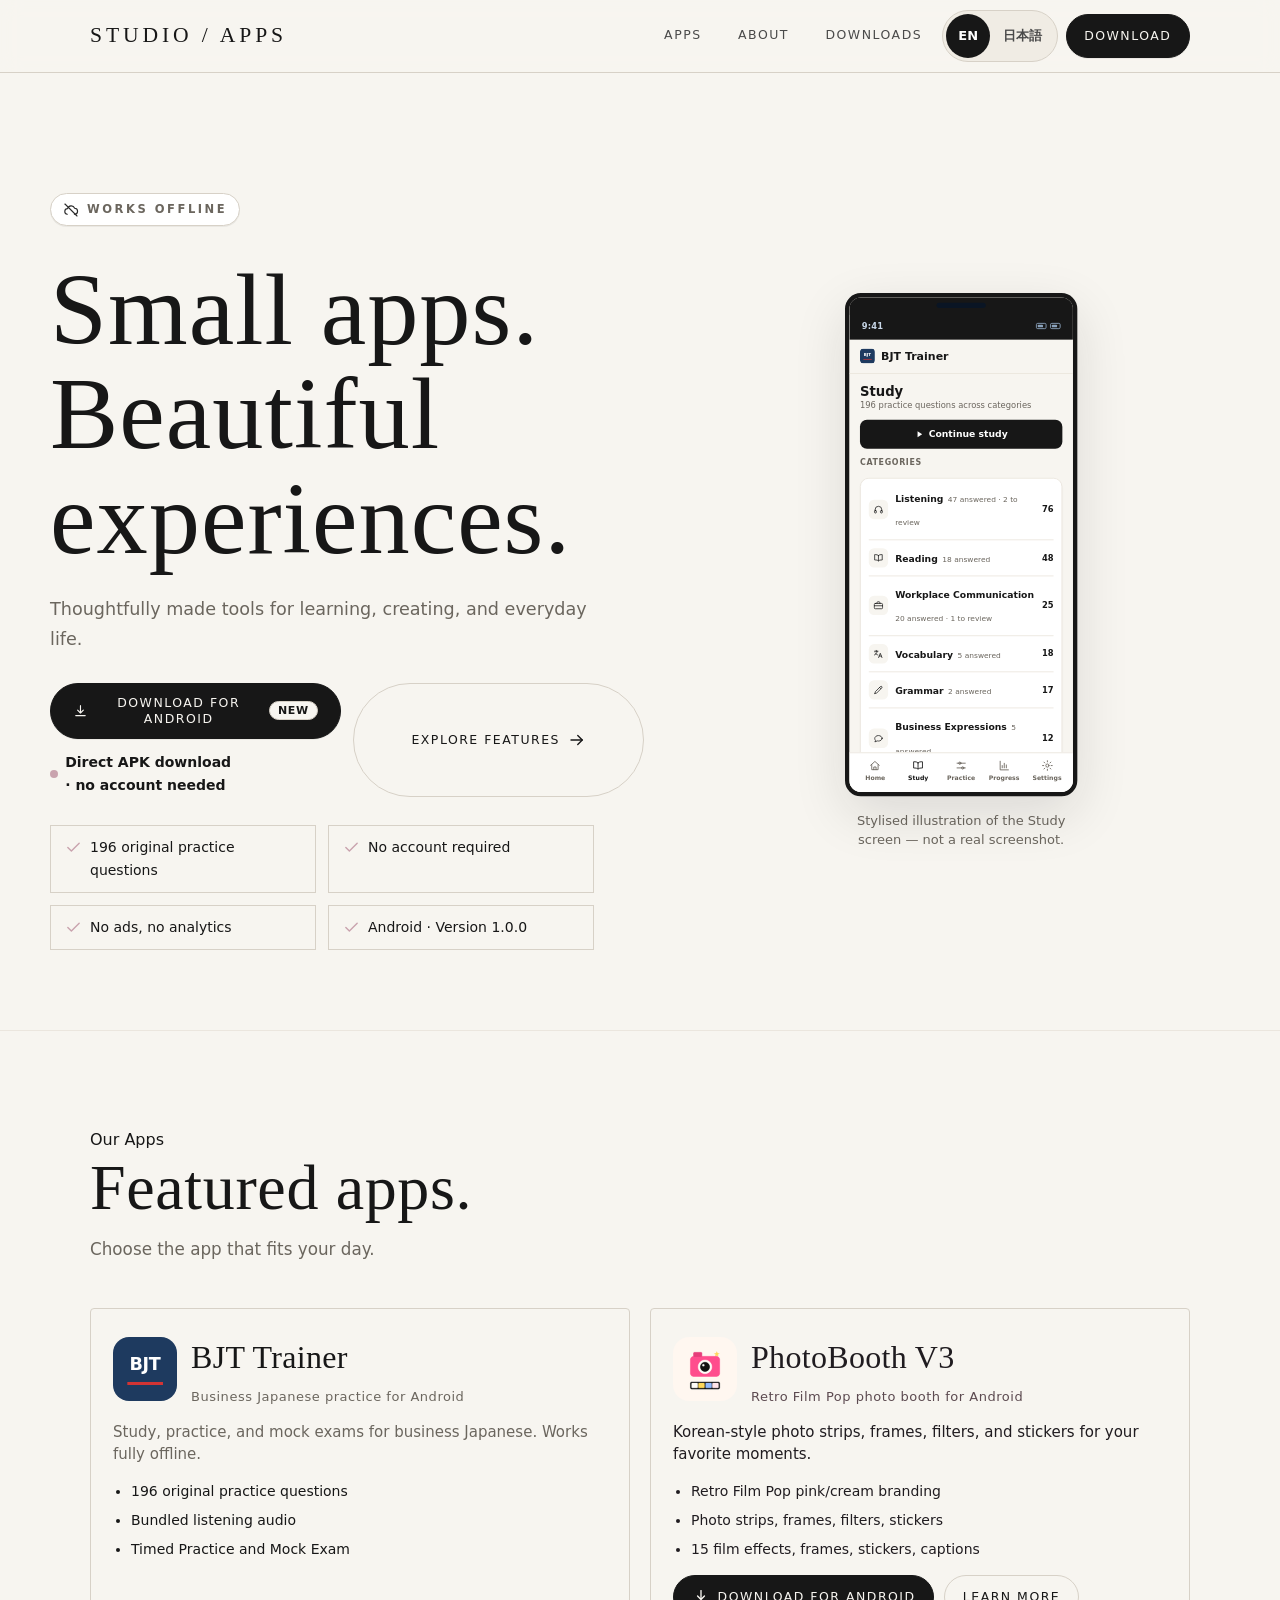
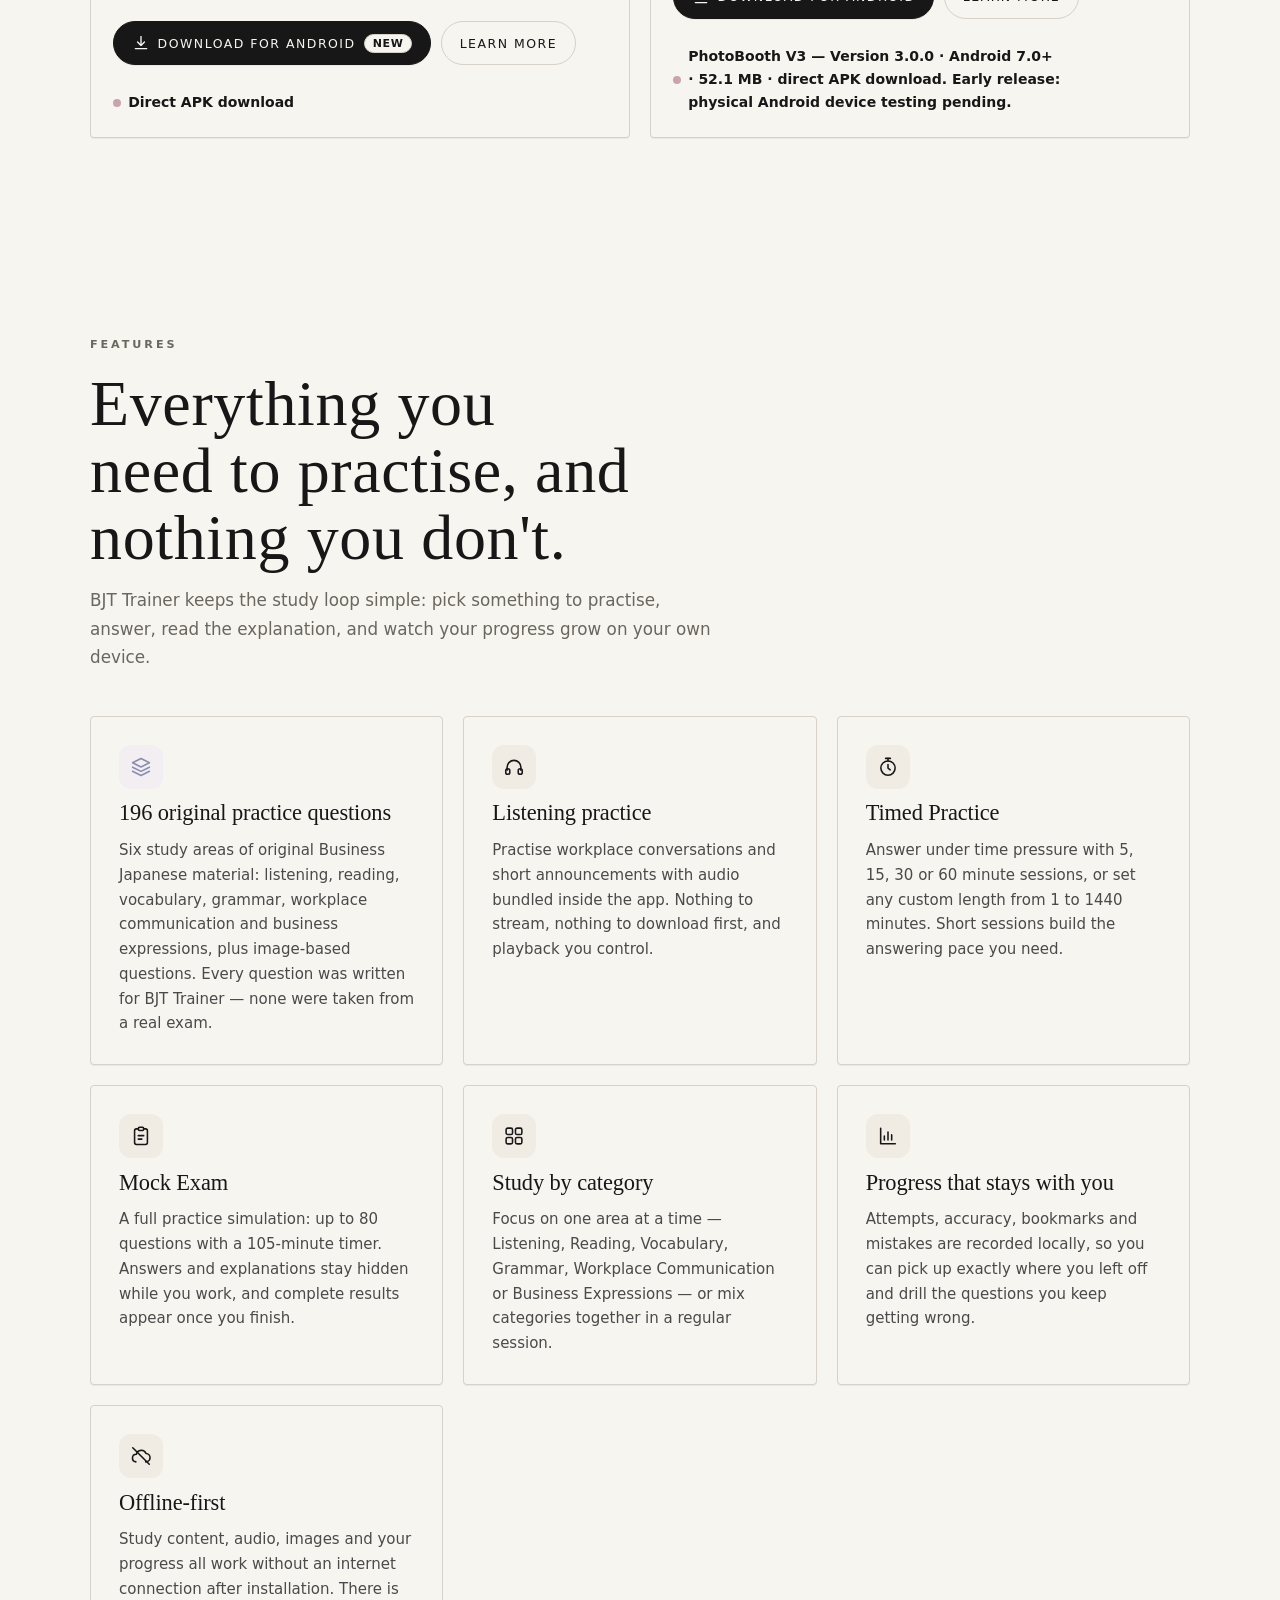
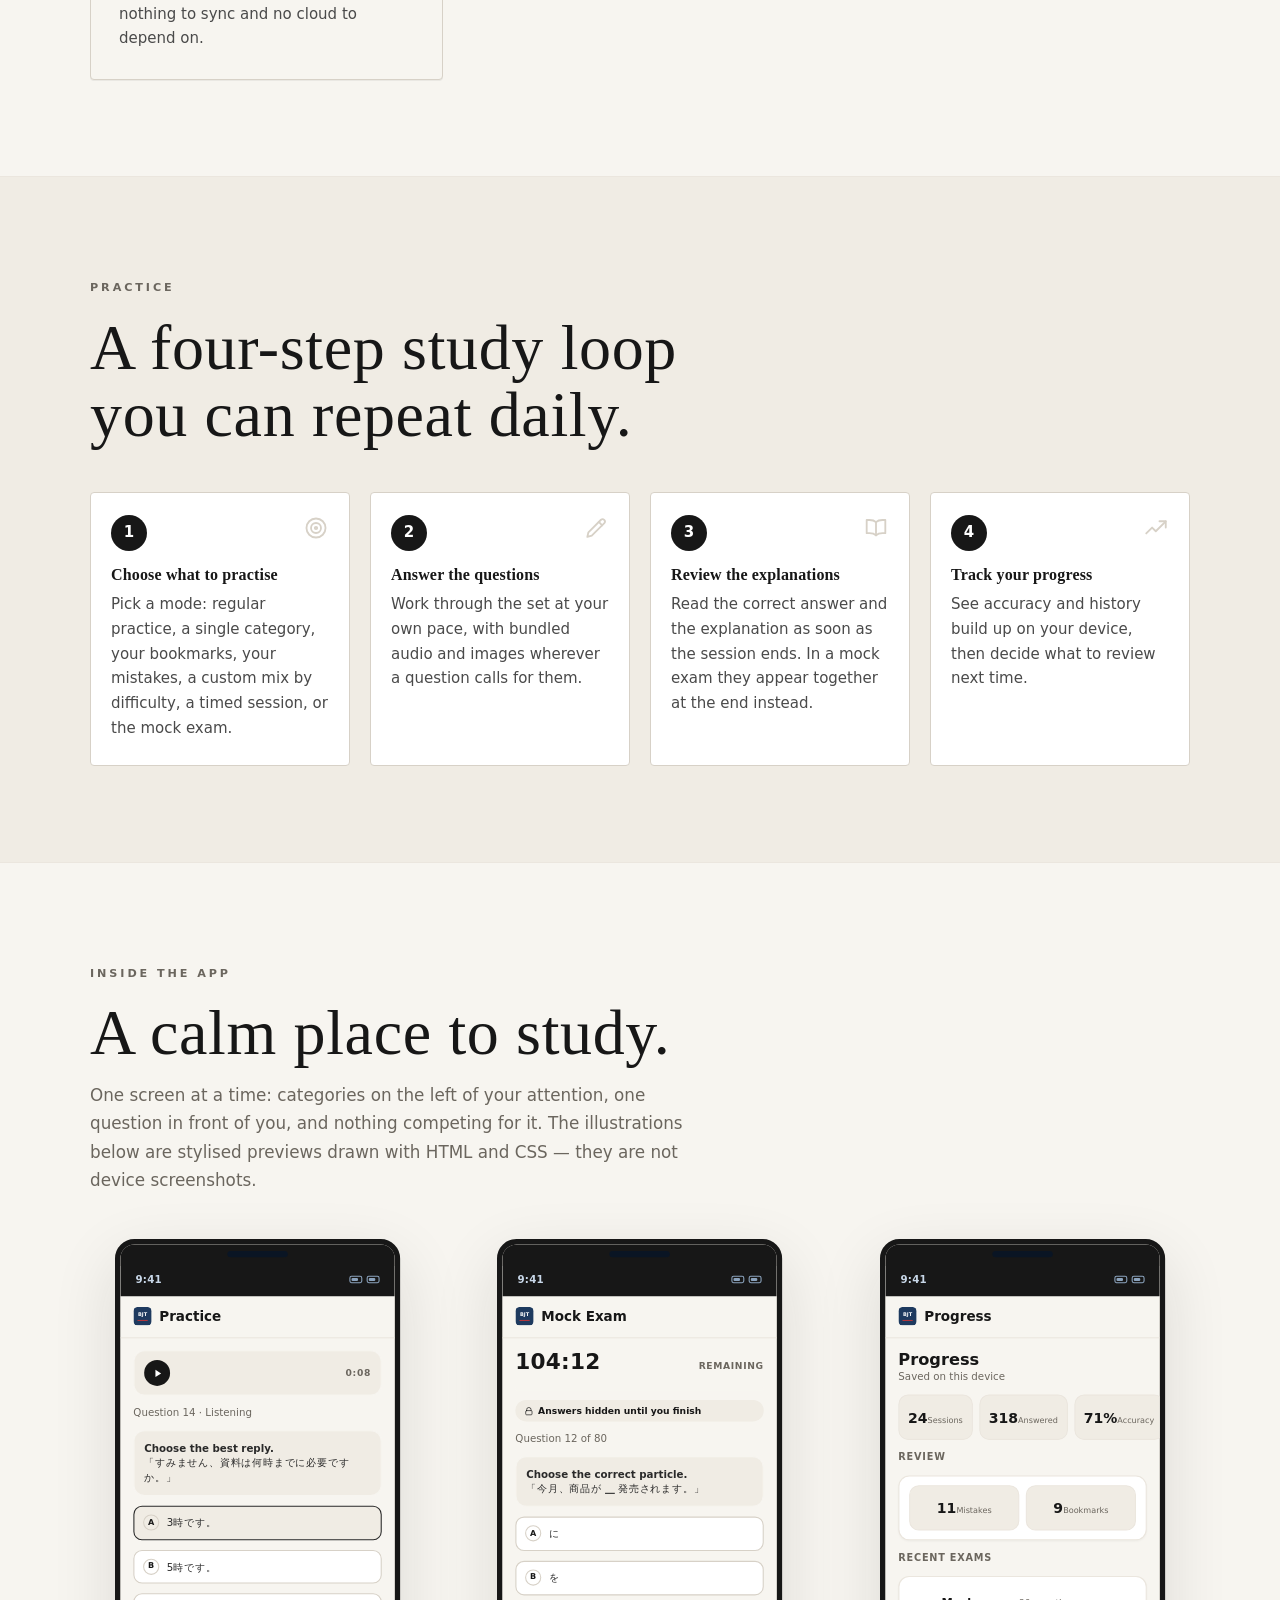
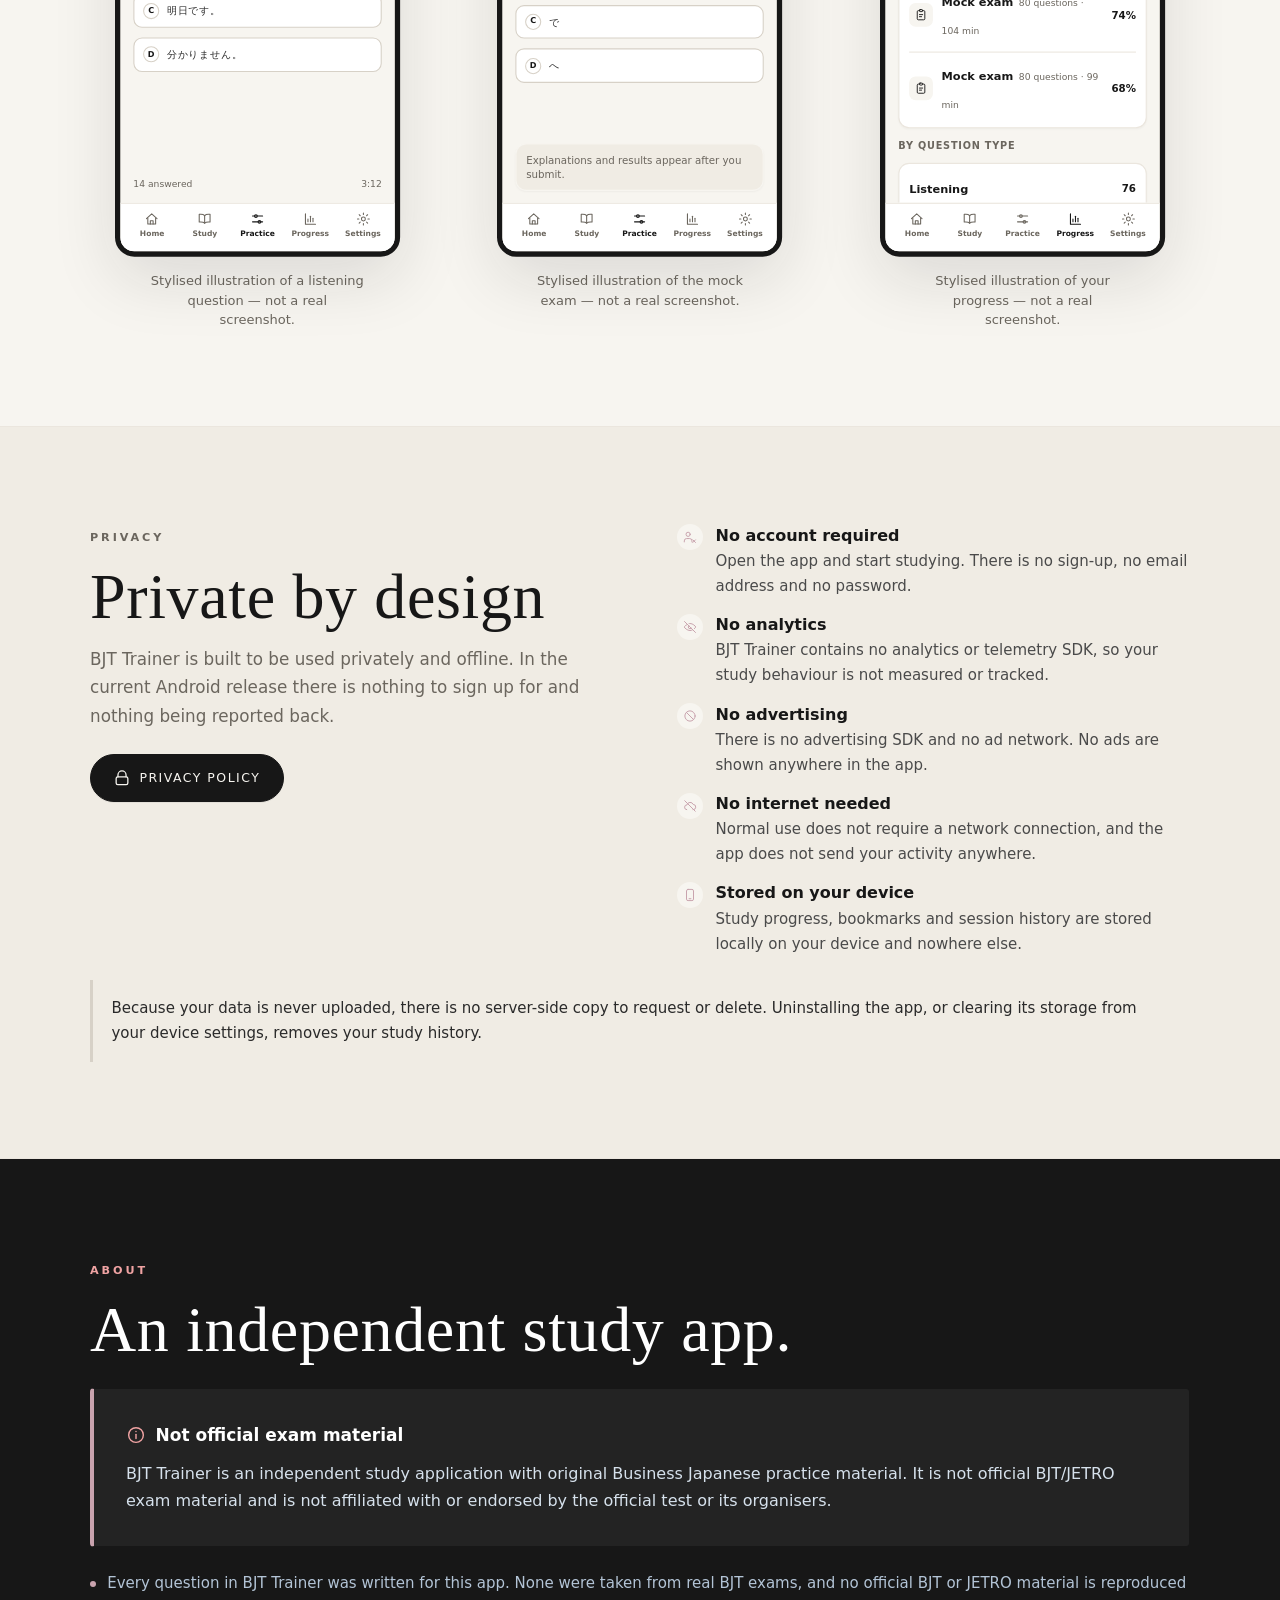
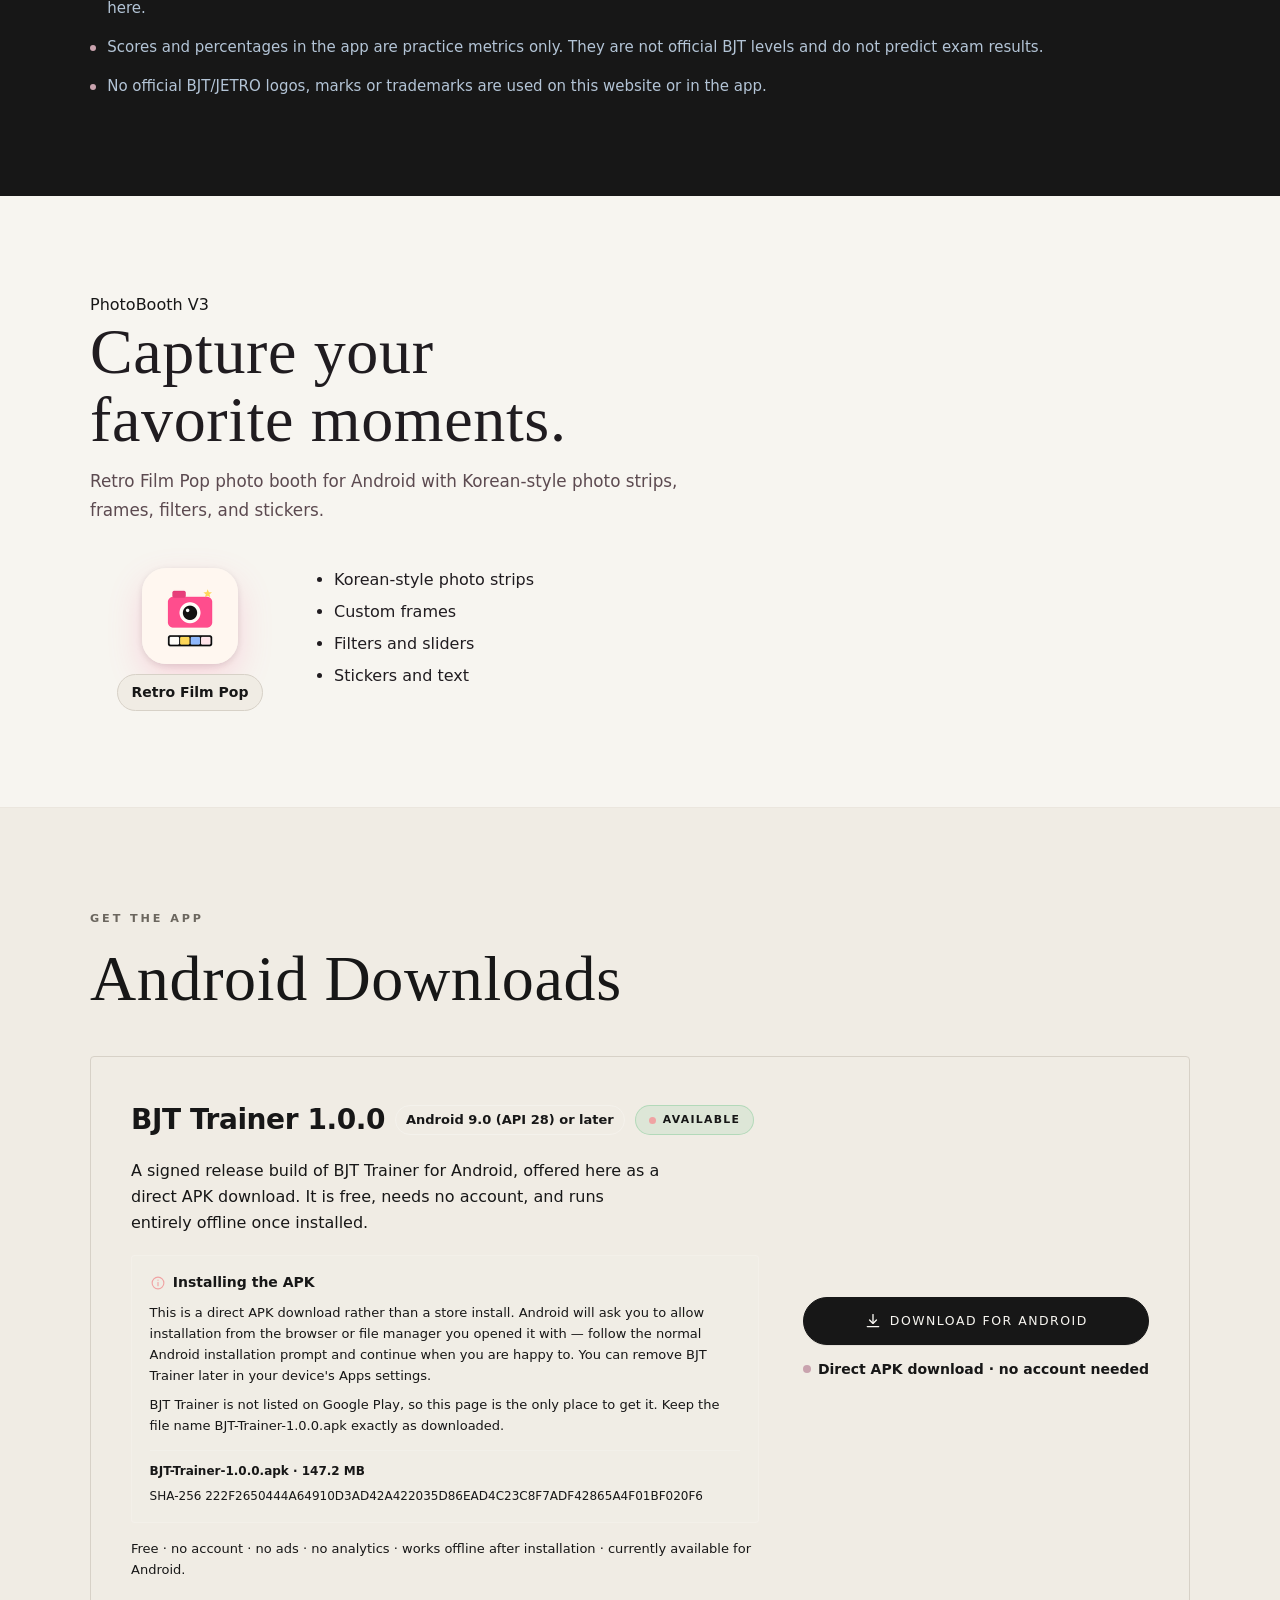
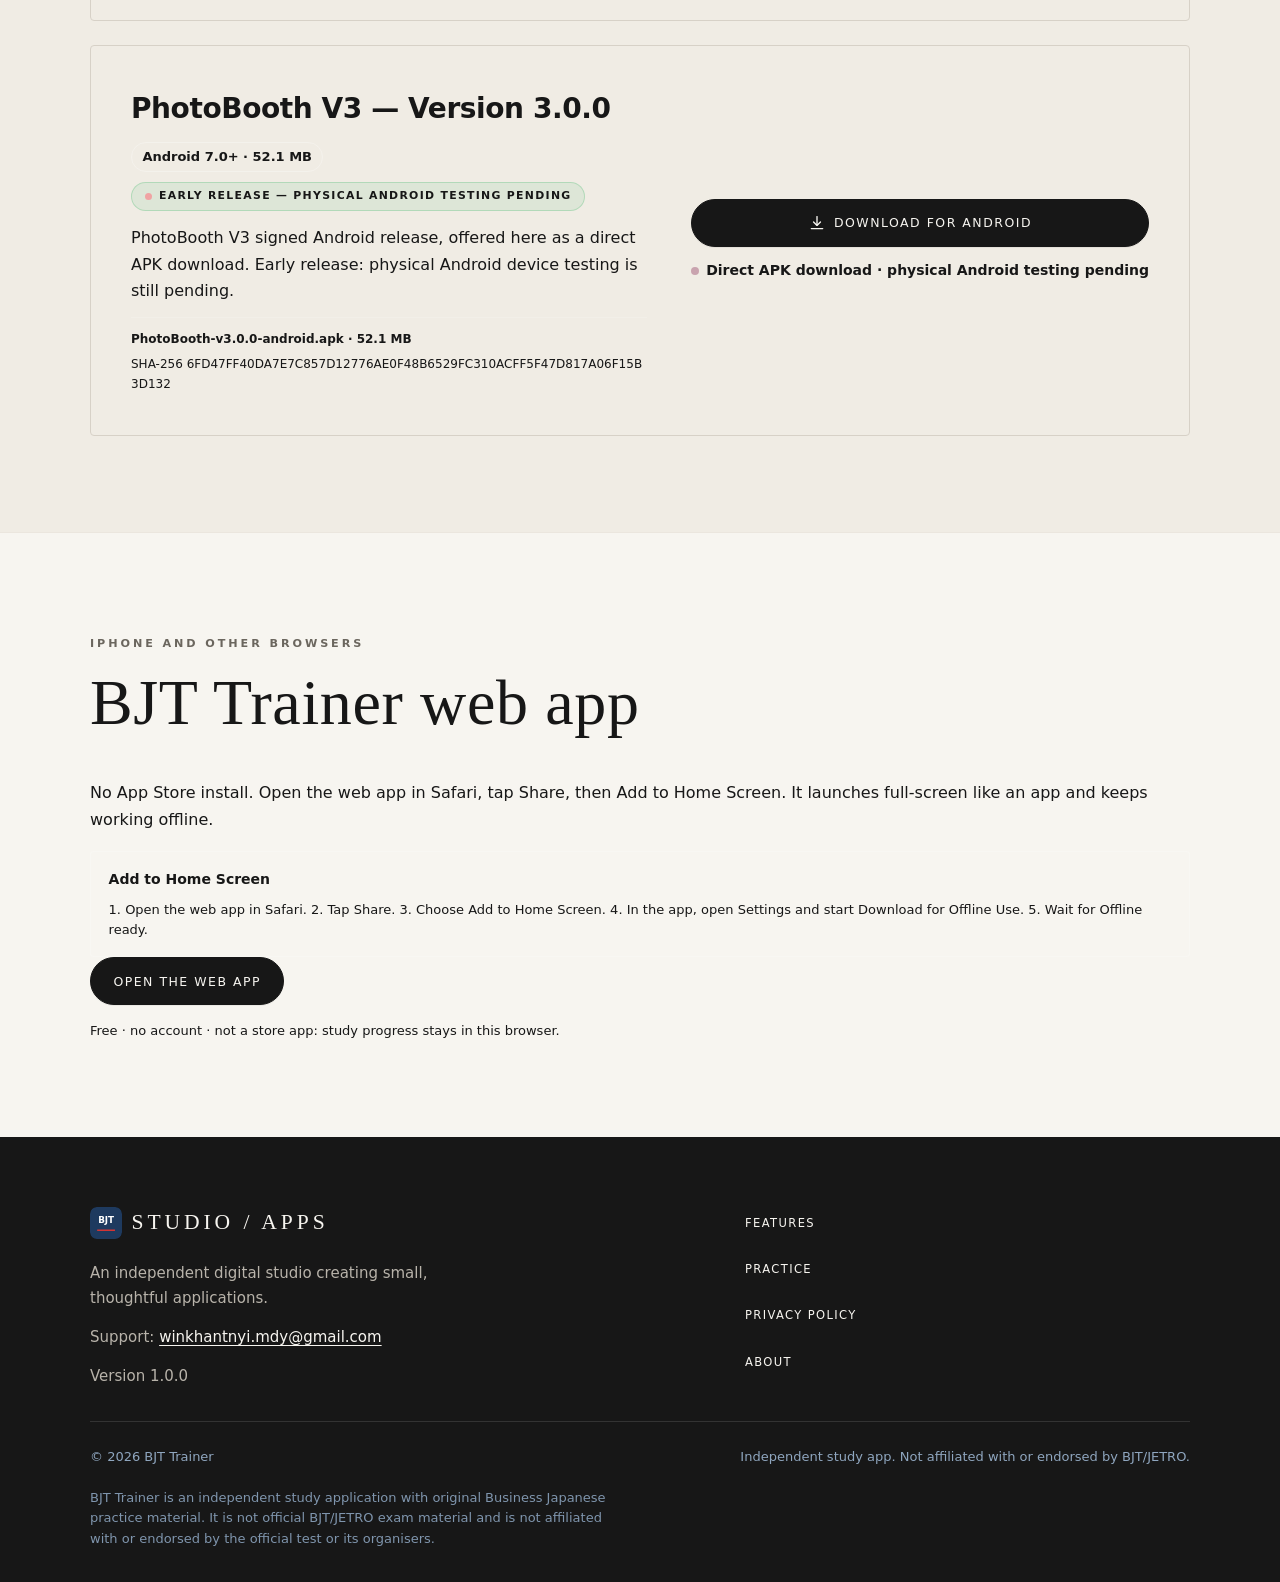
<file: index.html>
<!DOCTYPE html>
<html lang="en">
<head>
<meta charset="utf-8">
<meta name="viewport" content="width=device-width, initial-scale=1, viewport-fit=cover">
<title>STUDIO / APPS — BJT Trainer</title>
<meta name="description" content="STUDIO / APPS. An independent digital studio creating small, thoughtful apps: BJT Trainer and PhotoBooth.">
<meta name="theme-color" content="#F7F5F0">
<meta name="color-scheme" content="light">
<meta name="format-detection" content="telephone=no">
<!-- Absolute production origin. Update this one value (and the matching
     og:url / og:image below, plus privacy.html) if the site moves domains. -->
<link rel="canonical" href="https://bjt-trainer.netlify.app/">
<link rel="icon" href="assets/icons/icon.svg" type="image/svg+xml">
<link rel="alternate icon" href="assets/icons/favicon-32.png" sizes="32x32" type="image/png">
<link rel="apple-touch-icon" href="assets/icons/apple-touch-icon.png">
<link rel="manifest" href="assets/site.webmanifest">
<meta name="apple-mobile-web-app-title" content="BJT Trainer">
<meta name="application-name" content="BJT Trainer">

<meta property="og:type" content="website">
<meta property="og:site_name" content="BJT Trainer">
<meta property="og:title" content="STUDIO / APPS  ESmall apps. Beautiful experiences.">
<meta property="og:description" content="An independent digital studio creating small, thoughtful apps: BJT Trainer and PhotoBooth.">
<meta property="og:locale" content="en_US">
<meta property="og:locale:alternate" content="ja_JP">
<meta name="twitter:card" content="summary">
<meta property="og:image" content="https://bjt-trainer.netlify.app/assets/icons/og-image.png">
<meta property="og:image:alt" content="BJT Trainer — Business Japanese practice app">
<meta property="og:url" content="https://bjt-trainer.netlify.app/">

<link rel="stylesheet" href="css/styles.css">
</head>

<body
  data-title-en="STUDIO / APPS — BJT Trainer"
  data-title-ja="STUDIO / APPS — BJT Trainer"
  data-og-title-ja="BJT Trainer — ビジネス日本語を、いつでもどこでも"
  data-og-desc-ja="オリジナルのビジネス日本語練習問題196問、音声教材、制限時間練習、モック試験。オフラインで動作し、アカウントも広告も解析もありません。">

<a class="skip-link" href="#main">
  <span class="i18n__en">Skip to main content</span><span class="i18n__ja">本文へスキップ</span>
</a>

<!-- ===================================================== icon sprite -->
<svg class="sprite" width="0" height="0" aria-hidden="true" focusable="false" style="position:absolute">
<defs>
  <g id="ico-base" fill="none" stroke="currentColor" stroke-width="1.7" stroke-linecap="round" stroke-linejoin="round"></g>
</defs>
<symbol id="i-check" viewBox="0 0 24 24" fill="none" stroke="currentColor" stroke-width="2" stroke-linecap="round" stroke-linejoin="round"><path d="M20 6 9 17l-5-5"/></symbol>
<symbol id="i-check-circle" viewBox="0 0 24 24" fill="none" stroke="currentColor" stroke-width="1.7" stroke-linecap="round" stroke-linejoin="round"><circle cx="12" cy="12" r="9"/><path d="m8.5 12.2 2.4 2.4 4.6-4.9"/></symbol>
<symbol id="i-offline" viewBox="0 0 24 24" fill="none" stroke="currentColor" stroke-width="1.7" stroke-linecap="round" stroke-linejoin="round"><path d="M6.4 18.4a4.2 4.2 0 0 1 .5-8.37A5.6 5.6 0 0 1 17.5 9.3a4 4 0 0 1-.4 9.1"/><path d="M3 3 21 21"/></symbol>
<symbol id="i-layers" viewBox="0 0 24 24" fill="none" stroke="currentColor" stroke-width="1.7" stroke-linecap="round" stroke-linejoin="round"><path d="M12 2.8 2.8 7.4 12 12l9.2-4.6L12 2.8Z"/><path d="m2.8 12.2 9.2 4.6 9.2-4.6"/><path d="m2.8 16.6 9.2 4.6 9.2-4.6"/></symbol>
<symbol id="i-headphones" viewBox="0 0 24 24" fill="none" stroke="currentColor" stroke-width="1.7" stroke-linecap="round" stroke-linejoin="round"><path d="M4.5 15.5v-3.2a7.5 7.5 0 0 1 15 0v3.2"/><rect x="3" y="14" width="4.4" height="6" rx="2.1"/><rect x="16.6" y="14" width="4.4" height="6" rx="2.1"/></symbol>
<symbol id="i-timer" viewBox="0 0 24 24" fill="none" stroke="currentColor" stroke-width="1.7" stroke-linecap="round" stroke-linejoin="round"><circle cx="12" cy="13.2" r="7.8"/><path d="M12 9.4v3.8l2.4 1.9"/><path d="M9.4 2.6h5.2"/><path d="M12 2.6v2.8"/></symbol>
<symbol id="i-clipboard" viewBox="0 0 24 24" fill="none" stroke="currentColor" stroke-width="1.7" stroke-linecap="round" stroke-linejoin="round"><path d="M9.2 4.2H7a2 2 0 0 0-2 2v13a2 2 0 0 0 2 2h10a2 2 0 0 0 2-2v-13a2 2 0 0 0-2-2h-2.2"/><rect x="9.2" y="2.4" width="5.6" height="3.6" rx="1"/><path d="M9 11.6h6"/><path d="M9 15.4h4"/></symbol>
<symbol id="i-grid" viewBox="0 0 24 24" fill="none" stroke="currentColor" stroke-width="1.7" stroke-linecap="round" stroke-linejoin="round"><rect x="3.4" y="3.4" width="7" height="7" rx="1.8"/><rect x="13.6" y="3.4" width="7" height="7" rx="1.8"/><rect x="3.4" y="13.6" width="7" height="7" rx="1.8"/><rect x="13.6" y="13.6" width="7" height="7" rx="1.8"/></symbol>
<symbol id="i-chart" viewBox="0 0 24 24" fill="none" stroke="currentColor" stroke-width="1.7" stroke-linecap="round" stroke-linejoin="round"><path d="M4 3.6v16.8h16"/><path d="M8 16.4V12"/><path d="M12 16.4V7.6"/><path d="M16 16.4v-5.6"/></symbol>
<symbol id="i-shield" viewBox="0 0 24 24" fill="none" stroke="currentColor" stroke-width="1.7" stroke-linecap="round" stroke-linejoin="round"><path d="M12 2.8 5 5.8v5.4c0 4.2 2.8 7.9 7 9.3 4.2-1.4 7-5.1 7-9.3V5.8l-7-3Z"/><path d="m9.2 11.8 2 2 3.6-3.9"/></symbol>
<symbol id="i-user-x" viewBox="0 0 24 24" fill="none" stroke="currentColor" stroke-width="1.7" stroke-linecap="round" stroke-linejoin="round"><path d="M15.4 20.4v-1.7a4 4 0 0 0-4-4H6.2a4 4 0 0 0-4 4v1.7"/><circle cx="8.8" cy="7.4" r="3.6"/><path d="m16.8 16.8 4.6 4.6"/><path d="m21.4 16.8-4.6 4.6"/></symbol>
<symbol id="i-ban" viewBox="0 0 24 24" fill="none" stroke="currentColor" stroke-width="1.7" stroke-linecap="round" stroke-linejoin="round"><circle cx="12" cy="12" r="8.8"/><path d="m5.8 5.8 12.4 12.4"/></symbol>
<symbol id="i-eye-off" viewBox="0 0 24 24" fill="none" stroke="currentColor" stroke-width="1.7" stroke-linecap="round" stroke-linejoin="round"><path d="M2.6 2.6 21.4 21.4"/><path d="M10.4 6.1A9.6 9.6 0 0 1 12 6c5 0 9 4.4 10 6-.4.6-1.2 1.7-2.5 2.8"/><path d="M6.4 8.2C3.7 9.7 2.3 11.3 2 12c1 1.6 5 6 10 6 1.5 0 2.9-.4 4.1-1"/><path d="M9.8 9.9a3 3 0 0 0 4.3 4.2"/></symbol>
<symbol id="i-phone" viewBox="0 0 24 24" fill="none" stroke="currentColor" stroke-width="1.7" stroke-linecap="round" stroke-linejoin="round"><rect x="6" y="2.4" width="12" height="19.2" rx="2.6"/><path d="M10.4 18.4h3.2"/></symbol>
<symbol id="i-target" viewBox="0 0 24 24" fill="none" stroke="currentColor" stroke-width="1.7" stroke-linecap="round" stroke-linejoin="round"><circle cx="12" cy="12" r="8.8"/><circle cx="12" cy="12" r="4.6"/><circle cx="12" cy="12" r="1.1"/></symbol>
<symbol id="i-pen" viewBox="0 0 24 24" fill="none" stroke="currentColor" stroke-width="1.7" stroke-linecap="round" stroke-linejoin="round"><path d="M4 20.2 5 16 16.6 4.4a2.2 2.2 0 0 1 3.1 3.1L8.1 19 4 20.2Z"/><path d="m14.6 6.4 3.1 3.1"/></symbol>
<symbol id="i-book" viewBox="0 0 24 24" fill="none" stroke="currentColor" stroke-width="1.7" stroke-linecap="round" stroke-linejoin="round"><path d="M12 6.6S10 4.6 6 4.6H3.4v12.2H6c4 0 6 2 6 2s2-2 6-2h2.6V4.6H18c-4 0-6 2-6 2Z"/><path d="M12 6.6v12.2"/></symbol>
<symbol id="i-trend" viewBox="0 0 24 24" fill="none" stroke="currentColor" stroke-width="1.7" stroke-linecap="round" stroke-linejoin="round"><path d="m3 17 5.4-5.4 3.4 3.4L21 5.8"/><path d="M15.2 5.8H21v5.8"/></symbol>
<symbol id="i-info" viewBox="0 0 24 24" fill="none" stroke="currentColor" stroke-width="1.7" stroke-linecap="round" stroke-linejoin="round"><circle cx="12" cy="12" r="8.8"/><path d="M12 11.2v5"/><path d="M12 7.7h.01"/></symbol>
<symbol id="i-alert" viewBox="0 0 24 24" fill="none" stroke="currentColor" stroke-width="1.7" stroke-linecap="round" stroke-linejoin="round"><path d="M12 3.6 2.6 20.4h18.8L12 3.6Z"/><path d="M12 9.6v4.4"/><path d="M12 17.4h.01"/></symbol>
<symbol id="i-arrow-right" viewBox="0 0 24 24" fill="none" stroke="currentColor" stroke-width="1.8" stroke-linecap="round" stroke-linejoin="round"><path d="M4 12h15"/><path d="m13 6 6 6-6 6"/></symbol>
<symbol id="i-arrow-left" viewBox="0 0 24 24" fill="none" stroke="currentColor" stroke-width="1.8" stroke-linecap="round" stroke-linejoin="round"><path d="M20 12H5"/><path d="m11 18-6-6 6-6"/></symbol>
<symbol id="i-play" viewBox="0 0 24 24" fill="currentColor"><path d="M7.5 4.6 19 12 7.5 19.4V4.6Z"/></symbol>
<symbol id="i-download" viewBox="0 0 24 24" fill="none" stroke="currentColor" stroke-width="1.8" stroke-linecap="round" stroke-linejoin="round"><path d="M12 3.4v11.2"/><path d="m7.4 10.6 4.6 4.6 4.6-4.6"/><path d="M4.4 19.4h15.2"/></symbol>
<symbol id="i-lock" viewBox="0 0 24 24" fill="none" stroke="currentColor" stroke-width="1.7" stroke-linecap="round" stroke-linejoin="round"><path d="M6.6 10.4V8a5.4 5.4 0 0 1 10.8 0v2.4"/><rect x="4.2" y="10.4" width="15.6" height="10.4" rx="2.2"/></symbol>
<symbol id="i-mail" viewBox="0 0 24 24" fill="none" stroke="currentColor" stroke-width="1.7" stroke-linecap="round" stroke-linejoin="round"><rect x="2.6" y="4.8" width="18.8" height="14.4" rx="2.2"/><path d="m3.6 7 8.4 5.6L20.4 7"/></symbol>
<symbol id="i-chat" viewBox="0 0 24 24" fill="none" stroke="currentColor" stroke-width="1.7" stroke-linecap="round" stroke-linejoin="round"><path d="M20.4 11.8c0 3.6-3.8 6.5-8.4 6.5-.9 0-1.8-.1-2.6-.3L4 20.2l1.3-3.5a6.6 6.6 0 0 1-1.7-4.4c0-3.6 3.8-6.5 8.4-6.5s8.4 2.9 8.4 6.5Z"/></symbol>
<symbol id="i-briefcase" viewBox="0 0 24 24" fill="none" stroke="currentColor" stroke-width="1.7" stroke-linecap="round" stroke-linejoin="round"><rect x="2.6" y="7.6" width="18.8" height="12" rx="2.2"/><path d="M8.6 7.6V5.8a2 2 0 0 1 2-2h2.8a2 2 0 0 1 2 2v1.8"/><path d="M2.6 12.8h18.8"/></symbol>
<symbol id="i-translate" viewBox="0 0 24 24" fill="none" stroke="currentColor" stroke-width="1.7" stroke-linecap="round" stroke-linejoin="round"><path d="M3 6.2h8"/><path d="M7 4.2v2"/><path d="M9 6.2c0 4-2.9 7.4-6 8.4"/><path d="M4.8 10.2c1.4 2.4 3.4 3.9 5.8 4.4"/><path d="m12.4 20.6 3.8-9.8 3.8 9.8"/><path d="M13.9 17.2h4.6"/></symbol>
<symbol id="i-home" viewBox="0 0 24 24" fill="none" stroke="currentColor" stroke-width="1.7" stroke-linecap="round" stroke-linejoin="round"><path d="m3.6 11.4 8.4-7.4 8.4 7.4"/><path d="M5.8 10.4V20h12.4v-9.6"/><path d="M9.8 20v-5.2h4.4V20"/></symbol>
<symbol id="i-sliders" viewBox="0 0 24 24" fill="none" stroke="currentColor" stroke-width="1.7" stroke-linecap="round" stroke-linejoin="round"><path d="M4 7.4h16"/><path d="M4 16.6h16"/><circle cx="9.4" cy="7.4" r="2.2"/><circle cx="15" cy="16.6" r="2.2"/></symbol>
<symbol id="i-gear" viewBox="0 0 24 24" fill="none" stroke="currentColor" stroke-width="1.7" stroke-linecap="round" stroke-linejoin="round"><circle cx="12" cy="12" r="3.1"/><path d="M12 2.6v2.2M12 19.2v2.2M2.6 12h2.2M19.2 12h2.2M5.3 5.3l1.6 1.6M17.1 17.1l1.6 1.6M18.7 5.3l-1.6 1.6M6.9 17.1l-1.6 1.6"/></symbol>
<symbol id="i-logo" viewBox="0 0 100 100">
  <rect width="100" height="100" rx="20" fill="#1E3A5F"/>
  <text x="50" y="50.8" text-anchor="middle" fill="#FFFFFF" font-family="Roboto, system-ui, -apple-system, 'Segoe UI', 'Helvetica Neue', Arial, sans-serif" font-size="27.5" font-weight="700" letter-spacing="-0.4">BJT</text>
  <rect x="22.4" y="70.3" width="55.7" height="4.7" fill="#D23434"/>
</symbol>
</svg>

<noscript>
  <p class="noscript-note"><span class="i18n__en">JavaScript is disabled, so this page is shown in English.</span><span class="i18n__ja">JavaScript が無効になっているため、このページは英語で表示されています。</span></p>
</noscript>

<!-- ===================================================== site header -->
<header class="site-header">
  <div class="shell header__bar">
      <a class="brand" href="index.html" aria-label="STUDIO / APPS">
        <span class="brand__name" aria-hidden="true">STUDIO / APPS</span>
    </a>

    <nav class="site-nav" id="site-nav" data-nav aria-label="Primary">
      <ul class="nav__list">
        <li><a class="nav__link" href="#apps" data-nav-link><span class="i18n__en">Apps</span><span class="i18n__ja">アプリ</span></a></li>
        <li><a class="nav__link" href="#about" data-nav-link><span class="i18n__en">About</span><span class="i18n__ja">概要</span></a></li>
        <li><a class="nav__link" href="#downloads" data-nav-link><span class="i18n__en">Downloads</span><span class="i18n__ja">ダウンロード</span></a></li>
      </ul>
      <div class="nav__panel-actions">
        <a class="btn btn--primary btn--sm" href="#downloads" data-nav-link>
          <span class="i18n__en">Download</span><span class="i18n__ja">ダウンロード</span>
        </a>
      </div>
    </nav>

    <div class="header__actions">
      <div class="lang" role="group" aria-label="Language / 言語">
        <button type="button" class="lang__btn" data-lang-btn="en" aria-pressed="true" lang="en" aria-label="Switch to English">EN</button>
        <button type="button" class="lang__btn" data-lang-btn="ja" aria-pressed="false" lang="ja" aria-label="日本語で表示する">日本語</button>
      </div>
      <a class="btn btn--primary btn--sm header__download" href="#downloads" data-nav-link>
        <span class="i18n__en">Download</span><span class="i18n__ja">ダウンロード</span>
      </a>
      <button type="button" class="nav-toggle" data-nav-toggle aria-expanded="false" aria-controls="site-nav">
        <span class="nav-toggle__bars" aria-hidden="true"><span></span></span>
        <span class="nav-toggle__label i18n__en">Menu</span><span class="nav-toggle__label i18n__ja">メニュー</span>
      </button>
    </div>
  </div>
</header>

<p id="lang-status" class="sr-only" aria-live="polite" role="status"></p>

<main id="main">

<!-- ===================================================== hero -->
<section class="hero" id="home" aria-labelledby="hero-title">
  <div class="shell hero__inner">
    <div>
      <p class="hero__badge">
        <svg aria-hidden="true" focusable="false"><use href="#i-offline"></use></svg>
        <span class="i18n__en">Works offline</span><span class="i18n__ja">オフラインで動作</span>
      </p>

      <h1 class="hero__title" id="hero-title">
        <span class="i18n__en">Small apps.<br>Beautiful experiences.</span>
        <span class="i18n__ja">小さなアプリ。<br>美しい体験。</span>
      </h1>

      <p class="hero__lead">
        <span class="i18n__en">Thoughtfully made tools for learning, creating, and everyday life.</span>
        <span class="i18n__ja">学び、創造、そして日々のために、丁寧に作られたツール。</span>
      </p>

      <div class="hero__actions">
        <div class="hero__cta">
          <button type="button" class="btn btn--primary" data-download-btn aria-disabled="true" aria-describedby="hero-download-note">
            <svg aria-hidden="true" focusable="false" width="18" height="18"><use href="#i-download"></use></svg>
            <span class="i18n__en">Download for Android</span><span class="i18n__ja">Android 版をダウンロード</span>
            <span class="btn__tag" data-dl="ready"><span class="i18n__en">New</span><span class="i18n__ja">新着</span></span>
          </button>
  <p class="download__note" id="hero-download-note" data-dl="pending">
    <span class="i18n__en">Android download coming soon</span><span class="i18n__ja">Android 版は準備中です</span>
  </p>
      <p class="download__note" data-dl="ready">
        <span class="i18n__en">Direct APK download · no account needed</span><span class="i18n__ja">APK の直接ダウンロード · アカウント不要</span>
      </p>
        </div>

        <a class="btn btn--ghost hero__cta" href="#bjt">
          <span class="i18n__en">Explore features</span><span class="i18n__ja">機能を見る</span>
          <svg aria-hidden="true" focusable="false" width="18" height="18"><use href="#i-arrow-right"></use></svg>
        </a>
      </div>

      <ul class="hero__facts">
        <li class="hero__fact">
          <svg aria-hidden="true" focusable="false"><use href="#i-check"></use></svg>
          <span class="i18n__en">196 original practice questions</span><span class="i18n__ja">オリジナルの練習問題196問</span>
        </li>
        <li class="hero__fact">
          <svg aria-hidden="true" focusable="false"><use href="#i-check"></use></svg>
          <span class="i18n__en">No account required</span><span class="i18n__ja">アカウントは不要</span>
        </li>
        <li class="hero__fact">
          <svg aria-hidden="true" focusable="false"><use href="#i-check"></use></svg>
          <span class="i18n__en">No ads, no analytics</span><span class="i18n__ja">広告・アクセス解析なし</span>
        </li>
        <li class="hero__fact">
          <svg aria-hidden="true" focusable="false"><use href="#i-check"></use></svg>
          <span class="i18n__en">Android · Version <span data-config="version">1.0.0</span></span>
          <span class="i18n__ja">Android · バージョン <span data-config="version">1.0.0</span></span>
        </li>
      </ul>
    </div>

    <!-- Stylised HTML/CSS illustration of the app. Not a real screenshot.
         To swap in real device screenshots, see README.md. -->
    <div class="preview__item">
      <div class="phone-slot">
        <div class="phone" role="img"
             aria-label="Illustration of the BJT Trainer Study screen showing six study categories with per-category progress.">
          <div class="phone__notch" aria-hidden="true"></div>
          <div class="phone__screen">
            <div class="mock-statusbar" aria-hidden="true">
              <span>9:41</span>
              <span class="mock-statusbar__icons"><span></span><span></span></span>
            </div>
            <div class="mock-appbar">
              <svg aria-hidden="true" focusable="false"><use href="#i-logo"></use></svg>
              <span>BJT Trainer</span>
            </div>
            <div class="mock-body">
              <div>
                <p class="mock-h">Study</p>
                <p class="mock-sub">196 practice questions across categories</p>
              </div>
              <div class="mock-btn">
                <svg aria-hidden="true" focusable="false"><use href="#i-play"></use></svg>
                <span>Continue study</span>
              </div>
              <p class="mock-section-label">Categories</p>
              <div class="mock-card" style="padding:2px 9px">
                <div class="mock-row">
                  <span class="mock-row__icon"><svg aria-hidden="true" focusable="false"><use href="#i-headphones"></use></svg></span>
                  <span class="mock-row__text">
                    <span class="mock-row__title">Listening</span>
                    <span class="mock-row__meta">47 answered · 2 to review</span>
                    <span class="mock-bar"><span class="mock-bar__fill" style="width:62%"></span></span>
                  </span>
                  <span class="mock-row__count">76</span>
                </div>
                <div class="mock-row">
                  <span class="mock-row__icon"><svg aria-hidden="true" focusable="false"><use href="#i-book"></use></svg></span>
                  <span class="mock-row__text">
                    <span class="mock-row__title">Reading</span>
                    <span class="mock-row__meta">18 answered</span>
                    <span class="mock-bar"><span class="mock-bar__fill" style="width:38%"></span></span>
                  </span>
                  <span class="mock-row__count">48</span>
                </div>
                <div class="mock-row">
                  <span class="mock-row__icon"><svg aria-hidden="true" focusable="false"><use href="#i-briefcase"></use></svg></span>
                  <span class="mock-row__text">
                    <span class="mock-row__title">Workplace Communication</span>
                    <span class="mock-row__meta">20 answered · 1 to review</span>
                    <span class="mock-bar"><span class="mock-bar__fill" style="width:80%"></span></span>
                  </span>
                  <span class="mock-row__count">25</span>
                </div>
                <div class="mock-row">
                  <span class="mock-row__icon"><svg aria-hidden="true" focusable="false"><use href="#i-translate"></use></svg></span>
                  <span class="mock-row__text">
                    <span class="mock-row__title">Vocabulary</span>
                    <span class="mock-row__meta">5 answered</span>
                    <span class="mock-bar"><span class="mock-bar__fill" style="width:28%"></span></span>
                  </span>
                  <span class="mock-row__count">18</span>
                </div>
                <div class="mock-row">
                  <span class="mock-row__icon"><svg aria-hidden="true" focusable="false"><use href="#i-pen"></use></svg></span>
                  <span class="mock-row__text">
                    <span class="mock-row__title">Grammar</span>
                    <span class="mock-row__meta">2 answered</span>
                    <span class="mock-bar"><span class="mock-bar__fill" style="width:12%"></span></span>
                  </span>
                  <span class="mock-row__count">17</span>
                </div>
                <div class="mock-row">
                  <span class="mock-row__icon"><svg aria-hidden="true" focusable="false"><use href="#i-chat"></use></svg></span>
                  <span class="mock-row__text">
                    <span class="mock-row__title">Business Expressions</span>
                    <span class="mock-row__meta">5 answered</span>
                    <span class="mock-bar"><span class="mock-bar__fill" style="width:42%"></span></span>
                  </span>
                  <span class="mock-row__count">12</span>
                </div>
              </div>
            </div>
            <div class="mock-tabbar" aria-hidden="true">
              <span class="mock-tab"><svg><use href="#i-home"></use></svg>Home</span>
              <span class="mock-tab is-active"><svg><use href="#i-book"></use></svg>Study</span>
              <span class="mock-tab"><svg><use href="#i-sliders"></use></svg>Practice</span>
              <span class="mock-tab"><svg><use href="#i-chart"></use></svg>Progress</span>
              <span class="mock-tab"><svg><use href="#i-gear"></use></svg>Settings</span>
            </div>
          </div>
        </div>
      </div>
      <figcaption class="preview__caption">
        <span class="i18n__en">Stylised illustration of the Study screen — not a real screenshot.</span>
        <span class="i18n__ja">Study 画面のイメージ図です。実際のスクリーンショットではありません。</span>
      </figcaption>
    </div>
  </div>
</section>

<!-- ===================================================== features -->
<section class="section" id="apps" aria-labelledby="apps-title">
  <div class="shell">
    <header class="section__head">
      <p class="section__kicker"><span class="i18n__en">Our Apps</span><span class="i18n__ja">アプリ一覧</span></p>
      <h2 class="section__title" id="apps-title"><span class="i18n__en">Featured apps.</span><span class="i18n__ja">二つのアプリ、ひとつのホーム。</span></h2>
      <p class="section__lead"><span class="i18n__en">Choose the app that fits your day.</span><span class="i18n__ja">あなたに合うアプリを選んでください。</span></p>
    </header>

    <div class="apps-grid">
      <article class="app-card app-card--bjt">
        <div class="app-card__head">
          <img class="app-card__icon" src="assets/icons/icon.svg" alt="BJT Trainer" width="72" height="72">
          <div>
            <h3 class="app-card__name"><span class="i18n__en">BJT Trainer</span><span class="i18n__ja">BJT Trainer</span></h3>
            <p class="app-card__tagline"><span class="i18n__en">Business Japanese practice for Android</span><span class="i18n__ja">Android向けビジネス日本語練習</span></p>
          </div>
        </div>
        <p class="app-card__desc"><span class="i18n__en">Study, practice, and mock exams for business Japanese. Works fully offline.</span><span class="i18n__ja">ビジネス日本語の学習、練習、模擬試験ができます。オフラインでも利用できます。</span></p>
        <ul class="app-card__features">
          <li><span class="i18n__en">196 original practice questions</span><span class="i18n__ja">オリジナル練習問題196問</span></li>
          <li><span class="i18n__en">Bundled listening audio</span><span class="i18n__ja">音声教材を収録</span></li>
          <li><span class="i18n__en">Timed Practice and Mock Exam</span><span class="i18n__ja">制限時間練習と模擬試験</span></li>
        </ul>
        <div class="app-card__actions">
          <button type="button" class="btn btn--primary btn--sm" data-download-btn aria-disabled="true" aria-describedby="apps-bjt-download-note">
            <svg aria-hidden="true" focusable="false" width="18" height="18"><use href="#i-download"></use></svg>
            <span class="i18n__en">Download for Android</span><span class="i18n__ja">Android版をダウンロード</span>
            <span class="btn__tag" data-dl="ready"><span class="i18n__en">New</span><span class="i18n__ja">新着</span></span>
          </button>
          <a class="btn btn--ghost btn--sm" href="#bjt"><span class="i18n__en">Learn more</span><span class="i18n__ja">詳しく見る</span></a>
        </div>
        <p class="download__note" id="apps-bjt-download-note" data-dl="pending"><span class="i18n__en">Android download coming soon</span><span class="i18n__ja">Android版は準備中です</span></p>
        <p class="download__note" data-dl="ready"><span class="i18n__en">Direct APK download</span><span class="i18n__ja">APKを直接ダウンロード</span></p>
      </article>

      <article class="app-card app-card--photobooth">
        <div class="app-card__head">
          <img class="app-card__icon" src="assets/icons/photobooth-icon.png" alt="PhotoBooth V3" width="72" height="72">
          <div>
            <h3 class="app-card__name"><span class="i18n__en">PhotoBooth V3</span><span class="i18n__ja">PhotoBooth V3</span></h3>
            <p class="app-card__tagline"><span class="i18n__en">Retro Film Pop photo booth for Android</span><span class="i18n__ja">Retro Film PopのAndroid向け写真ブース</span></p>
          </div>
        </div>
        <p class="app-card__desc"><span class="i18n__en">Korean-style photo strips, frames, filters, and stickers for your favorite moments.</span><span class="i18n__ja">お気に入りの瞬間のための韓国風フォトストリップ、フレーム、フィルター、ステッカー。</span></p>
        <ul class="app-card__features">
          <li><span class="i18n__en">Retro Film Pop pink/cream branding</span><span class="i18n__ja">Retro Film Popのピンク／クリーム</span></li>
          <li><span class="i18n__en">Photo strips, frames, filters, stickers</span><span class="i18n__ja">フォトストリップ、フレーム、フィルター、ステッカー</span></li>
          <li><span class="i18n__en">15 film effects, frames, stickers, captions</span><span class="i18n__ja">15種のフィルムエフェクト、フレーム、ステッカー、キャプション</span></li>
        </ul>
        <div class="app-card__actions">
          <a class="btn btn--primary btn--sm" href="https://github.com/winkhantnyimdy-art/PhotoBooth/releases/download/v3.0.0/PhotoBooth-v3.0.0-android.apk" download="PhotoBooth-v3.0.0-android.apk" rel="noopener">
            <svg aria-hidden="true" focusable="false" width="18" height="18"><use href="#i-download"></use></svg>
            <span class="i18n__en">Download for Android</span><span class="i18n__ja">Android版をダウンロード</span>
          </a>
          <a class="btn btn--ghost btn--sm" href="#photobooth"><span class="i18n__en">Learn more</span><span class="i18n__ja">詳しく見る</span></a>
        </div>
        <p class="download__note"><span class="i18n__en">PhotoBooth V3 — Version 3.0.0 · Android 7.0+ · 52.1 MB · direct APK download. Early release: physical Android device testing pending.</span><span class="i18n__ja">PhotoBooth V3 — Version 3.0.0 · Android 7.0+ · 52.1 MB · APK直接ダウンロード。早期リリースのため、Android実機でのテストは未完了です。</span></p>
      </article>
    </div>
  </div>
</section>

<section class="section" id="bjt" aria-labelledby="features-title">
  <div class="shell">
    <div class="section__head">
      <p class="section__eyebrow">
        <span class="i18n__en">Features</span><span class="i18n__ja">機能</span>
      </p>
      <h2 class="section__title" id="features-title">
        <span class="i18n__en">Everything you need to practise, and nothing you don't.</span>
        <span class="i18n__ja">必要な機能だけ。余計なものはありません。</span>
      </h2>
      <p class="section__lead">
        <span class="i18n__en">BJT Trainer keeps the study loop simple: pick something to practise, answer, read the explanation, and watch your progress grow on your own device.</span>
        <span class="i18n__ja">BJT Trainer は、練習の流れを単純に保ちます。練習する内容を選び、回答し、解説を読み、端末の中で進捗を伸ばしていくだけです。</span>
      </p>
    </div>

    <div class="cards">
      <article class="card card--lead">
        <span class="card__icon card__icon--accent"><svg aria-hidden="true" focusable="false"><use href="#i-layers"></use></svg></span>
        <h3 class="card__title">
          <span class="i18n__en">196 original practice questions</span>
          <span class="i18n__ja">オリジナルの練習問題 196 問</span>
        </h3>
        <p class="card__text">
          <span class="i18n__en">Six study areas of original Business Japanese material: listening, reading, vocabulary, grammar, workplace communication and business expressions, plus image-based questions. Every question was written for BJT Trainer — none were taken from a real exam.</span>
          <span class="i18n__ja">リスニング、読解、語彙、文法、仕事上のコミュニケーション、ビジネス表現の6領域に加え、画像問題も収録しています。すべての問題は BJT Trainer のために書かれたものであり、実際の試験から抜粋したものではありません。</span>
        </p>
      </article>

      <article class="card">
        <span class="card__icon"><svg aria-hidden="true" focusable="false"><use href="#i-headphones"></use></svg></span>
        <h3 class="card__title">
          <span class="i18n__en">Listening practice</span>
          <span class="i18n__ja">リスニング練習</span>
        </h3>
        <p class="card__text">
          <span class="i18n__en">Practise workplace conversations and short announcements with audio bundled inside the app. Nothing to stream, nothing to download first, and playback you control.</span>
          <span class="i18n__ja">仕事の会話や短いアナウンスを、アプリに収録された音声で練習します。ストリーミングも事前のダウンロードも不要で、再生は自分のペースで操作できます。</span>
        </p>
      </article>

      <article class="card">
        <span class="card__icon"><svg aria-hidden="true" focusable="false"><use href="#i-timer"></use></svg></span>
        <h3 class="card__title">
          <span class="i18n__en">Timed Practice</span>
          <span class="i18n__ja">タイマープラクティス</span>
        </h3>
        <p class="card__text">
          <span class="i18n__en">Answer under time pressure with 5, 15, 30 or 60 minute sessions, or set any custom length from 1 to 1440 minutes. Short sessions build the answering pace you need.</span>
          <span class="i18n__ja">5分・15分・30分・60分のプリセットに加え、1分〜1440分の任意の時間を設定できます。短い時間を重ねることで、回答にかかる時間に慣れていきます。</span>
        </p>
      </article>

      <article class="card">
        <span class="card__icon"><svg aria-hidden="true" focusable="false"><use href="#i-clipboard"></use></svg></span>
        <h3 class="card__title">
          <span class="i18n__en">Mock Exam</span>
          <span class="i18n__ja">モック試験</span>
        </h3>
        <p class="card__text">
          <span class="i18n__en">A full practice simulation: up to 80 questions with a 105-minute timer. Answers and explanations stay hidden while you work, and complete results appear once you finish.</span>
          <span class="i18n__ja">最大80問・105分の模擬試験です。作答中は解答も解説も表示せず、終了後に結果と解説がまとめて表示されます。</span>
        </p>
      </article>

      <article class="card">
        <span class="card__icon"><svg aria-hidden="true" focusable="false"><use href="#i-grid"></use></svg></span>
        <h3 class="card__title">
          <span class="i18n__en">Study by category</span>
          <span class="i18n__ja">カテゴリー別に学習</span>
        </h3>
        <p class="card__text">
          <span class="i18n__en">Focus on one area at a time — Listening, Reading, Vocabulary, Grammar, Workplace Communication or Business Expressions — or mix categories together in a regular session.</span>
          <span class="i18n__ja">リスニング、読解、語彙、文法、仕事上のコミュニケーション、ビジネス表現。1つの分野に集中して練習することも、通常のセッションでいくつかの分野を混ぜて練習することもできます。</span>
        </p>
      </article>

      <article class="card">
        <span class="card__icon"><svg aria-hidden="true" focusable="false"><use href="#i-chart"></use></svg></span>
        <h3 class="card__title">
          <span class="i18n__en">Progress that stays with you</span>
          <span class="i18n__ja">手元に残る学習の履歴</span>
        </h3>
        <p class="card__text">
          <span class="i18n__en">Attempts, accuracy, bookmarks and mistakes are recorded locally, so you can pick up exactly where you left off and drill the questions you keep getting wrong.</span>
          <span class="i18n__ja">学習回数・正答率・ブックマーク・間違えた問題は端末に記録されます。前回の続きから再開でき、苦手な問題を続けて復習できます。</span>
        </p>
      </article>

      <article class="card">
        <span class="card__icon"><svg aria-hidden="true" focusable="false"><use href="#i-offline"></use></svg></span>
        <h3 class="card__title">
          <span class="i18n__en">Offline-first</span>
          <span class="i18n__ja">オフライン優先</span>
        </h3>
        <p class="card__text">
          <span class="i18n__en">Study content, audio, images and your progress all work without an internet connection after installation. There is nothing to sync and no cloud to depend on.</span>
          <span class="i18n__ja">インストール後は、問題・音声・画像・学習履歴のすべてを通信なしで利用できます。同期処理もクラウド接続も行いません。</span>
        </p>
      </article>
    </div>
  </div>
</section>

<!-- ===================================================== practice -->
<section class="section section--alt" id="practice" aria-labelledby="practice-title">
  <div class="shell">
    <div class="section__head">
      <p class="section__eyebrow">
        <span class="i18n__en">Practice</span><span class="i18n__ja">練習</span>
      </p>
      <h2 class="section__title" id="practice-title">
        <span class="i18n__en">A four-step study loop you can repeat daily.</span>
        <span class="i18n__ja">毎日繰り返せる、4つのステップ。</span>
      </h2>
    </div>

    <ol class="steps">
      <li class="step">
        <span class="step__icon" aria-hidden="true"><svg focusable="false"><use href="#i-target"></use></svg></span>
        <span class="step__n" aria-hidden="true"></span>
        <h3 class="step__title">
          <span class="i18n__en">Choose what to practise</span>
          <span class="i18n__ja">何を練習するか選ぶ</span>
        </h3>
        <p class="step__text">
          <span class="i18n__en">Pick a mode: regular practice, a single category, your bookmarks, your mistakes, a custom mix by difficulty, a timed session, or the mock exam.</span>
          <span class="i18n__ja">通常の練習、単一カテゴリー、ブックマーク、間違えた問題、難易度でのカスタム、制限時間、モック試験から選びます。</span>
        </p>
      </li>
      <li class="step">
        <span class="step__icon" aria-hidden="true"><svg focusable="false"><use href="#i-pen"></use></svg></span>
        <span class="step__n" aria-hidden="true"></span>
        <h3 class="step__title">
          <span class="i18n__en">Answer the questions</span>
          <span class="i18n__ja">質問に答える</span>
        </h3>
        <p class="step__text">
          <span class="i18n__en">Work through the set at your own pace, with bundled audio and images wherever a question calls for them.</span>
          <span class="i18n__ja">自分のペースで問題を解きます。問題によっては音声や画像も一緒に確認します。</span>
        </p>
      </li>
      <li class="step">
        <span class="step__icon" aria-hidden="true"><svg focusable="false"><use href="#i-book"></use></svg></span>
        <span class="step__n" aria-hidden="true"></span>
        <h3 class="step__title">
          <span class="i18n__en">Review the explanations</span>
          <span class="i18n__ja">解説を確認する</span>
        </h3>
        <p class="step__text">
          <span class="i18n__en">Read the correct answer and the explanation as soon as the session ends. In a mock exam they appear together at the end instead.</span>
          <span class="i18n__ja">セッションが終わったら、正解と解説を確認できます。モック試験では、終了後にまとめて表示されます。</span>
        </p>
      </li>
      <li class="step">
        <span class="step__icon" aria-hidden="true"><svg focusable="false"><use href="#i-trend"></use></svg></span>
        <span class="step__n" aria-hidden="true"></span>
        <h3 class="step__title">
          <span class="i18n__en">Track your progress</span>
          <span class="i18n__ja">進捗を記録する</span>
        </h3>
        <p class="step__text">
          <span class="i18n__en">See accuracy and history build up on your device, then decide what to review next time.</span>
          <span class="i18n__ja">端末に積み上がる正答率と履歴を確認し、次に何を復習するかを決められます。</span>
        </p>
      </li>
    </ol>
  </div>
</section>

<!-- ===================================================== product preview -->
<section class="section" aria-labelledby="preview-title">
  <div class="shell">
    <div class="section__head">
      <p class="section__eyebrow">
        <span class="i18n__en">Inside the app</span><span class="i18n__ja">アプリの中</span>
      </p>
      <h2 class="section__title" id="preview-title">
        <span class="i18n__en">A calm place to study.</span>
        <span class="i18n__ja">静かに学習できる場所。</span>
      </h2>
      <p class="section__lead">
        <span class="i18n__en">One screen at a time: categories on the left of your attention, one question in front of you, and nothing competing for it. The illustrations below are stylised previews drawn with HTML and CSS — they are not device screenshots.</span>
        <span class="i18n__ja">一度に一つの画面だけ。カテゴリー、ひとつの問題、そして邪魔するものはありません。以下は HTML と CSS で描いたイメージ図であり、実際の端末スクリーンショットではありません。</span>
      </p>
    </div>

    <div class="preview__grid">
      <figure class="preview__item">
        <div class="phone-slot">
          <div class="phone" role="img"
               aria-label="Illustration of a BJT Trainer listening question with an audio player, four answer options and a session progress bar.">
            <div class="phone__notch" aria-hidden="true"></div>
            <div class="phone__screen">
              <div class="mock-statusbar" aria-hidden="true">
                <span>9:41</span>
                <span class="mock-statusbar__icons"><span></span><span></span></span>
              </div>
              <div class="mock-appbar">
                <svg aria-hidden="true" focusable="false"><use href="#i-logo"></use></svg>
                <span>Practice</span>
              </div>
              <div class="mock-body">
                <div class="mock-audio">
                  <span class="mock-audio__play"><svg aria-hidden="true" focusable="false"><use href="#i-play"></use></svg></span>
                  <span class="mock-wave" aria-hidden="true">
                    <i style="--h:6px"></i><i style="--h:11px"></i><i style="--h:8px"></i><i style="--h:15px"></i><i style="--h:9px"></i><i style="--h:13px"></i><i style="--h:5px"></i><i style="--h:10px"></i><i style="--h:16px"></i><i style="--h:7px"></i><i style="--h:12px"></i><i style="--h:6px"></i><i style="--h:14px"></i><i style="--h:9px"></i><i style="--h:5px"></i><i style="--h:11px"></i><i style="--h:7px"></i>
                  </span>
                  <span class="mock-timer__l">0:08</span>
                </div>

                <p class="mock-sub">Question 14 · Listening</p>
                <p class="mock-q">
                  <span style="font-weight:700">Choose the best reply.</span><br>
                  「すみません、資料は何時までに必要ですか。」
                </p>

                <div class="mock-opt is-picked"><span class="mock-opt__k">A</span>3時です。</div>
                <div class="mock-opt"><span class="mock-opt__k">B</span>5時です。</div>
                <div class="mock-opt"><span class="mock-opt__k">C</span>明日です。</div>
                <div class="mock-opt"><span class="mock-opt__k">D</span>分かりません。</div>

                <div style="margin-top:auto">
                  <div style="display:flex;justify-content:space-between;font-size:8.5px;color:var(--ink-500)">
                    <span>14 answered</span><span>3:12</span>
                  </div>
                  <span class="mock-bar"><span class="mock-bar__fill" style="width:35%"></span></span>
                </div>
              </div>
              <div class="mock-tabbar" aria-hidden="true">
                <span class="mock-tab"><svg><use href="#i-home"></use></svg>Home</span>
                <span class="mock-tab"><svg><use href="#i-book"></use></svg>Study</span>
                <span class="mock-tab is-active"><svg><use href="#i-sliders"></use></svg>Practice</span>
                <span class="mock-tab"><svg><use href="#i-chart"></use></svg>Progress</span>
                <span class="mock-tab"><svg><use href="#i-gear"></use></svg>Settings</span>
              </div>
            </div>
          </div>
        </div>
        <figcaption class="preview__caption">
          <span class="i18n__en">Stylised illustration of a listening question — not a real screenshot.</span>
          <span class="i18n__ja">リスニング問題のイメージ図です。実際のスクリーンショットではありません。</span>
        </figcaption>
      </figure>

      <figure class="preview__item">
        <div class="phone-slot">
          <div class="phone" role="img"
               aria-label="Illustration of the BJT Trainer mock exam screen showing a countdown timer, question 12 of 80, a progress bar and a notice that answers are hidden.">
            <div class="phone__notch" aria-hidden="true"></div>
            <div class="phone__screen">
              <div class="mock-statusbar" aria-hidden="true">
                <span>9:41</span>
                <span class="mock-statusbar__icons"><span></span><span></span></span>
              </div>
              <div class="mock-appbar">
                <svg aria-hidden="true" focusable="false"><use href="#i-logo"></use></svg>
                <span>Mock Exam</span>
              </div>
              <div class="mock-body">
                <div class="mock-timer">
                  <span class="mock-timer__n">104:12</span>
                  <span class="mock-timer__l">remaining</span>
                </div>
                <span class="mock-bar"><span class="mock-bar__fill" style="width:15%"></span></span>

                <span class="mock-chip">
                  <svg aria-hidden="true" focusable="false"><use href="#i-lock"></use></svg>
                  Answers hidden until you finish
                </span>

                <p class="mock-sub">Question 12 of 80</p>
                <p class="mock-q">
                  <span style="font-weight:700">Choose the correct particle.</span><br>
                  「今月、商品が&nbsp;<u>&nbsp;&nbsp;&nbsp;</u>&nbsp;発売されます。」
                </p>

                <div class="mock-opt"><span class="mock-opt__k">A</span>に</div>
                <div class="mock-opt"><span class="mock-opt__k">B</span>を</div>
                <div class="mock-opt"><span class="mock-opt__k">C</span>で</div>
                <div class="mock-opt"><span class="mock-opt__k">D</span>へ</div>

                <div class="mock-card" style="margin-top:auto;background:var(--navy-050);border-color:var(--navy-100)">
                  <p class="mock-sub">Explanations and results appear after you submit.</p>
                </div>
              </div>
              <div class="mock-tabbar" aria-hidden="true">
                <span class="mock-tab"><svg><use href="#i-home"></use></svg>Home</span>
                <span class="mock-tab"><svg><use href="#i-book"></use></svg>Study</span>
                <span class="mock-tab is-active"><svg><use href="#i-sliders"></use></svg>Practice</span>
                <span class="mock-tab"><svg><use href="#i-chart"></use></svg>Progress</span>
                <span class="mock-tab"><svg><use href="#i-gear"></use></svg>Settings</span>
              </div>
            </div>
          </div>
        </div>
        <figcaption class="preview__caption">
          <span class="i18n__en">Stylised illustration of the mock exam — not a real screenshot.</span>
          <span class="i18n__ja">モック試験のイメージ図です。実際のスクリーンショットではありません。</span>
        </figcaption>
      </figure>

      <figure class="preview__item">
        <div class="phone-slot">
          <div class="phone" role="img"
               aria-label="Illustration of the BJT Trainer progress screen showing overall accuracy, review counts and recent exam results.">
            <div class="phone__notch" aria-hidden="true"></div>
            <div class="phone__screen">
              <div class="mock-statusbar" aria-hidden="true">
                <span>9:41</span>
                <span class="mock-statusbar__icons"><span></span><span></span></span>
              </div>
              <div class="mock-appbar">
                <svg aria-hidden="true" focusable="false"><use href="#i-logo"></use></svg>
                <span>Progress</span>
              </div>
              <div class="mock-body">
                <div>
                  <p class="mock-h">Progress</p>
                  <p class="mock-sub">Saved on this device</p>
                </div>

                <div style="display:flex;gap:6px">
                  <span class="mock-stat"><span class="mock-stat__n">24</span><span class="mock-stat__l">Sessions</span></span>
                  <span class="mock-stat"><span class="mock-stat__n">318</span><span class="mock-stat__l">Answered</span></span>
                  <span class="mock-stat"><span class="mock-stat__n">71%</span><span class="mock-stat__l">Accuracy</span></span>
                </div>

                <p class="mock-section-label">Review</p>
                <div class="mock-card" style="display:flex;gap:6px">
                  <span class="mock-stat"><span class="mock-stat__n">11</span><span class="mock-stat__l">Mistakes</span></span>
                  <span class="mock-stat"><span class="mock-stat__n">9</span><span class="mock-stat__l">Bookmarks</span></span>
                </div>

                <p class="mock-section-label">Recent exams</p>
                <div class="mock-card" style="padding:2px 9px">
                  <div class="mock-row">
                    <span class="mock-row__icon"><svg aria-hidden="true" focusable="false"><use href="#i-clipboard"></use></svg></span>
                    <span class="mock-row__text">
                      <span class="mock-row__title">Mock exam</span>
                      <span class="mock-row__meta">80 questions · 104 min</span>
                    </span>
                    <span class="mock-row__count">74%</span>
                  </div>
                  <div class="mock-row">
                    <span class="mock-row__icon"><svg aria-hidden="true" focusable="false"><use href="#i-clipboard"></use></svg></span>
                    <span class="mock-row__text">
                      <span class="mock-row__title">Mock exam</span>
                      <span class="mock-row__meta">80 questions · 99 min</span>
                    </span>
                    <span class="mock-row__count">68%</span>
                  </div>
                </div>

                <p class="mock-section-label">By question type</p>
                <div class="mock-card" style="padding:2px 9px">
                  <div class="mock-row">
                    <span class="mock-row__text"><span class="mock-row__title">Listening</span></span>
                    <span class="mock-row__count">76</span>
                  </div>
                  <div class="mock-row">
                    <span class="mock-row__text"><span class="mock-row__title">Reading</span></span>
                    <span class="mock-row__count">45</span>
                  </div>
                </div>
              </div>
              <div class="mock-tabbar" aria-hidden="true">
                <span class="mock-tab"><svg><use href="#i-home"></use></svg>Home</span>
                <span class="mock-tab"><svg><use href="#i-book"></use></svg>Study</span>
                <span class="mock-tab"><svg><use href="#i-sliders"></use></svg>Practice</span>
                <span class="mock-tab is-active"><svg><use href="#i-chart"></use></svg>Progress</span>
                <span class="mock-tab"><svg><use href="#i-gear"></use></svg>Settings</span>
              </div>
            </div>
          </div>
        </div>
        <figcaption class="preview__caption">
          <span class="i18n__en">Stylised illustration of your progress — not a real screenshot.</span>
          <span class="i18n__ja">学習の進捗のイメージ図です。実際のスクリーンショットではありません。</span>
        </figcaption>
      </figure>
    </div>
  </div>
</section>

<!-- ===================================================== privacy -->
<section class="section section--alt" id="privacy" aria-labelledby="privacy-title">
  <div class="shell privacy">
    <div>
      <p class="section__eyebrow">
        <span class="i18n__en">Privacy</span><span class="i18n__ja">プライバシー</span>
      </p>
      <h2 class="section__title" id="privacy-title">
        <span class="i18n__en">Private by design</span>
        <span class="i18n__ja">プライバシーを最重要視した設計</span>
      </h2>
      <p class="section__lead">
        <span class="i18n__en">BJT Trainer is built to be used privately and offline. In the current Android release there is nothing to sign up for and nothing being reported back.</span>
        <span class="i18n__ja">BJT Trainer は、プライベートかつオフラインで使うことを前提に設計されています。現在の Android 版には、登録するものも、送信されるデータもありません。</span>
      </p>

      <div class="privacy__actions">
        <a class="btn btn--primary" href="privacy.html">
          <svg aria-hidden="true" focusable="false" width="18" height="18"><use href="#i-lock"></use></svg>
          <span class="i18n__en">Privacy Policy</span><span class="i18n__ja">プライバシーポリシー</span>
        </a>
      </div>
    </div>

    <ul class="checklist">
      <li>
        <span class="checklist__mark"><svg aria-hidden="true" focusable="false"><use href="#i-user-x"></use></svg></span>
        <span>
          <span class="checklist__title">
            <span class="i18n__en">No account required</span>
            <span class="i18n__ja">アカウント不要</span>
          </span>
          <span class="checklist__text i18n--block">
            <span class="i18n__en">Open the app and start studying. There is no sign-up, no email address and no password.</span>
            <span class="i18n__ja">アプリを起動すれば、すぐに学習を始められます。登録もメールアドレスもパスワードも不要です。</span>
          </span>
        </span>
      </li>
      <li>
        <span class="checklist__mark"><svg aria-hidden="true" focusable="false"><use href="#i-eye-off"></use></svg></span>
        <span>
          <span class="checklist__title">
            <span class="i18n__en">No analytics</span>
            <span class="i18n__ja">アクセス解析なし</span>
          </span>
          <span class="checklist__text i18n--block">
            <span class="i18n__en">BJT Trainer contains no analytics or telemetry SDK, so your study behaviour is not measured or tracked.</span>
            <span class="i18n__ja">BJT Trainer にはアクセス解析や計測 SDK が含まれていません。学習の行動が計測・追跡されることはありません。</span>
          </span>
        </span>
      </li>
      <li>
        <span class="checklist__mark"><svg aria-hidden="true" focusable="false"><use href="#i-ban"></use></svg></span>
        <span>
          <span class="checklist__title">
            <span class="i18n__en">No advertising</span>
            <span class="i18n__ja">広告なし</span>
          </span>
          <span class="checklist__text i18n--block">
            <span class="i18n__en">There is no advertising SDK and no ad network. No ads are shown anywhere in the app.</span>
            <span class="i18n__ja">広告 SDK や広告ネットワークは使用しておらず、アプリ内のどこにも広告は表示されません。</span>
          </span>
        </span>
      </li>
      <li>
        <span class="checklist__mark"><svg aria-hidden="true" focusable="false"><use href="#i-offline"></use></svg></span>
        <span>
          <span class="checklist__title">
            <span class="i18n__en">No internet needed</span>
            <span class="i18n__ja">通信は不要</span>
          </span>
          <span class="checklist__text i18n--block">
            <span class="i18n__en">Normal use does not require a network connection, and the app does not send your activity anywhere.</span>
            <span class="i18n__ja">通常の利用にネットワーク接続は必要なく、アプリの動作内容がどこかへ送信されることもありません。</span>
          </span>
        </span>
      </li>
      <li>
        <span class="checklist__mark"><svg aria-hidden="true" focusable="false"><use href="#i-phone"></use></svg></span>
        <span>
          <span class="checklist__title">
            <span class="i18n__en">Stored on your device</span>
            <span class="i18n__ja">端末の中に保存</span>
          </span>
          <span class="checklist__text i18n--block">
            <span class="i18n__en">Study progress, bookmarks and session history are stored locally on your device and nowhere else.</span>
            <span class="i18n__ja">学習の進捗、ブックマーク、セッション履歴は端末の中にのみ保存され、他のどこにも保存されません。</span>
          </span>
        </span>
      </li>
    </ul>
  </div>

  <div class="shell">
    <p class="privacy__note">
      <span class="i18n__en">Because your data is never uploaded, there is no server-side copy to request or delete. Uninstalling the app, or clearing its storage from your device settings, removes your study history.</span>
      <span class="i18n__ja">データをどこにも送信しないため、サーバー上に削除を依頼するデータも存在しません。アプリをアンインストールするか、端末の設定からアプリのストレージを消去すると、学習履歴は削除されます。</span>
    </p>
  </div>
</section>

<!-- ===================================================== about / disclaimer -->
<section class="section section--dark" id="about" aria-labelledby="about-title">
  <div class="shell about">
    <div>
      <p class="section__eyebrow">
        <span class="i18n__en">About</span><span class="i18n__ja">概要</span>
      </p>
      <h2 class="section__title" id="about-title">
        <span class="i18n__en">An independent study app.</span>
        <span class="i18n__ja">独立した学習アプリです。</span>
      </h2>
    </div>

    <div class="notice">
      <p class="notice__title">
        <svg aria-hidden="true" focusable="false"><use href="#i-info"></use></svg>
        <span class="i18n__en">Not official exam material</span>
        <span class="i18n__ja">公式の試験教材ではありません</span>
      </p>
      <p class="notice__text">
        <span class="i18n__en">BJT Trainer is an independent study application with original Business Japanese practice material. It is not official BJT/JETRO exam material and is not affiliated with or endorsed by the official test or its organisers.</span>
        <span class="i18n__ja">BJT Trainer は、オリジナルのビジネス日本語練習教材を使った独立した学習アプリです。公式の BJT／JETRO の試験教材ではなく、公式試験およびその主催者とはいかなる関係もなく、推奨や後援も行っていません。</span>
      </p>
    </div>

    <ul class="about__list">
      <li>
        <span class="i18n__en">Every question in BJT Trainer was written for this app. None were taken from real BJT exams, and no official BJT or JETRO material is reproduced here.</span>
        <span class="i18n__ja">BJT Trainer の問題はすべてこのアプリのために書かれたものです。実際の BJT 試験問題から抜粋したものではなく、公式の BJT／JETRO の教材を転載したものでもありません。</span>
      </li>
      <li>
        <span class="i18n__en">Scores and percentages in the app are practice metrics only. They are not official BJT levels and do not predict exam results.</span>
        <span class="i18n__ja">アプリに表示されるスコアや割合は練習上の指標です。公式の BJT レベルを示すものではなく、試験結果を予測するものでもありません。</span>
      </li>
      <li>
        <span class="i18n__en">No official BJT/JETRO logos, marks or trademarks are used on this website or in the app.</span>
        <span class="i18n__ja">本ウェブサイトおよびアプリでは、公式の BJT／JETRO のロゴ・マーク・商標を一切使用していません。</span>
      </li>
    </ul>
  </div>
</section>

<!-- ===================================================== download -->
<section class="section section--photobooth" id="photobooth" aria-labelledby="photobooth-title">
  <div class="shell">
    <header class="section__head">
      <p class="section__kicker"><span class="i18n__en">PhotoBooth V3</span><span class="i18n__ja">PhotoBooth V3</span></p>
      <h2 class="section__title" id="photobooth-title"><span class="i18n__en">Capture your favorite moments.</span><span class="i18n__ja">お気に入りの瞬間を残そう。</span></h2>
      <p class="section__lead"><span class="i18n__en">Retro Film Pop photo booth for Android with Korean-style photo strips, frames, filters, and stickers.</span><span class="i18n__ja">Retro Film PopのAndroid向けフォトブース。韓国風のフォトストリップ、フレーム、フィルター、ステッカーがそろっています。</span></p>
    </header>

    <div class="photobooth__layout">
      <div class="photobooth__brand">
        <img class="photobooth__icon" src="assets/icons/photobooth-icon.png" alt="PhotoBooth V3" width="96" height="96">
        <p class="photobooth__badge"><span class="i18n__en">Retro Film Pop</span><span class="i18n__ja">Retro Film Pop</span></p>
      </div>
      <ul class="photobooth__features">
        <li><span class="i18n__en">Korean-style photo strips</span><span class="i18n__ja">韓国風フォトストリップ</span></li>
        <li><span class="i18n__en">Custom frames</span><span class="i18n__ja">カスタムフレーム</span></li>
        <li><span class="i18n__en">Filters and sliders</span><span class="i18n__ja">フィルターとスライダー</span></li>
        <li><span class="i18n__en">Stickers and text</span><span class="i18n__ja">ステッカーとテキスト</span></li>
      </ul>
    </div>
  </div>
</section>

<section class="section section--alt" id="downloads" aria-labelledby="download-title">
  <div class="shell">
    <div class="section__head">
      <p class="section__eyebrow">
        <span class="i18n__en">Get the app</span><span class="i18n__ja">アプリを入手</span>
      </p>
      <h2 class="section__title" id="download-title">
        <span class="i18n__en">Android Downloads</span>
        <span class="i18n__ja">Android版ダウンロード</span>
      </h2>
    </div>

    <div class="download">
      <div>
        <div class="download__id">
          <span class="download__name">BJT Trainer <span data-config="version">1.0.0</span></span>
          <span class="download__version" data-config="androidMinVersion">Android 9.0 (API 28) or later</span>
          <span class="status-pill" data-dl="pending">
            <span class="i18n__en">Coming soon</span><span class="i18n__ja">準備中</span>
          </span>
          <span class="status-pill" data-dl="ready" style="background:rgba(126,201,150,.16);border-color:rgba(126,201,150,.45);color:#c7ecd6">
            <span class="i18n__en">Available</span><span class="i18n__ja">公開中</span>
          </span>
        </div>

        <p class="download__text" data-dl="pending">
          <span class="i18n__en">The Android release is currently being prepared for public distribution. This page will be updated with the download link as soon as it is ready.</span>
          <span class="i18n__ja">Android 版は現在、公開配布の準備を進めています。準備が整い次第、このページにダウンロードリンクを掲載します。</span>
        </p>

        <p class="download__text" data-dl="ready">
          <span class="i18n__en">A signed release build of BJT Trainer for Android, offered here as a direct APK download. It is free, needs no account, and runs entirely offline once installed.</span>
          <span class="i18n__ja">BJT Trainer の Android 版（署名済みリリースビルド）を、APK の直接ダウンロードとして掲載しています。無料で、アカウントは不要で、インストール後はオフラインで動作します。</span>
        </p>

        <div class="install-note" data-dl="ready">
          <p class="install-note__head">
            <svg aria-hidden="true" focusable="false" width="16" height="16"><use href="#i-info"></use></svg>
            <span class="i18n__en">Installing the APK</span><span class="i18n__ja">APK のインストールについて</span>
          </p>
          <p class="install-note__body">
            <span class="i18n__en">This is a direct APK download rather than a store install. Android will ask you to allow installation from the browser or file manager you opened it with — follow the normal Android installation prompt and continue when you are happy to. You can remove BJT Trainer later in your device's Apps settings.</span>
            <span class="i18n__ja">これはストア経由ではなく、APK の直接ダウンロードです。Android が、ダウンロードしたファイルを開いたブラウザやファイルマネージャーからのインストールを許可するか確認します。内容を確認したうえで、Android の通常のインストール手順に従って進めてください。アプリ自体は、後から端末のアプリ設定でアンインストールできます。</span>
          </p>
          <p class="install-note__body">
            <span class="i18n__en">BJT Trainer is not listed on Google Play, so this page is the only place to get it. Keep the file name BJT-Trainer-1.0.0.apk exactly as downloaded.</span>
            <span class="i18n__ja">BJT Trainer は Google Play では公開していません。このページが唯一の入手方法です。ファイル名はダウンロードしたままの BJT-Trainer-1.0.0.apk のままにしてください。</span>
          </p>
          <p class="install-note__meta">
            <span class="install-note__file">BJT-Trainer-1.0.0.apk · <span data-config="androidFileSizeLabel">147.2 MB</span></span>
            <span class="install-note__hash">SHA-256 <span data-config="androidFileSha256">222F2650444A64910D3AD42A422035D86EAD4C23C8F7ADF42865A4F01BF020F6</span></span>
          </p>
        </div>

        <p class="download__fine">
          <span class="i18n__en">Free · no account · no ads · no analytics · works offline after installation · currently available for Android.</span>
          <span class="i18n__ja">無料 · アカウント不要 · 広告なし · アクセス解析なし · インストール後はオフラインで動作 · 現在 Android のみで提供。</span>
        </p>
      </div>

      <div class="download__cta">
        <button type="button" class="btn btn--primary" data-download-btn aria-disabled="true" aria-describedby="download-note">
          <svg aria-hidden="true" focusable="false" width="18" height="18"><use href="#i-download"></use></svg>
          <span class="i18n__en">Download for Android</span><span class="i18n__ja">Android 版をダウンロード</span>
        </button>
  <p class="download__note" id="download-note" data-dl="pending">
    <span class="i18n__en">Android download coming soon</span><span class="i18n__ja">Android 版は準備中です</span>
  </p>
        <p class="download__note" data-dl="ready">
          <span class="i18n__en">Direct APK download · no account needed</span><span class="i18n__ja">APK の直接ダウンロード · アカウント不要</span>
        </p>
      </div>
    </div>
  </div>

  <div class="shell" style="margin-top:24px">
  <div class="download download--photobooth">
    <div>
      <div class="download__id">
        <span class="download__name">PhotoBooth V3 — Version 3.0.0</span>
        <span class="download__version">Android 7.0+ · 52.1 MB</span>
        <span class="status-pill" style="background:rgba(126,201,150,.16);border-color:rgba(126,201,150,.45);color:#c7ecd6">
          <span class="i18n__en">Early Release — Physical Android Testing Pending</span><span class="i18n__ja">早期リリース — 実機Androidテスト未完了</span>
        </span>
      </div>
      <p class="download__text">
        <span class="i18n__en">PhotoBooth V3 signed Android release, offered here as a direct APK download. Early release: physical Android device testing is still pending.</span>
        <span class="i18n__ja">PhotoBooth V3のAndroid版（署名済みリリース）を、APKの直接ダウンロードとして掲載しています。早期リリースのため、Android実機でのテストは継続中です。</span>
      </p>
      <p class="install-note__meta">
        <span class="install-note__file">PhotoBooth-v3.0.0-android.apk · 52.1 MB</span>
        <span class="install-note__hash">SHA-256 6FD47FF40DA7E7C857D12776AE0F48B6529FC310ACFF5F47D817A06F15B3D132</span>
      </p>
    </div>
    <div class="download__cta">
      <a class="btn btn--primary" href="https://github.com/winkhantnyimdy-art/PhotoBooth/releases/download/v3.0.0/PhotoBooth-v3.0.0-android.apk" download="PhotoBooth-v3.0.0-android.apk" rel="noopener">
        <svg aria-hidden="true" focusable="false" width="18" height="18"><use href="#i-download"></use></svg>
        <span class="i18n__en">Download for Android</span><span class="i18n__ja">Android版をダウンロード</span>
      </a>
      <p class="download__note">
        <span class="i18n__en">Direct APK download · physical Android testing pending</span><span class="i18n__ja">APK直接ダウンロード · 実機Androidテスト未完</span>
      </p>
    </div>
  </div>
</div>
</section>

<!-- ===================================================== iphone -->
<section class="section" id="iphone" aria-labelledby="iphone-title">
  <div class="shell">
    <div class="section__head">
      <p class="section__eyebrow">
        <span class="i18n__en">iPhone and other browsers</span><span class="i18n__ja">iPhone・その他のブラウザ</span>
      </p>
      <h2 class="section__title" id="iphone-title">
        <span class="i18n__en">BJT Trainer web app</span>
        <span class="i18n__ja">BJT Trainer ウェブアプリ</span>
      </h2>
    </div>

    <p>
      <span class="i18n__en">No App Store install. Open the web app in Safari, tap Share, then Add to Home Screen. It launches full-screen like an app and keeps working offline.</span>
      <span class="i18n__ja">App Storeからのインストールは不要です。Safariでウェブアプリを開き、共有ボタンから「ホーム画面に追加」を選ぶと、全画面のアプリとして起動し、オフラインでも動作します。</span>
    </p>

    <div class="install-note">
      <p class="install-note__head">
        <span class="i18n__en">Add to Home Screen</span>
        <span class="i18n__ja">ホーム画面に追加する手順</span>
      </p>
      <p class="install-note__body">
        <span class="i18n__en">1. Open the web app in Safari. 2. Tap Share. 3. Choose Add to Home Screen. 4. In the app, open Settings and start Download for Offline Use. 5. Wait for Offline ready.</span>
        <span class="i18n__ja">1. Safariでウェブアプリを開きます。2. 共有ボタンをタップします。3. 「ホーム画面に追加」を選びます。4. アプリの設定でダウンロードを開始します。5. 「Offline ready」と表示されるまで待ちます。</span>
      </p>
    </div>

    <p>
      <a class="btn btn--primary" href="/app/">
        <span class="i18n__en">Open the web app</span>
        <span class="i18n__ja">ウェブアプリを開く</span>
      </a>
    </p>

    <p class="download__fine">
      <span class="i18n__en">Free · no account · not a store app: study progress stays in this browser.</span>
      <span class="i18n__ja">無料・アカウント不要。ストアアプリではなく、学習の記録はこのブラウザに保存されます。</span>
    </p>
  </div>
</section>

</main>

<!-- ===================================================== footer -->
<footer class="site-footer">
  <div class="shell">
    <div class="footer__top">
      <div>
        <p class="brand">
          <svg class="brand__mark" aria-hidden="true" focusable="false"><use href="#i-logo"></use></svg>
          <span class="brand__name">STUDIO / APPS</span>
        </p>
        <p class="footer__blurb">
          <span class="i18n__en">An independent digital studio creating small, thoughtful applications.</span>
          <span class="i18n__ja">オリジナルのビジネス日本語練習問題と音声、モック試験を備えた、オフライン優先の Android 学習アプリです。アカウントも広告もアクセス解析もありません。</span>
        </p>
        <p class="footer__blurb">
          <span class="i18n__en">Support: <a href="mailto:winkhantnyi.mdy@gmail.com">winkhantnyi.mdy@gmail.com</a></span>
          <span class="i18n__ja">サポート: <a href="mailto:winkhantnyi.mdy@gmail.com">winkhantnyi.mdy@gmail.com</a></span>
        </p>
        <p class="footer__blurb">
          <span class="i18n__en">Version <span data-config="version">1.0.0</span></span>
          <span class="i18n__ja">バージョン <span data-config="version">1.0.0</span></span>
        </p>
      </div>

      <nav class="footer__nav" aria-label="Footer">
        <h2 class="visually-hidden-heading">
          <span class="i18n__en">Footer</span><span class="i18n__ja">フッター</span>
        </h2>
        <ul>
          <li><a href="#bjt"><span class="i18n__en">Features</span><span class="i18n__ja">機能</span></a></li>
          <li><a href="#practice"><span class="i18n__en">Practice</span><span class="i18n__ja">練習</span></a></li>
          <li><a href="privacy.html"><span class="i18n__en">Privacy Policy</span><span class="i18n__ja">プライバシーポリシー</span></a></li>
          <li><a href="#about"><span class="i18n__en">About</span><span class="i18n__ja">概要</span></a></li>
        </ul>
      </nav>
    </div>

    <div class="footer__bottom">
      <p>
        <span class="i18n__en">© 2026 BJT Trainer</span>
        <span class="i18n__ja">© 2026 BJT Trainer</span>
      </p>
      <p>
        <span class="i18n__en">Independent study app. Not affiliated with or endorsed by BJT/JETRO.</span>
        <span class="i18n__ja">独立した学習アプリです。BJT／JETRO とは関係も推奨もありません。</span>
      </p>
    </div>

    <p class="footer__legal">
      <span class="i18n__en">BJT Trainer is an independent study application with original Business Japanese practice material. It is not official BJT/JETRO exam material and is not affiliated with or endorsed by the official test or its organisers.</span>
        <span class="i18n__ja">BJT Trainer は、オリジナルのビジネス日本語練習教材を使った独立した学習アプリです。公式の BJT／JETRO の試験教材ではなく、公式試験およびその主催者とはいかなる関係もなく、推奨や後援も行っていません。</span>
    </p>
  </div>
</footer>

<script src="js/config.js"></script>
<script src="js/app.js"></script>
</body>
</html>
</file>
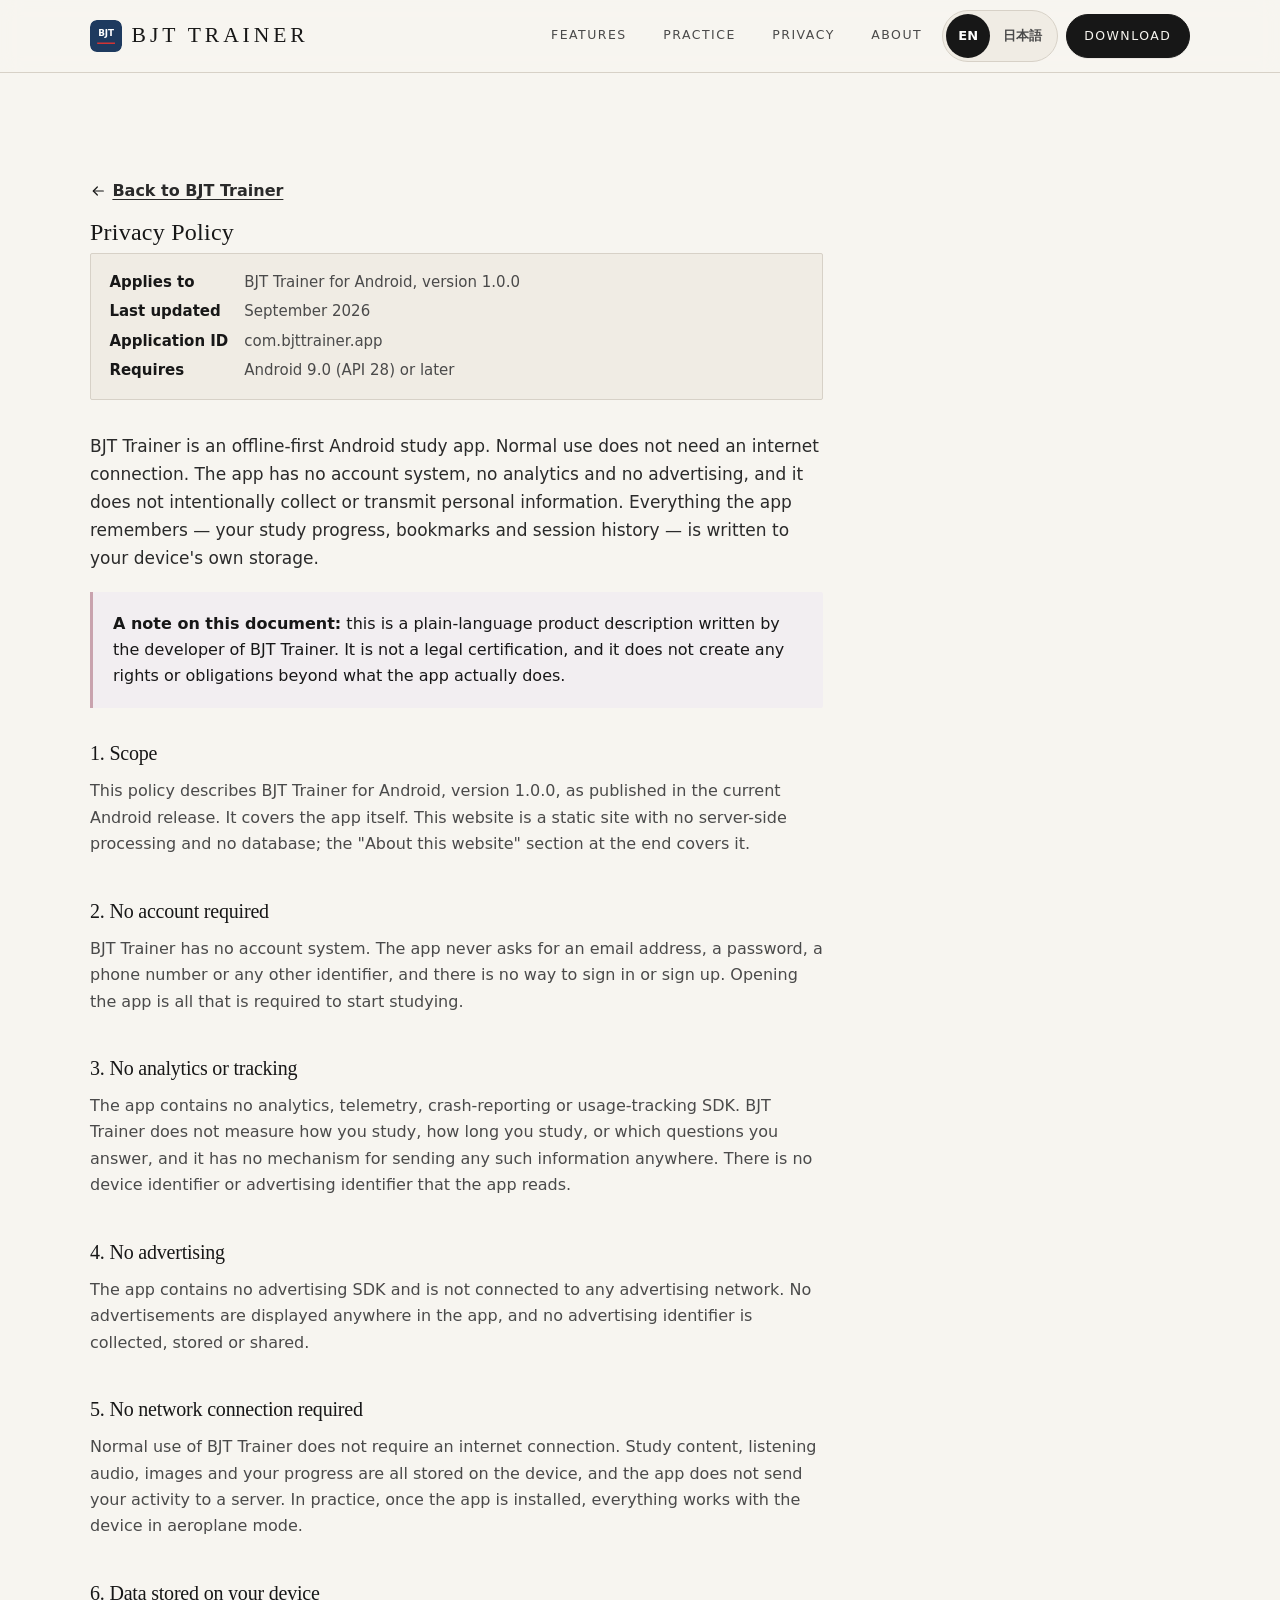
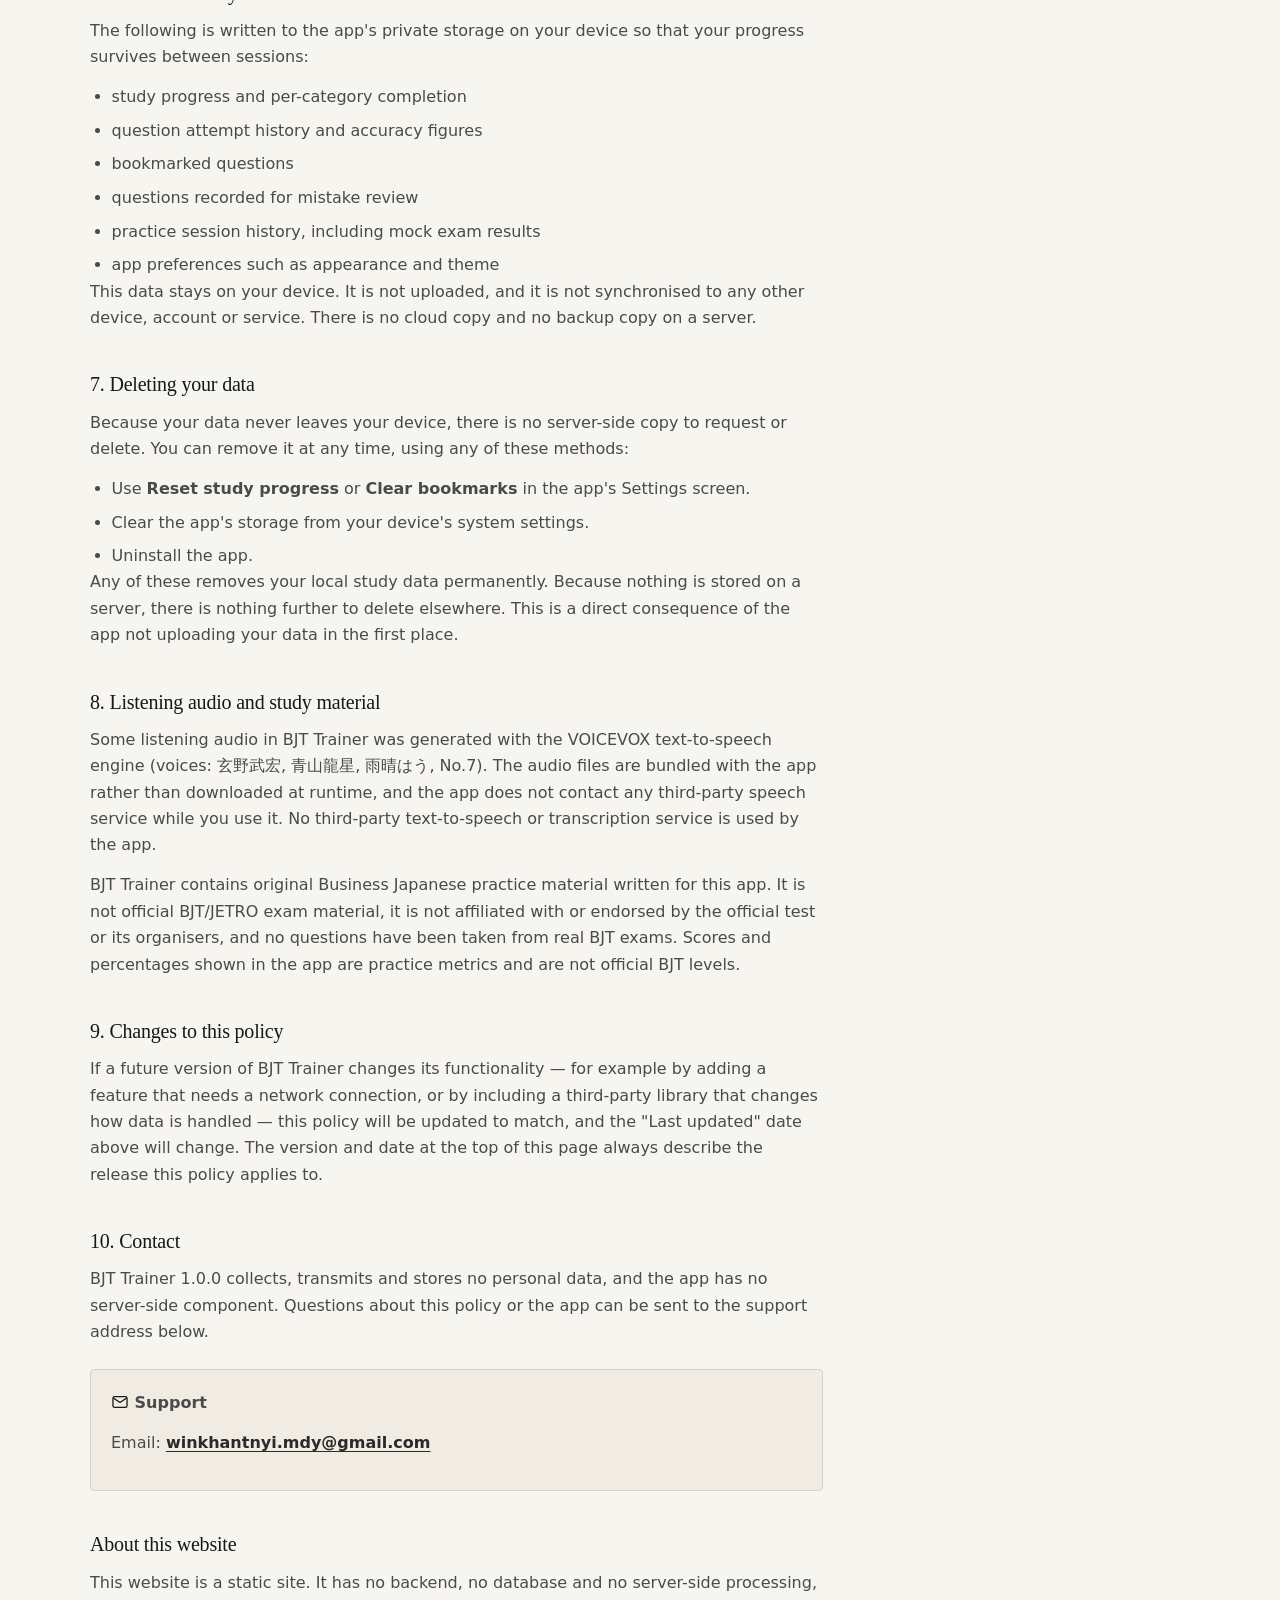
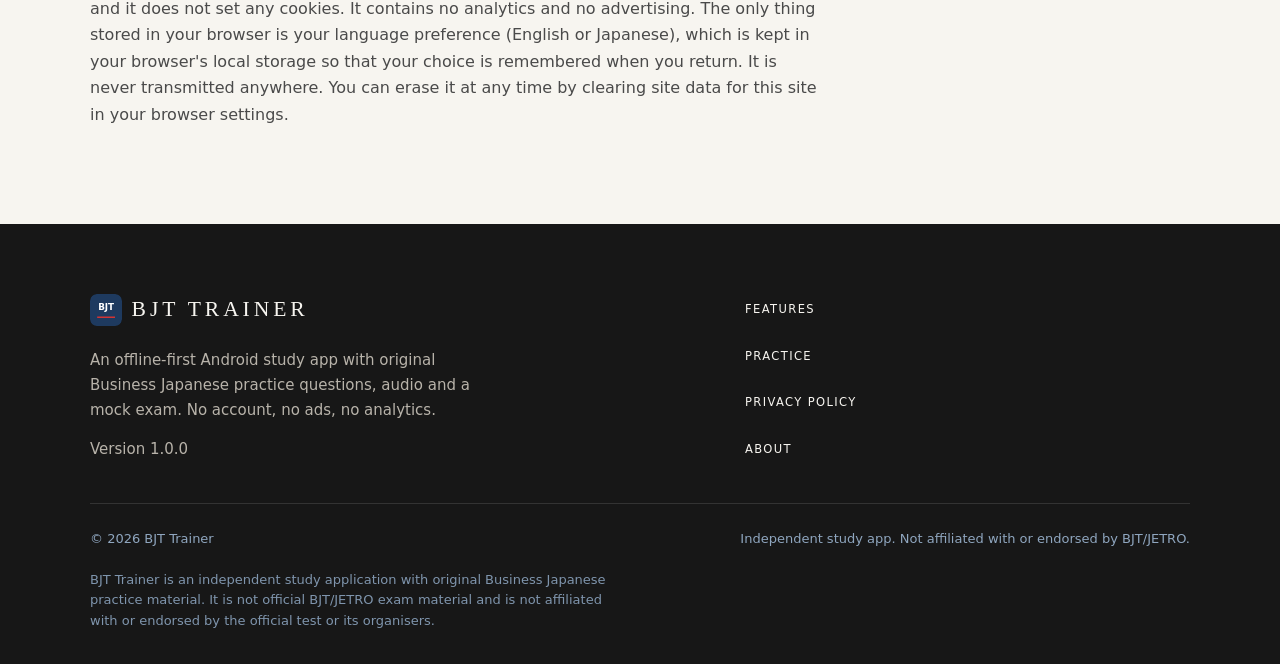
<file: privacy.html>
<!DOCTYPE html>
<html lang="en">
<head>
<meta charset="utf-8">
<meta name="viewport" content="width=device-width, initial-scale=1, viewport-fit=cover">
<title>Privacy Policy — BJT Trainer 1.0.0 (Android)</title>
<meta name="description" content="How BJT Trainer 1.0.0 for Android handles data: no account, no analytics, no advertising, no network required, and all study progress stored locally on your device.">
<meta name="theme-color" content="#1E3A5F">
<meta name="color-scheme" content="light">
<meta name="format-detection" content="telephone=no">
<meta name="robots" content="index, follow">
<link rel="canonical" href="https://bjt-trainer.netlify.app/privacy">
<link rel="icon" href="assets/icons/icon.svg" type="image/svg+xml">
<link rel="alternate icon" href="assets/icons/favicon-32.png" sizes="32x32" type="image/png">
<link rel="apple-touch-icon" href="assets/icons/apple-touch-icon.png">
<link rel="manifest" href="assets/site.webmanifest">
<meta name="application-name" content="BJT Trainer">

<meta property="og:type" content="article">
<meta property="og:site_name" content="BJT Trainer">
<meta property="og:title" content="Privacy Policy — BJT Trainer 1.0.0 (Android)">
<meta property="og:description" content="No account, no analytics, no advertising. BJT Trainer works offline and keeps study progress on your device only.">
<meta property="og:locale" content="en_US">
<meta property="og:locale:alternate" content="ja_JP">
<meta name="twitter:card" content="summary">
<meta property="og:image" content="https://bjt-trainer.netlify.app/assets/icons/og-image.png">
<meta property="og:image:alt" content="BJT Trainer — Business Japanese practice app">
<meta property="og:url" content="https://bjt-trainer.netlify.app/privacy">

<link rel="stylesheet" href="css/styles.css">
</head>

<body
  data-title-en="Privacy Policy — BJT Trainer 1.0.0 (Android)"
  data-title-ja="プライバシーポリシー — BJT Trainer 1.0.0（Android）">

<a class="skip-link" href="#main">
  <span class="i18n__en">Skip to main content</span><span class="i18n__ja">本文へスキップ</span>
</a>

<!-- ===================================================== icon sprite -->
<svg class="sprite" width="0" height="0" aria-hidden="true" focusable="false" style="position:absolute">
<symbol id="i-logo" viewBox="0 0 100 100">
  <rect width="100" height="100" rx="20" fill="#1E3A5F"/>
  <text x="50" y="50.8" text-anchor="middle" fill="#FFFFFF" font-family="Roboto, system-ui, -apple-system, 'Segoe UI', 'Helvetica Neue', Arial, sans-serif" font-size="27.5" font-weight="700" letter-spacing="-0.4">BJT</text>
  <rect x="22.4" y="70.3" width="55.7" height="4.7" fill="#D23434"/>
</symbol>
<symbol id="i-check" viewBox="0 0 24 24" fill="none" stroke="currentColor" stroke-width="2" stroke-linecap="round" stroke-linejoin="round"><path d="M20 6 9 17l-5-5"/></symbol>
<symbol id="i-lock" viewBox="0 0 24 24" fill="none" stroke="currentColor" stroke-width="1.7" stroke-linecap="round" stroke-linejoin="round"><path d="M6.6 10.4V8a5.4 5.4 0 0 1 10.8 0v2.4"/><rect x="4.2" y="10.4" width="15.6" height="10.4" rx="2.2"/></symbol>
<symbol id="i-offline" viewBox="0 0 24 24" fill="none" stroke="currentColor" stroke-width="1.7" stroke-linecap="round" stroke-linejoin="round"><path d="M6.4 18.4a4.2 4.2 0 0 1 .5-8.37A5.6 5.6 0 0 1 17.5 9.3a4 4 0 0 1-.4 9.1"/><path d="M3 3 21 21"/></symbol>
<symbol id="i-user-x" viewBox="0 0 24 24" fill="none" stroke="currentColor" stroke-width="1.7" stroke-linecap="round" stroke-linejoin="round"><path d="M15.4 20.4v-1.7a4 4 0 0 0-4-4H6.2a4 4 0 0 0-4 4v1.7"/><circle cx="8.8" cy="7.4" r="3.6"/><path d="m16.8 16.8 4.6 4.6"/><path d="m21.4 16.8-4.6 4.6"/></symbol>
<symbol id="i-eye-off" viewBox="0 0 24 24" fill="none" stroke="currentColor" stroke-width="1.7" stroke-linecap="round" stroke-linejoin="round"><path d="M2.6 2.6 21.4 21.4"/><path d="M10.4 6.1A9.6 9.6 0 0 1 12 6c5 0 9 4.4 10 6-.4.6-1.2 1.7-2.5 2.8"/><path d="M6.4 8.2C3.7 9.7 2.3 11.3 2 12c1 1.6 5 6 10 6 1.5 0 2.9-.4 4.1-1"/><path d="M9.8 9.9a3 3 0 0 0 4.3 4.2"/></symbol>
<symbol id="i-ban" viewBox="0 0 24 24" fill="none" stroke="currentColor" stroke-width="1.7" stroke-linecap="round" stroke-linejoin="round"><circle cx="12" cy="12" r="8.8"/><path d="m5.8 5.8 12.4 12.4"/></symbol>
<symbol id="i-phone" viewBox="0 0 24 24" fill="none" stroke="currentColor" stroke-width="1.7" stroke-linecap="round" stroke-linejoin="round"><rect x="6" y="2.4" width="12" height="19.2" rx="2.6"/><path d="M10.4 18.4h3.2"/></symbol>
<symbol id="i-shield" viewBox="0 0 24 24" fill="none" stroke="currentColor" stroke-width="1.7" stroke-linecap="round" stroke-linejoin="round"><path d="M12 2.8 5 5.8v5.4c0 4.2 2.8 7.9 7 9.3 4.2-1.4 7-5.1 7-9.3V5.8l-7-3Z"/><path d="m9.2 11.8 2 2 3.6-3.9"/></symbol>
<symbol id="i-alert" viewBox="0 0 24 24" fill="none" stroke="currentColor" stroke-width="1.7" stroke-linecap="round" stroke-linejoin="round"><path d="M12 3.6 2.6 20.4h18.8L12 3.6Z"/><path d="M12 9.6v4.4"/><path d="M12 17.4h.01"/></symbol>
<symbol id="i-info" viewBox="0 0 24 24" fill="none" stroke="currentColor" stroke-width="1.7" stroke-linecap="round" stroke-linejoin="round"><circle cx="12" cy="12" r="8.8"/><path d="M12 11.2v5"/><path d="M12 7.7h.01"/></symbol>
<symbol id="i-mail" viewBox="0 0 24 24" fill="none" stroke="currentColor" stroke-width="1.7" stroke-linecap="round" stroke-linejoin="round"><rect x="2.6" y="4.8" width="18.8" height="14.4" rx="2.2"/><path d="m3.6 7 8.4 5.6L20.4 7"/></symbol>
<symbol id="i-arrow-left" viewBox="0 0 24 24" fill="none" stroke="currentColor" stroke-width="1.8" stroke-linecap="round" stroke-linejoin="round"><path d="M20 12H5"/><path d="m11 18-6-6 6-6"/></symbol>
<symbol id="i-download" viewBox="0 0 24 24" fill="none" stroke="currentColor" stroke-width="1.8" stroke-linecap="round" stroke-linejoin="round"><path d="M12 3.4v11.2"/><path d="m7.4 10.6 4.6 4.6 4.6-4.6"/><path d="M4.4 19.4h15.2"/></symbol>
</svg>

<!-- ===================================================== site header -->
<header class="site-header">
  <div class="shell header__bar">
      <a class="brand" href="index.html" aria-label="BJT Trainer">
        <svg class="brand__mark" aria-hidden="true" focusable="false"><use href="#i-logo"></use></svg>
        <span class="brand__name" aria-hidden="true">BJT Trainer</span>
    </a>

    <nav class="site-nav" id="site-nav" data-nav aria-label="Primary">
      <ul class="nav__list">
        <li><a class="nav__link" href="index.html#bjt"><span class="i18n__en">Features</span><span class="i18n__ja">機能</span></a></li>
        <li><a class="nav__link" href="index.html#practice"><span class="i18n__en">Practice</span><span class="i18n__ja">練習</span></a></li>
        <li><a class="nav__link" href="privacy.html" aria-current="page"><span class="i18n__en">Privacy</span><span class="i18n__ja">プライバシー</span></a></li>
        <li><a class="nav__link" href="index.html#about"><span class="i18n__en">About</span><span class="i18n__ja">概要</span></a></li>
      </ul>
      <div class="nav__panel-actions">
        <a class="btn btn--primary btn--sm" href="index.html#downloads">
          <span class="i18n__en">Download</span><span class="i18n__ja">ダウンロード</span>
        </a>
      </div>
    </nav>

    <div class="header__actions">
      <div class="lang" role="group" aria-label="Language / 言語">
        <button type="button" class="lang__btn" data-lang-btn="en" aria-pressed="true" lang="en" aria-label="Switch to English">EN</button>
        <button type="button" class="lang__btn" data-lang-btn="ja" aria-pressed="false" lang="ja" aria-label="日本語で表示する">日本語</button>
      </div>
      <a class="btn btn--primary btn--sm header__download" href="index.html#downloads">
        <span class="i18n__en">Download</span><span class="i18n__ja">ダウンロード</span>
      </a>
      <button type="button" class="nav-toggle" data-nav-toggle aria-expanded="false" aria-controls="site-nav">
        <span class="nav-toggle__bars" aria-hidden="true"><span></span></span>
        <span class="nav-toggle__label i18n__en">Menu</span><span class="nav-toggle__label i18n__ja">メニュー</span>
      </button>
    </div>
  </div>
</header>

<p id="lang-status" class="sr-only" aria-live="polite" role="status"></p>

<main id="main">

<section class="section">
  <div class="shell">

    <p class="backlink">
      <svg aria-hidden="true" focusable="false"><use href="#i-arrow-left"></use></svg>
      <a href="index.html">
        <span class="i18n__en">Back to BJT Trainer</span>
        <span class="i18n__ja">BJT Trainer のページへ戻る</span>
      </a>
    </p>

    <div class="prose">

      <h1>
        <span class="i18n__en">Privacy Policy</span>
        <span class="i18n__ja">プライバシーポリシー</span>
      </h1>

      <div class="prose__meta">
        <dl>
          <dt>
            <span class="i18n__en">Applies to</span>
            <span class="i18n__ja">適用対象</span>
          </dt>
          <dd>
            <span class="i18n__en">BJT Trainer for Android, version</span>
            <span class="i18n__ja">BJT Trainer（Android 版）バージョン</span>
            <span data-config="version">1.0.0</span>
          </dd>

          <dt>
            <span class="i18n__en">Last updated</span>
            <span class="i18n__ja">最終更新日</span>
          </dt>
          <dd>
            <span class="i18n__en" data-config="privacyLastUpdated" data-config-lang="en">September 2026</span>
            <span class="i18n__ja" data-config="privacyLastUpdated" data-config-lang="ja">2026年9月</span>
          </dd>

          <dt>
            <span class="i18n__en">Application ID</span>
            <span class="i18n__ja">アプリケーション ID</span>
          </dt>
          <dd data-config="androidPackageId">com.bjttrainer.app</dd>

          <dt>
            <span class="i18n__en">Requires</span>
            <span class="i18n__ja">動作環境</span>
          </dt>
          <dd data-config="androidMinVersion">Android 9.0 (API 28) or later</dd>
        </dl>
      </div>

      <p class="lead">
        <span class="i18n__en">BJT Trainer is an offline-first Android study app. Normal use does not need an internet connection. The app has no account system, no analytics and no advertising, and it does not intentionally collect or transmit personal information. Everything the app remembers — your study progress, bookmarks and session history — is written to your device's own storage.</span>
        <span class="i18n__ja">BJT Trainer は、オフライン優先の Android 学習アプリです。通常の利用でインターネット接続は必要ありません。アプリにはアカウントの仕組みも、アクセス解析も、広告もなく、個人情報を意図的に収集・送信することもありません。アプリが記憶する内容（学習の進捗、ブックマーク、セッションの履歴）は、すべて端末のストレージに保存されます。</span>
      </p>

      <div class="prose__callout">
        <p>
          <span class="i18n__en"><strong>A note on this document:</strong> this is a plain-language product description written by the developer of BJT Trainer. It is not a legal certification, and it does not create any rights or obligations beyond what the app actually does.</span>
          <span class="i18n__ja"><strong>本ポリシーについて：</strong>これは BJT Trainer の開発者が作成した分かりやすい製品説明です。法的認証ではなく、アプリが実際に行っていること以外の権利や義務を生むものではありません。</span>
        </p>
      </div>

      <h2>
        <span class="i18n__en">1. Scope</span>
        <span class="i18n__ja">1. 適用範囲</span>
      </h2>
      <p>
        <span class="i18n__en">This policy describes BJT Trainer for Android, version 1.0.0, as published in the current Android release. It covers the app itself. This website is a static site with no server-side processing and no database; the "About this website" section at the end covers it.</span>
        <span class="i18n__ja">本ポリシーは、現在公開されている Android 版 BJT Trainer バージョン 1.0.0 について説明します。対象はアプリ本体です。本ウェブサイトはサーバー側の処理やデータベースを用いない静的サイトで、末尾の「このウェブサイトについて」の項で説明します。</span>
      </p>

      <h2>
        <span class="i18n__en">2. No account required</span>
        <span class="i18n__ja">2. アカウントは不要</span>
      </h2>
      <p>
        <span class="i18n__en">BJT Trainer has no account system. The app never asks for an email address, a password, a phone number or any other identifier, and there is no way to sign in or sign up. Opening the app is all that is required to start studying.</span>
        <span class="i18n__ja">BJT Trainer にアカウントの仕組みはありません。アプリがメールアドレス、パスワード、電話番号などの識別情報を求めることはなく、登録やログインの方法もありません。学習を始めるには、アプリを起動するだけです。</span>
      </p>

      <h2>
        <span class="i18n__en">3. No analytics or tracking</span>
        <span class="i18n__ja">3. アクセス解析・追跡は行いません</span>
      </h2>
      <p>
        <span class="i18n__en">The app contains no analytics, telemetry, crash-reporting or usage-tracking SDK. BJT Trainer does not measure how you study, how long you study, or which questions you answer, and it has no mechanism for sending any such information anywhere. There is no device identifier or advertising identifier that the app reads.</span>
        <span class="i18n__ja">アプリには、アクセス解析・計測・クラッシュ報告・利用状況の追跡を行う SDK は含まれていません。BJT Trainer は学習のしかたを測定せず、解答した時間を計測せず、このような情報をどこへ送信する仕組みも持っていません。アプリが読み取る端末識別子や広告識別子もありません。</span>
      </p>

      <h2>
        <span class="i18n__en">4. No advertising</span>
        <span class="i18n__ja">4. 広告はありません</span>
      </h2>
      <p>
        <span class="i18n__en">The app contains no advertising SDK and is not connected to any advertising network. No advertisements are displayed anywhere in the app, and no advertising identifier is collected, stored or shared.</span>
        <span class="i18n__ja">アプリには広告 SDK が含まれておらず、広告ネットワークにも接続していません。アプリ内のどこにも広告は表示されず、広告識別子を収集・保存・共有することもありません。</span>
      </p>

      <h2>
        <span class="i18n__en">5. No network connection required</span>
        <span class="i18n__ja">5. ネットワーク接続は不要</span>
      </h2>
      <p>
        <span class="i18n__en">Normal use of BJT Trainer does not require an internet connection. Study content, listening audio, images and your progress are all stored on the device, and the app does not send your activity to a server. In practice, once the app is installed, everything works with the device in aeroplane mode.</span>
        <span class="i18n__ja">BJT Trainer の通常の利用に、インターネット接続は必要ありません。学習コンテンツ、リスニング音声、画像、進捗はすべて端末内に保存されており、アプリの動作内容がサーバーに送信されることはありません。実際には、アプリをインストールすれば、端末を機内モードにしてもすべての機能が動作します。</span>
      </p>

      <h2>
        <span class="i18n__en">6. Data stored on your device</span>
        <span class="i18n__ja">6. 端末内に保存されるデータ</span>
      </h2>
      <p>
        <span class="i18n__en">The following is written to the app's private storage on your device so that your progress survives between sessions:</span>
        <span class="i18n__ja">次の情報は、セッションをまたいで学習の進捗を維持するため、端末上のアプリの非公開ストレージに保存されます。</span>
      </p>
      <ul>
        <li>
          <span class="i18n__en">study progress and per-category completion</span>
          <span class="i18n__ja">学習の進捗とカテゴリーごとの達成状況</span>
        </li>
        <li>
          <span class="i18n__en">question attempt history and accuracy figures</span>
          <span class="i18n__ja">問題を解いた履歴と正答率</span>
        </li>
        <li>
          <span class="i18n__en">bookmarked questions</span>
          <span class="i18n__ja">ブックマークした問題</span>
        </li>
        <li>
          <span class="i18n__en">questions recorded for mistake review</span>
          <span class="i18n__ja">復習用に記録された間違えた問題</span>
        </li>
        <li>
          <span class="i18n__en">practice session history, including mock exam results</span>
          <span class="i18n__ja">練習セッションの履歴（モック試験の結果を含む）</span>
        </li>
        <li>
          <span class="i18n__en">app preferences such as appearance and theme</span>
          <span class="i18n__ja">外観やテーマなどのアプリの設定</span>
        </li>
      </ul>
      <p>
        <span class="i18n__en">This data stays on your device. It is not uploaded, and it is not synchronised to any other device, account or service. There is no cloud copy and no backup copy on a server.</span>
        <span class="i18n__ja">これらのデータは端末の中に留まります。アップロードされることはなく、ほかの端末・アカウント・サービスに同期されることもありません。クラウド上のコピーもサーバー上のバックアップも存在しません。</span>
      </p>

      <h2>
        <span class="i18n__en">7. Deleting your data</span>
        <span class="i18n__ja">7. データの削除</span>
      </h2>
      <p>
        <span class="i18n__en">Because your data never leaves your device, there is no server-side copy to request or delete. You can remove it at any time, using any of these methods:</span>
        <span class="i18n__ja">データは端末外に出ることはないため、サーバー上のコピーを請求したり削除したりする必要はありません。次のいずれかの方法で、いつでも削除できます。</span>
      </p>
      <ul>
        <li>
          <span class="i18n__en">Use <strong>Reset study progress</strong> or <strong>Clear bookmarks</strong> in the app's Settings screen.</span>
          <span class="i18n__ja">アプリの設定画面で「学習進捗をリセット」または「ブックマークを消去」を実行する。</span>
        </li>
        <li>
          <span class="i18n__en">Clear the app's storage from your device's system settings.</span>
          <span class="i18n__ja">端末のシステム設定からアプリのストレージを消去する。</span>
        </li>
        <li>
          <span class="i18n__en">Uninstall the app.</span>
          <span class="i18n__ja">アプリをアンインストールする。</span>
        </li>
      </ul>
      <p>
        <span class="i18n__en">Any of these removes your local study data permanently. Because nothing is stored on a server, there is nothing further to delete elsewhere. This is a direct consequence of the app not uploading your data in the first place.</span>
        <span class="i18n__ja">いずれの操作でも、端末内の学習データは完全に削除されます。サーバーに保存されているものは何もないため、ほかの場所で削除必要はありません。これは、そもそもアプリがデータをアップロードしていないということに基づく結果です。</span>
      </p>

      <h2>
        <span class="i18n__en">8. Listening audio and study material</span>
        <span class="i18n__ja">8. リスニング音声と学習教材について</span>
      </h2>
      <p>
        <span class="i18n__en">Some listening audio in BJT Trainer was generated with the VOICEVOX text-to-speech engine (voices: 玄野武宏, 青山龍星, 雨晴はう, No.7). The audio files are bundled with the app rather than downloaded at runtime, and the app does not contact any third-party speech service while you use it. No third-party text-to-speech or transcription service is used by the app.</span>
        <span class="i18n__ja">一部のリスニング音声は、VOICEVOX の音声合成（声：玄野武宏、青山龍星、雨晴はう、No.7）で生成しています。音声ファイルは実行時にダウンロードするのではなくアプリに同梱されており、利用中に第三者の音声合成サービスに接続することはありません。アプリが第三者の音声合成・文字認識サービスを利用することはありません。</span>
      </p>
      <p>
        <span class="i18n__en">BJT Trainer contains original Business Japanese practice material written for this app. It is not official BJT/JETRO exam material, it is not affiliated with or endorsed by the official test or its organisers, and no questions have been taken from real BJT exams. Scores and percentages shown in the app are practice metrics and are not official BJT levels.</span>
        <span class="i18n__ja">BJT Trainer には、このアプリのために書かれたオリジナルのビジネス日本語練習問題を収録しています。公式の BJT／JETRO の試験教材ではなく、公式試験およびその主催者とはいかなる関係もなく、推奨や後援も行っていません。実際の BJT 試験問題から抜粋した問題はありません。アプリに表示されるスコアや割合は練習上の指標であり、公式の BJT レベルを示すものではありません。</span>
      </p>

      <h2>
        <span class="i18n__en">9. Changes to this policy</span>
        <span class="i18n__ja">9. 本ポリシーの変更</span>
      </h2>
      <p>
        <span class="i18n__en">If a future version of BJT Trainer changes its functionality — for example by adding a feature that needs a network connection, or by including a third-party library that changes how data is handled — this policy will be updated to match, and the "Last updated" date above will change. The version and date at the top of this page always describe the release this policy applies to.</span>
        <span class="i18n__ja">今後のバージョンで機能が変更された場合（たとえばネットワーク接続を必要とする機能の追加や、データの取扱いを変更する外部ライブラリの組み込みなど）、本ポリシーはそれに合わせて更新され、上部の「最終更新日」も変更されます。ページ冒頭に記載しているバージョンと日付は、本ポリシーが適用されるリリースを示します。</span>
      </p>

      <h2>
        <span class="i18n__en">10. Contact</span>
        <span class="i18n__ja">10. お問い合わせ</span>
      </h2>
      <p>
        <span class="i18n__en">BJT Trainer 1.0.0 collects, transmits and stores no personal data, and the app has no server-side component. Questions about this policy or the app can be sent to the support address below.</span>
        <span class="i18n__ja">BJT Trainer 1.0.0 は個人データを収集・送信・保存せず、サーバーの要素もありません。本ポリシーまたはアプリに関するご質問は、以下のサポート連絡先までお送りください。</span>
      </p>

      <!-- Populated by js/app.js from js/config.js only when a real address is
           configured. Hidden entirely while the placeholder is in place, so
           visitors never see an unfinished token. -->
      <div class="contact-card" data-contact hidden>
        <p class="contact-card__title">
          <svg aria-hidden="true" focusable="false" style="width:18px;height:18px;display:inline-block;vertical-align:-3px;color:var(--navy-700)"><use href="#i-mail"></use></svg>
          <span class="i18n__en">Support</span><span class="i18n__ja">サポート</span>
        </p>
        <p>
          <span class="i18n__en">Email:</span><span class="i18n__ja">メール:</span>
          <a data-contact-email href="#">support@example.invalid</a>
        </p>
        <p>
          <a data-contact-url href="#" hidden>
            <span class="i18n__en">Support page</span><span class="i18n__ja">サポートページ</span>
          </a>
        </p>
      </div>

      <h2>
        <span class="i18n__en">About this website</span>
        <span class="i18n__ja">このウェブサイトについて</span>
      </h2>
      <p>
        <span class="i18n__en">This website is a static site. It has no backend, no database and no server-side processing, and it does not set any cookies. It contains no analytics and no advertising. The only thing stored in your browser is your language preference (English or Japanese), which is kept in your browser's local storage so that your choice is remembered when you return. It is never transmitted anywhere. You can erase it at any time by clearing site data for this site in your browser settings.</span>
        <span class="i18n__ja">このウェブサイトは静的サイトです。バックエンドもデータベースもサーバー側の処理も持たず、Cookie も設定しません。アクセス解析や広告も設置していません。ブラウザーに保存されるものは表示言語（英語・日本語）の設定のみで、次回以降の訪問時に同じ言語で表示されるように、ブラウザーのローカルストレージに保存しています。この情報がどこかへ送信されることはありません。ブラウザーの設定からこのサイトのデータを消去すれば、いつでも削除できます。</span>
      </p>

    </div>
  </div>
</section>

</main>

<!-- ===================================================== footer -->
<footer class="site-footer">
  <div class="shell">
    <div class="footer__top">
      <div>
        <p class="brand">
          <svg class="brand__mark" aria-hidden="true" focusable="false"><use href="#i-logo"></use></svg>
          <span class="brand__name">BJT Trainer</span>
        </p>
        <p class="footer__blurb">
          <span class="i18n__en">An offline-first Android study app with original Business Japanese practice questions, audio and a mock exam. No account, no ads, no analytics.</span>
          <span class="i18n__ja">オリジナルのビジネス日本語練習問題と音声、モック試験を備えた、オフライン優先の Android 学習アプリです。アカウントも広告もアクセス解析もありません。</span>
        </p>
        <p class="footer__blurb">
          <span class="i18n__en">Version <span data-config="version">1.0.0</span></span>
          <span class="i18n__ja">バージョン <span data-config="version">1.0.0</span></span>
        </p>
      </div>

      <nav class="footer__nav" aria-label="Footer">
        <h2 class="visually-hidden-heading">
          <span class="i18n__en">Footer</span><span class="i18n__ja">フッター</span>
        </h2>
        <ul>
          <li><a href="index.html#bjt"><span class="i18n__en">Features</span><span class="i18n__ja">機能</span></a></li>
          <li><a href="index.html#practice"><span class="i18n__en">Practice</span><span class="i18n__ja">練習</span></a></li>
          <li><a href="privacy.html" aria-current="page"><span class="i18n__en">Privacy Policy</span><span class="i18n__ja">プライバシーポリシー</span></a></li>
          <li><a href="index.html#about"><span class="i18n__en">About</span><span class="i18n__ja">概要</span></a></li>
        </ul>
      </nav>
    </div>

    <div class="footer__bottom">
      <p>
        <span class="i18n__en">© 2026 BJT Trainer</span>
        <span class="i18n__ja">© 2026 BJT Trainer</span>
      </p>
      <p>
        <span class="i18n__en">Independent study app. Not affiliated with or endorsed by BJT/JETRO.</span>
        <span class="i18n__ja">独立した学習アプリです。BJT／JETRO とは関係も推奨もありません。</span>
      </p>
    </div>

    <p class="footer__legal">
      <span class="i18n__en">BJT Trainer is an independent study application with original Business Japanese practice material. It is not official BJT/JETRO exam material and is not affiliated with or endorsed by the official test or its organisers.</span>
      <span class="i18n__ja">BJT Trainer は、オリジナルのビジネス日本語練習教材を使った独立した学習アプリです。公式の BJT／JETRO の試験教材ではなく、公式試験およびその主催者とはいかなる関係もなく、推奨や後援も行っていません。</span>
    </p>
  </div>
</footer>

<script src="js/config.js"></script>
<script src="js/app.js"></script>
</body>
</html>
</file>
<file: css/styles.css>
/* =============================================================================
   BJT Trainer — website stylesheet
   -----------------------------------------------------------------------------
   Pure CSS, no build step, no external assets, no web fonts.
   Works from the file:// protocol and fully offline.

   Brand colours are taken from the BJT Trainer Android icon:
     navy  #1E3A5F   (icon tile)
     red   #D23434   (icon accent rule)
     white #FFFFFF
   ========================================================================== */

/* ------------------------------------------------------------------ tokens */
:root {
  /* minimal luxury palette */
  --ivory: #F7F5F0;
  --ink: #171717;
  --stone: #D7D1C7;
  --rose: #C9A3AE;
  --lavender: #8A8DAD;

  /* mapped legacy ramps */
  --navy-900: #171717;
  --navy-800: #171717;
  --navy-700: #171717;
  --navy-600: #2a2a2a;
  --navy-500: #4a4a4a;
  --navy-200: #D7D1C7;
  --navy-100: #F7F5F0;
  --navy-050: #f0ece4;

  --red-700: #7a7f9e;
  --red-600: #8A8DAD;
  --red-500: #C9A3AE;
  --red-100: #f2eef1;

  --ink-900: #171717;
  --ink-800: #171717;
  --ink-700: #2a2a2a;
  --ink-600: #4a4a4a;
  --ink-500: #6b665e;
  --line: #D7D1C7;
  --line-soft: #ebe6de;
  --bg: #F7F5F0;
  --bg-alt: #f0ece4;

  --fg: var(--ink-800);
  --fg-muted: var(--ink-500);
  --brand: var(--ink-900);
  --accent: var(--rose);

  --font-serif: Georgia, "Times New Roman", "Hiragino Mincho ProN", "Yu Mincho", serif;
  --font-sans: system-ui, -apple-system, "Segoe UI", Roboto, "Helvetica Neue",
    "Hiragino Sans", "Hiragino Kaku Gothic ProN", "Noto Sans JP", "Yu Gothic UI",
    "Yu Gothic", Meiryo, "Malgun Gothic", "Microsoft UI Gothic", sans-serif;

  --shell: 1180px;
  --gutter: 24px;
  --radius-s: 2px;
  --radius-m: 4px;
  --radius-l: 8px;
  --shadow-s: 0 1px 0 rgba(23,23,23,.06);
  --shadow-m: 0 8px 24px rgba(23,23,23,.06);

  --focus: var(--ink-900);
  --focus-invert: #9dc4ec;
}

/* ------------------------------------------------------------------- reset */
*,
*::before,
*::after {
  box-sizing: border-box;
}

html {
  -webkit-text-size-adjust: 100%;
  scroll-behavior: smooth;
  scroll-padding-top: 84px;
}

body {
  margin: 0;
  background: var(--bg);
  color: var(--fg);
  font-family: var(--font-sans);
  font-size: 1rem;
  line-height: 1.65;
  /* Japanese text needs a little more room than the Latin default. */
  line-break: strict;
  overflow-wrap: break-word;
  -webkit-font-smoothing: antialiased;
}

h1,
h2,
h3,
h4,
p,
figure,
blockquote,
dl,
dd {
  margin: 0;
}

ul,
ol {
  margin: 0;
  padding: 0;
}

img,
svg {
  display: block;
  max-width: 100%;
}

img {
  height: auto;
}

button {
  font: inherit;
  color: inherit;
}

a {
  color: var(--navy-600);
  text-underline-offset: 0.18em;
  text-decoration-thickness: from-font;
}

a:hover {
  color: var(--navy-800);
}

strong {
  font-weight: 700;
}

hr {
  border: 0;
  border-top: 1px solid var(--line);
  margin: 2.5rem 0;
}

/* ---------------------------------------------------------------- a11y */
.sr-only {
  position: absolute !important;
  width: 1px;
  height: 1px;
  padding: 0;
  margin: -1px;
  overflow: hidden;
  clip: rect(0 0 0 0);
  clip-path: inset(50%);
  white-space: nowrap;
  border: 0;
}

.skip-link {
  position: absolute;
  left: 12px;
  top: -100px;
  z-index: 100;
  display: inline-block;
  padding: 12px 18px;
  min-height: 44px;
  background: var(--navy-700);
  color: #fff;
  border-radius: var(--radius-s);
  font-weight: 600;
  text-decoration: none;
  transition: top 0.15s ease;
}

.skip-link:focus {
  top: 12px;
  color: #fff;
}

:focus-visible {
  outline: 3px solid var(--focus);
  outline-offset: 2px;
  border-radius: 4px;
}

.on-dark :focus-visible,
.site-footer :focus-visible {
  outline-color: var(--focus-invert);
}

@media (prefers-reduced-motion: reduce) {
  html {
    scroll-behavior: auto;
  }

  *,
  *::before,
  *::after {
    animation-duration: 0.001ms !important;
    animation-iteration-count: 1 !important;
    transition-duration: 0.001ms !important;
    scroll-behavior: auto !important;
  }
}

/* ---------------------------------------------------- bilingual mechanism
   Both languages live in the DOM; CSS reveals one. This keeps the page
   fully readable with JavaScript disabled (English is the default) and
   lets search engines see both. `data-lang` is set by js/app.js.
   -------------------------------------------------------------------------- */
.i18n__en,
.i18n__ja {
  display: none;
}

html:not([data-lang]) .i18n__en,
html[data-lang="en"] .i18n__en {
  display: var(--i18n-display, revert);
}

html[data-lang="ja"] .i18n__ja {
  display: var(--i18n-display, revert);
}

.i18n--block {
  --i18n-display: block;
}

/* ------------------------------------------------------------------ layout */
.shell {
  width: 100%;
  max-width: var(--shell);
  margin-inline: auto;
  padding-inline: var(--gutter);
}

@media (min-width: 600px) {
  :root {
    --gutter: 28px;
  }
}

@media (min-width: 900px) {
  :root {
    --gutter: 40px;
  }
}

.section {
  padding-block: clamp(3rem, 8vw, 5.5rem);
}

.section--alt {
  background: var(--bg-alt);
  border-block: 1px solid var(--line-soft);
}

.section--dark {
  background: var(--navy-800);
  color: #e8eef5;
  border-block: 1px solid var(--navy-700);
}

.section--dark h2,
.section--dark h3 {
  color: #fff;
}

.section--dark .section__lead,
.section--dark .muted {
  color: #b3c4d6;
}

.section--dark a:not(.btn) {
  color: #9dc4ec;
}

.section--dark a:not(.btn):hover {
  color: #cfe3f8;
}

.section__head {
  max-width: 62ch;
  margin-bottom: clamp(1.75rem, 4vw, 2.75rem);
}

.section__eyebrow {
  display: inline-block;
  margin-bottom: 0.75rem;
  font-size: 0.8125rem;
  font-weight: 700;
  letter-spacing: 0.09em;
  text-transform: uppercase;
  color: var(--red-600);
}

.section--dark .section__eyebrow {
  color: #f0a3a3;
}

html[data-lang="ja"] .section__eyebrow {
  letter-spacing: 0.04em;
}

.section__title {
  font-size: clamp(1.625rem, 1.1rem + 2.1vw, 2.5rem);
  line-height: 1.25;
  letter-spacing: -0.015em;
  color: var(--ink-900);
  text-wrap: balance;
}

.section__lead {
  margin-top: 0.9rem;
  font-size: clamp(1rem, 0.96rem + 0.2vw, 1.125rem);
  color: var(--fg-muted);
}

.muted {
  color: var(--fg-muted);
}

.visually-hidden-heading {
  position: absolute;
  width: 1px;
  height: 1px;
  overflow: hidden;
  clip: rect(0 0 0 0);
  clip-path: inset(50%);
  white-space: nowrap;
}

/* ------------------------------------------------------------------ header */
.site-header {
  position: sticky;
  top: 0;
  z-index: 40;
  background: rgba(255, 255, 255, 0.92);
  border-bottom: 1px solid var(--line-soft);
  backdrop-filter: saturate(1.4) blur(10px);
}

@supports not (backdrop-filter: blur(4px)) {
  .site-header {
    background: #fff;
  }
}

.header__bar {
  display: flex;
  align-items: center;
  gap: 0.75rem;
  min-height: 64px;
}

.brand {
  display: inline-flex;
  align-items: center;
  gap: 0.6rem;
  min-height: 44px;
  /* Enough room for the mark; the name truncates inside it. */
  min-width: 44px;
  color: var(--ink-900);
  font-weight: 700;
  font-size: 1.0625rem;
  letter-spacing: -0.01em;
  text-decoration: none;
  margin-right: auto;
}

.brand:hover {
  color: var(--ink-900);
}

.brand__mark {
  width: 32px;
  height: 32px;
  flex: none;
  border-radius: 7px;
}

.brand__name {
  white-space: nowrap;
  /* Last-resort guard: if a very narrow viewport cannot fit logo + controls,
     truncate rather than push the header into horizontal overflow. */
  min-width: 0;
  overflow: hidden;
  text-overflow: ellipsis;
}

.header__actions {
  display: flex;
  align-items: center;
  gap: 0.5rem;
}

/* language toggle */
.lang {
  display: inline-flex;
  padding: 3px;
  gap: 2px;
  background: var(--navy-050);
  border: 1px solid var(--line);
  border-radius: 999px;
}

.lang__btn {
  /* 44px minimum: this toggle is the primary language control on small
     screens, so it needs a real touch target, not a compact chip. */
  min-height: 44px;
  min-width: 44px;
  padding: 0.1rem 0.7rem;
  border: 0;
  border-radius: 999px;
  background: transparent;
  color: var(--ink-600);
  font-size: 0.8125rem;
  font-weight: 600;
  line-height: 1.2;
  cursor: pointer;
}

.lang__btn:hover {
  background: var(--navy-100);
  color: var(--ink-900);
}

.lang__btn[aria-pressed="true"] {
  background: var(--navy-700);
  color: #fff;
}

.lang__btn[aria-pressed="true"]:hover {
  background: var(--navy-800);
  color: #fff;
}

/* primary nav ------------------------------------------------------
   < 900px : a disclosure panel opened by the menu button
   >=900px : an inline row next to the logo

   The panel is positioned against the sticky header, not the gutter
   shell, so it carries its own inline padding below 900px.
   -------------------------------------------------------------------- */
.site-nav {
  display: none;
  padding-inline: var(--gutter);
}

.site-nav.is-open {
  display: block;
}

.nav__list {
  display: flex;
  align-items: center;
  gap: clamp(0.5rem, 1.6vw, 1.5rem);
  list-style: none;
}

.nav__link {
  display: inline-flex;
  align-items: center;
  min-height: 44px;
  padding: 0.5rem 0.15rem;
  color: var(--ink-600);
  font-size: 0.9375rem;
  font-weight: 500;
  text-decoration: none;
  border-bottom: 2px solid transparent;
}

.nav__link:hover {
  color: var(--ink-900);
}

.nav__link[aria-current="true"] {
  color: var(--ink-900);
  border-bottom-color: var(--red-500);
}

/* Scoped with `.site-header` so it outranks the later
   `.btn { display:inline-flex }` rule — equal specificity would otherwise
   lose on source order and the button would show on phones. */
.site-header .header__download {
  display: none;
}

/* mobile menu button */
.nav-toggle {
  display: inline-flex;
  align-items: center;
  gap: 0.5rem;
  min-height: 44px;
  padding: 0 0.85rem;
  background: #fff;
  border: 1px solid var(--line);
  border-radius: 999px;
  color: var(--ink-700);
  font-size: 0.875rem;
  font-weight: 600;
  cursor: pointer;
}

.nav-toggle:hover {
  border-color: var(--navy-200);
  background: var(--navy-050);
}

.nav-toggle__bars {
  position: relative;
  width: 16px;
  height: 12px;
  flex: none;
}

.nav-toggle__bars::before,
.nav-toggle__bars::after,
.nav-toggle__bars > span {
  content: "";
  position: absolute;
  left: 0;
  width: 100%;
  height: 2px;
  border-radius: 2px;
  background: currentColor;
  transition: transform 0.18s ease, opacity 0.18s ease;
}

.nav-toggle__bars::before {
  top: 0;
}

.nav-toggle__bars > span {
  top: 5px;
}

.nav-toggle__bars::after {
  top: 10px;
}

.nav-toggle[aria-expanded="true"] .nav-toggle__bars::before {
  transform: translateY(5px) rotate(45deg);
}

.nav-toggle[aria-expanded="true"] .nav-toggle__bars > span {
  opacity: 0;
}

.nav-toggle[aria-expanded="true"] .nav-toggle__bars::after {
  transform: translateY(-5px) rotate(-45deg);
}

/* mobile nav panel contents */
.site-nav {
  position: absolute;
  left: 0;
  right: 0;
  top: 100%;
  z-index: 45;
  background: #fff;
  border-bottom: 1px solid var(--line);
  box-shadow: var(--shadow-m);
}

.nav__list {
  flex-direction: column;
  align-items: stretch;
  gap: 0;
  padding: 0.5rem 0 0.25rem;
  list-style: none;
}

.nav__link {
  display: flex;
  align-items: center;
  min-height: 48px;
  padding-inline: 0.15rem;
  border-bottom: 1px solid var(--line-soft);
  font-size: 1rem;
}

.nav__link[aria-current="true"] {
  border-bottom-color: var(--line-soft);
  border-left: 3px solid var(--red-500);
  padding-left: 0.75rem;
  background: var(--red-100);
}

.nav__panel-actions {
  display: flex;
  flex-wrap: wrap;
  gap: 0.6rem;
  padding: 0.75rem 0 1rem;
}

.nav__panel-actions .btn {
  flex: 1 1 10rem;
}

/* ------------------------------------------------------------------ buttons */
.btn {
  --btn-bg: transparent;
  --btn-fg: var(--navy-700);
  --btn-bd: var(--navy-200);
  display: inline-flex;
  align-items: center;
  justify-content: center;
  gap: 0.5rem;
  min-height: 48px;
  padding: 0.7rem 1.4rem;
  border: 1px solid var(--btn-bd);
  border-radius: 999px;
  background: var(--btn-bg);
  color: var(--btn-fg);
  font-size: 0.9375rem;
  font-weight: 600;
  line-height: 1.25;
  text-align: center;
  text-decoration: none;
  cursor: pointer;
  transition: background-color 0.16s ease, border-color 0.16s ease,
    color 0.16s ease, transform 0.16s ease;
}

.btn:hover {
  color: var(--btn-fg);
}

.btn--primary {
  --btn-bg: var(--navy-700);
  --btn-fg: #fff;
  --btn-bd: var(--navy-700);
  box-shadow: var(--shadow-s);
}

.btn--primary:hover {
  --btn-bg: var(--navy-800);
  --btn-bd: var(--navy-800);
  color: #fff;
}

.btn--ghost {
  --btn-bg: #fff;
  --btn-fg: var(--navy-700);
  --btn-bd: var(--line);
}

.btn--ghost:hover {
  --btn-bg: var(--navy-050);
  --btn-bd: var(--navy-200);
  color: var(--navy-800);
}

.section--dark .btn--primary {
  --btn-bg: #fff;
  --btn-fg: var(--navy-800);
  --btn-bd: #fff;
}

.section--dark .btn--primary:hover {
  --btn-bg: var(--navy-100);
  --btn-bd: var(--navy-100);
  color: var(--navy-900);
}

.section--dark .btn--ghost {
  --btn-bg: transparent;
  --btn-fg: #fff;
  --btn-bd: rgba(255, 255, 255, 0.4);
}

.section--dark .btn--ghost:hover {
  --btn-bg: rgba(255, 255, 255, 0.1);
  --btn-bd: #fff;
  color: #fff;
}

.btn--sm {
  min-height: 44px;
  padding: 0.5rem 1.1rem;
  font-size: 0.875rem;
}

/* disabled / coming-soon state -------------------------------------------
   The markup ships in the "pending" state, so the page is correct with
   JavaScript disabled. js/app.js sets data-download-state="ready" on <html>
   once js/config.js declares a published APK URL, which hides the pending
   variants and reveals the live ones.

   The `:not()` form also covers the no-JavaScript case, where the attribute
   is absent entirely. That lets the ready variants be hidden by CSS alone
   instead of the `hidden` attribute, which would win and could never be
   undone by CSS once the state flips.
   -------------------------------------------------------------------------- */
html:not([data-download-state="ready"]) [data-dl="ready"] {
  display: none;
}

[data-download-state="ready"] [data-dl="pending"] {
  display: none;
}

.btn[aria-disabled="true"] {
  --btn-bg: var(--navy-100);
  --btn-fg: var(--ink-500);
  --btn-bd: var(--navy-200);
  box-shadow: none;
  cursor: not-allowed;
}

.section--dark .btn[aria-disabled="true"] {
  --btn-bg: rgba(255, 255, 255, 0.08);
  --btn-fg: #9db2c8;
  --btn-bd: rgba(255, 255, 255, 0.22);
  box-shadow: none;
}

.btn__tag {
  padding: 0.1rem 0.5rem;
  border-radius: 999px;
  background: var(--red-500);
  color: #fff;
  font-size: 0.6875rem;
  font-weight: 700;
  letter-spacing: 0.06em;
  text-transform: uppercase;
  white-space: nowrap;
}

html[data-lang="ja"] .btn__tag {
  letter-spacing: 0.02em;
  text-transform: none;
  font-size: 0.75rem;
}

.download__note {
  display: flex;
  align-items: center;
  gap: 0.45rem;
  margin-top: 0.75rem;
  font-size: 0.875rem;
  font-weight: 600;
  color: var(--ink-600);
  /* Balance the wrapped lines so the last one never keeps a single stray
     glyph (measured on the JA hero note at 320px). */
  text-wrap: balance;
}

.download__note::before {
  content: "";
  width: 8px;
  height: 8px;
  flex: none;
  border-radius: 50%;
  background: var(--red-500);
}

.section--dark .download__note {
  color: #b3c4d6;
}

/* --------------------------------------------------------------------- hero */
.hero {
  position: relative;
  overflow: hidden;
  background: linear-gradient(180deg, var(--navy-050) 0%, #fff 78%);
  border-bottom: 1px solid var(--line-soft);
}

.hero::after {
  content: "";
  position: absolute;
  top: -140px;
  right: -120px;
  width: 420px;
  height: 420px;
  border-radius: 50%;
  background: radial-gradient(
    circle,
    rgba(30, 58, 95, 0.09) 0%,
    rgba(30, 58, 95, 0) 70%
  );
  pointer-events: none;
}

.hero__inner {
  position: relative;
  z-index: 1;
  display: grid;
  gap: clamp(2.5rem, 6vw, 3.5rem);
  padding-block: clamp(2.5rem, 7vw, 4.5rem) clamp(3rem, 7vw, 5rem);
}

.hero__badge {
  display: inline-flex;
  align-items: center;
  gap: 0.5rem;
  align-self: start;
  padding: 0.35rem 0.85rem 0.35rem 0.7rem;
  border: 1px solid var(--navy-200);
  border-radius: 999px;
  background: #fff;
  color: var(--navy-700);
  font-size: 0.8125rem;
  font-weight: 600;
  box-shadow: var(--shadow-s);
}

.hero__badge svg {
  width: 16px;
  height: 16px;
  color: var(--navy-600);
}

.hero__title {
  margin-top: 1.15rem;
  font-size: clamp(2rem, 1.15rem + 3.6vw, 3.5rem);
  line-height: 1.14;
  letter-spacing: -0.022em;
  color: var(--ink-900);
  text-wrap: balance;
}

html[data-lang="ja"] .hero__title {
  line-height: 1.32;
  letter-spacing: 0;
}

.hero__lead {
  max-width: 46ch;
  margin-top: 1.1rem;
  font-size: clamp(1.0625rem, 1rem + 0.35vw, 1.1875rem);
  color: var(--ink-600);
}

.hero__actions {
  display: flex;
  flex-wrap: wrap;
  gap: 0.75rem;
  margin-top: 1.75rem;
}

.hero__cta {
  flex: 1 1 15rem;
  max-width: 22rem;
}

.hero__facts {
  display: grid;
  grid-template-columns: repeat(2, minmax(0, 1fr));
  gap: 0.75rem 1rem;
  margin-top: 2.25rem;
  padding: 0;
  list-style: none;
}

/* Two columns squeeze Japanese fact labels into two-line entries with a
   stranded one or two characters on the second line. One column reads better
   and costs a little height on narrow phones. */
@media (max-width: 479px) {
  .hero__facts {
    grid-template-columns: minmax(0, 1fr);
    gap: 0.6rem;
  }
}

.hero__fact {
  display: flex;
  align-items: flex-start;
  gap: 0.5rem;
  font-size: 0.875rem;
  color: var(--ink-600);
}

.hero__fact svg {
  width: 17px;
  height: 17px;
  flex: none;
  margin-top: 0.2rem;
  color: var(--navy-600);
}

@media (min-width: 900px) {
  .hero__inner {
    grid-template-columns: minmax(0, 1.05fr) minmax(0, 0.95fr);
    align-items: center;
  }

  .hero__facts {
    grid-template-columns: repeat(2, minmax(0, 1fr));
    max-width: 34rem;
  }
}

/* Laptop-height refinement ---------------------------------------------
   At >=900px the hero's own vertical padding, not the phone, decides how much
   of the next section peeks into the first viewport. A 768-tall laptop window
   showed none of it, which made the page feel like a full-screen splash.
   Trimming padding keeps the hero generous while letting the features heading
   come into view. The phone itself is untouched here.
   -------------------------------------------------------------------------- */
@media (min-width: 900px) and (max-height: 900px) {
  .hero__inner {
    padding-block: clamp(2rem, 4.5vw, 3rem) clamp(2.25rem, 5vw, 3.25rem);
    gap: clamp(2rem, 4vw, 3rem);
  }

  .hero__facts {
    margin-top: 1.75rem;
  }

  /* Once the padding is trimmed, the phone column is what sets hero height.
     A ~8% reduction is enough for the edge of the next section to enter a
     768-tall laptop window, and keeps the mockup clearly readable. The
     preview-section phones below keep their own scale steps. */
  .hero__inner .phone-slot {
    --s: 0.88;
  }
}

/* Short laptop windows (e.g. 1366x768) have ~130px less height than a 1440x900
   screen. Tighten a little further there so the next section still peeks in. */
@media (min-width: 900px) and (max-height: 800px) {
  .hero__inner .phone-slot {
    --s: 0.8;
  }

  .hero__inner {
    padding-block: clamp(1.75rem, 3.5vw, 2.5rem) clamp(1.75rem, 3.5vw, 2.25rem);
  }
}

/* ------------------------------------------------------------ preview (phone)
   A stylised HTML/CSS illustration of the app — deliberately NOT a screenshot.
   The whole phone is transform-scaled from a fixed 264x572 artboard so the
   internal layout never reflows.

   Real-screenshot variant: a future capture drops into the same `.phone-slot`
   as an `<img class="shot">`, so the slot keeps owning the reserved size and
   the `--s` scale steps. Nothing about the surrounding layout changes. See
   assets/screenshots/README.md.
   -------------------------------------------------------------------------- */
.preview__grid {
  display: grid;
  gap: clamp(2rem, 5vw, 3rem);
  justify-items: center;
}

/* An `<img class="shot">` placed inside `.phone-slot` inherits --pw/--ph/--s
   from the slot, so it lands in exactly the same box the illustration does. */
.shot {
  display: block;
  width: var(--pw, 264px);
  height: var(--ph, 572px);
  object-fit: cover;
  object-position: top center;
  border-radius: 30px;
  transform: scale(var(--s, 1));
  transform-origin: top left;
}

.preview__item {
  margin: 0;
  display: flex;
  flex-direction: column;
  align-items: center;
  gap: 0.9rem;
  max-width: 100%;
}

.phone-slot {
  --s: 1;
  --pw: 264px;
  --ph: 572px;
  width: calc(var(--pw) * var(--s));
  height: calc(var(--ph) * var(--s));
  flex: none;
}

.phone {
  width: var(--pw);
  height: var(--ph);
  display: flex;
  flex-direction: column;
  overflow: hidden;
  border: 5px solid var(--navy-900);
  border-radius: 30px;
  background: var(--bg-alt);
  box-shadow: var(--shadow-m);
  transform: scale(var(--s));
  transform-origin: top left;
}

.phone__notch {
  position: relative;
  flex: none;
  height: 20px;
  background: var(--navy-800);
}

.phone__notch::after {
  content: "";
  position: absolute;
  top: 6px;
  left: 50%;
  width: 56px;
  height: 6px;
  border-radius: 999px;
  background: #0a1524;
  transform: translateX(-50%);
}

.phone__screen {
  flex: 1;
  display: flex;
  flex-direction: column;
  min-height: 0;
  background: #fff;
}

.mock-statusbar {
  flex: none;
  display: flex;
  align-items: center;
  justify-content: space-between;
  padding: 5px 14px 7px;
  background: var(--navy-800);
  color: #c8d7e8;
  font-size: 9.5px;
  font-weight: 600;
  letter-spacing: 0.02em;
}

.mock-statusbar__icons {
  display: flex;
  align-items: center;
  gap: 4px;
}

.mock-statusbar__icons span {
  display: block;
  width: 12px;
  height: 7px;
  border-radius: 2px;
  border: 1px solid #8ba3bd;
  position: relative;
}

.mock-statusbar__icons span::after {
  content: "";
  position: absolute;
  inset: 1px;
  right: 3px;
  border-radius: 1px;
  background: #8ba3bd;
}

.mock-appbar {
  flex: none;
  display: flex;
  align-items: center;
  gap: 7px;
  padding: 9px 12px;
  border-bottom: 1px solid var(--line-soft);
  color: var(--ink-900);
  font-size: 12.5px;
  font-weight: 700;
}

.mock-appbar svg {
  width: 17px;
  height: 17px;
  flex: none;
  border-radius: 4px;
}

.mock-body {
  flex: 1;
  min-height: 0;
  overflow: hidden;
  padding: 11px 12px;
  display: flex;
  flex-direction: column;
  gap: 9px;
}

.mock-h {
  font-size: 15px;
  font-weight: 700;
  color: var(--ink-900);
  line-height: 1.2;
}

.mock-sub {
  font-size: 9.5px;
  line-height: 1.4;
  color: var(--ink-500);
}

.mock-section-label {
  font-size: 9px;
  font-weight: 700;
  letter-spacing: 0.08em;
  text-transform: uppercase;
  color: var(--ink-500);
}

.mock-btn {
  display: flex;
  align-items: center;
  justify-content: center;
  gap: 5px;
  padding: 8px;
  border-radius: 8px;
  background: var(--navy-700);
  color: #fff;
  font-size: 10.5px;
  font-weight: 600;
}

.mock-btn svg {
  width: 11px;
  height: 11px;
}

.mock-card {
  border: 1px solid var(--line-soft);
  border-radius: 10px;
  background: #fff;
  box-shadow: 0 1px 2px rgba(16, 26, 38, 0.04);
  padding: 8px 9px;
}

.mock-row {
  display: flex;
  align-items: center;
  gap: 8px;
  padding: 7px 0;
}

.mock-row + .mock-row {
  border-top: 1px solid var(--line-soft);
}

.mock-row__icon {
  display: grid;
  place-items: center;
  width: 22px;
  height: 22px;
  flex: none;
  border-radius: 6px;
  background: var(--navy-100);
  color: var(--navy-700);
}

.mock-row__icon svg {
  width: 12px;
  height: 12px;
}

.mock-row__text {
  min-width: 0;
  flex: 1;
}

.mock-row__title {
  font-size: 10.5px;
  font-weight: 600;
  color: var(--ink-800);
  line-height: 1.25;
  overflow-wrap: anywhere;
}

.mock-row__meta {
  margin-top: 2px;
  font-size: 8.5px;
  color: var(--ink-500);
  line-height: 1.3;
}

.mock-row__count {
  flex: none;
  font-size: 9.5px;
  font-weight: 700;
  color: var(--navy-700);
  font-variant-numeric: tabular-nums;
}

.mock-bar {
  height: 3px;
  margin-top: 4px;
  border-radius: 999px;
  background: var(--navy-100);
  overflow: hidden;
}

.mock-bar__fill {
  height: 100%;
  border-radius: 999px;
  background: var(--navy-600);
}

.mock-audio {
  display: flex;
  align-items: center;
  gap: 8px;
  padding: 8px 9px;
  border-radius: 10px;
  background: var(--navy-050);
  border: 1px solid var(--navy-100);
}

.mock-audio__play {
  display: grid;
  place-items: center;
  width: 24px;
  height: 24px;
  flex: none;
  border-radius: 50%;
  background: var(--navy-700);
  color: #fff;
}

.mock-audio__play svg {
  width: 11px;
  height: 11px;
}

.mock-wave {
  display: flex;
  align-items: center;
  gap: 2px;
  flex: 1;
  height: 18px;
}

.mock-wave i {
  display: block;
  width: 2.5px;
  border-radius: 2px;
  background: var(--navy-500);
}

.mock-wave i:nth-child(3n) {
  background: var(--navy-200);
}

.mock-chip {
  display: inline-flex;
  align-items: center;
  gap: 4px;
  padding: 3px 8px;
  border-radius: 999px;
  background: var(--red-100);
  color: var(--red-700);
  font-size: 8.5px;
  font-weight: 700;
}

.mock-chip svg {
  width: 9px;
  height: 9px;
}

.mock-stat {
  flex: 1;
  padding: 7px 8px;
  border-radius: 9px;
  background: var(--navy-050);
  border: 1px solid var(--line-soft);
  text-align: center;
}

.mock-stat__n {
  font-size: 13px;
  font-weight: 700;
  color: var(--navy-700);
  line-height: 1.1;
  font-variant-numeric: tabular-nums;
}

.mock-stat__l {
  margin-top: 2px;
  font-size: 7.5px;
  line-height: 1.25;
  color: var(--ink-500);
}

.mock-timer {
  display: flex;
  align-items: baseline;
  justify-content: space-between;
  gap: 8px;
}

.mock-timer__n {
  font-size: 20px;
  font-weight: 700;
  color: var(--ink-900);
  line-height: 1;
  font-variant-numeric: tabular-nums;
  letter-spacing: 0.01em;
}

.mock-timer__l {
  font-size: 8.5px;
  font-weight: 600;
  color: var(--ink-500);
  text-transform: uppercase;
  letter-spacing: 0.07em;
}

.mock-q {
  padding: 9px;
  border-radius: 10px;
  background: var(--navy-050);
  border: 1px solid var(--navy-100);
  font-size: 9.5px;
  line-height: 1.45;
  color: var(--ink-700);
}

.mock-opt {
  display: flex;
  align-items: center;
  gap: 7px;
  padding: 7px 8px;
  border: 1px solid var(--line);
  border-radius: 8px;
  background: #fff;
  font-size: 9.5px;
  color: var(--ink-700);
}

.mock-opt__k {
  display: grid;
  place-items: center;
  width: 15px;
  height: 15px;
  flex: none;
  border-radius: 50%;
  border: 1px solid var(--navy-200);
  color: var(--navy-700);
  font-size: 7.5px;
  font-weight: 700;
}

.mock-opt.is-picked {
  border-color: var(--navy-600);
  background: var(--navy-050);
}

.mock-tabbar {
  flex: none;
  display: flex;
  justify-content: space-between;
  gap: 2px;
  padding: 7px 6px 9px;
  border-top: 1px solid var(--line-soft);
  background: #fff;
}

.mock-tab {
  flex: 1;
  display: flex;
  flex-direction: column;
  align-items: center;
  gap: 2px;
  font-size: 7px;
  font-weight: 600;
  color: var(--ink-500);
  text-align: center;
}

.mock-tab svg {
  width: 14px;
  height: 14px;
}

.mock-tab.is-active {
  color: var(--navy-700);
}

.preview__caption {
  max-width: 24ch;
  font-size: 0.8125rem;
  line-height: 1.5;
  text-align: center;
  color: var(--ink-500);
}

@media (min-width: 768px) {
  .preview__grid {
    grid-template-columns: repeat(3, minmax(0, 1fr));
  }

  .phone-slot {
    --s: 0.82;
  }

  .preview__caption {
    max-width: 26ch;
  }
}

@media (min-width: 880px) {
  .phone-slot {
    --s: 0.95;
  }
}

@media (min-width: 960px) {
  .phone-slot {
    --s: 1;
  }
}

@media (min-width: 1280px) {
  .phone-slot {
    --s: 1.08;
  }
}

@media (min-width: 1500px) {
  .phone-slot {
    --s: 1.14;
  }
}

/* --------------------------------------------------------------- features */
.cards {
  display: grid;
  gap: 1rem;
  grid-template-columns: minmax(0, 1fr);
}

@media (min-width: 560px) {
  .cards {
    grid-template-columns: repeat(2, minmax(0, 1fr));
  }
}

@media (min-width: 940px) {
  .cards {
    grid-template-columns: repeat(3, minmax(0, 1fr));
    gap: 1.25rem;
  }

  .cards--two {
    grid-template-columns: repeat(2, minmax(0, 1fr));
  }
}

.card {
  display: flex;
  flex-direction: column;
  gap: 0.6rem;
  min-width: 0;
  padding: 1.4rem;
  background: #fff;
  border: 1px solid var(--line);
  border-radius: var(--radius-m);
  box-shadow: var(--shadow-s);
}

.card__icon {
  display: grid;
  place-items: center;
  width: 44px;
  height: 44px;
  flex: none;
  border-radius: 12px;
  background: var(--navy-050);
  color: var(--navy-700);
}

.card__icon svg {
  width: 22px;
  height: 22px;
}

.card__icon--accent {
  background: var(--red-100);
  color: var(--red-600);
}

.card__title {
  font-size: 1.0625rem;
  font-weight: 700;
  line-height: 1.35;
  letter-spacing: -0.005em;
  color: var(--ink-900);
}

.card__text {
  font-size: 0.9375rem;
  color: var(--ink-600);
}

.card--lead {
  border-color: var(--navy-200);
  background: linear-gradient(180deg, var(--navy-050), #fff 60%);
}

/* a compact list of short facts, used in the privacy section */
.checklist {
  display: grid;
  gap: 0.85rem;
  list-style: none;
}

.checklist li {
  display: flex;
  gap: 0.75rem;
  min-width: 0;
}

.checklist__mark {
  display: grid;
  place-items: center;
  width: 26px;
  height: 26px;
  flex: none;
  margin-top: 0.1rem;
  border-radius: 50%;
  background: var(--navy-100);
  color: var(--navy-700);
}

.checklist__mark svg {
  width: 14px;
  height: 14px;
}

.checklist__title {
  font-weight: 700;
  color: var(--ink-900);
  line-height: 1.4;
}

.checklist__text {
  font-size: 0.9375rem;
  color: var(--ink-600);
}

@media (min-width: 720px) {
  .checklist--two {
    grid-template-columns: repeat(2, minmax(0, 1fr));
    gap: 1.25rem 2rem;
  }
}

/* ---------------------------------------------------------------- practice */
.steps {
  counter-reset: step;
  display: grid;
  gap: 1rem;
  list-style: none;
  margin: 0;
  padding: 0;
}

@media (min-width: 640px) {
  .steps {
    grid-template-columns: repeat(2, minmax(0, 1fr));
    gap: 1.25rem;
  }
}

@media (min-width: 1000px) {
  .steps {
    grid-template-columns: repeat(4, minmax(0, 1fr));
  }
}

.step {
  position: relative;
  min-width: 0;
  padding: 1.35rem 1.25rem 1.5rem;
  background: #fff;
  border: 1px solid var(--line);
  border-radius: var(--radius-m);
}

.step__n {
  display: grid;
  place-items: center;
  width: 36px;
  height: 36px;
  margin-bottom: 0.85rem;
  border-radius: 50%;
  background: var(--navy-700);
  color: #fff;
  font-size: 0.9375rem;
  font-weight: 700;
  font-variant-numeric: tabular-nums;
}

.step__n::before {
  counter-increment: step;
  content: counter(step);
}

.step__title {
  font-size: 1rem;
  font-weight: 700;
  line-height: 1.35;
  color: var(--ink-900);
}

.step__text {
  margin-top: 0.4rem;
  font-size: 0.9375rem;
  color: var(--ink-600);
}

.step__icon {
  position: absolute;
  top: 1.35rem;
  right: 1.25rem;
  color: var(--navy-200);
}

.step__icon svg {
  width: 26px;
  height: 26px;
}

/* ----------------------------------------------------------------- privacy */
.privacy {
  display: grid;
  gap: clamp(2rem, 5vw, 3rem);
  align-items: start;
}

@media (min-width: 900px) {
  .privacy {
    grid-template-columns: minmax(0, 1fr) minmax(0, 0.95fr);
  }
}

.privacy__note {
  margin-top: 1.5rem;
  padding: 1rem 1.15rem;
  border-left: 3px solid var(--navy-200);
  border-radius: 0 var(--radius-s) var(--radius-s) 0;
  background: var(--navy-050);
  font-size: 0.9375rem;
  color: var(--ink-700);
}

.privacy__actions {
  display: flex;
  flex-wrap: wrap;
  gap: 0.75rem;
  margin-top: 1.5rem;
}

/* ------------------------------------------------------------------- about */
.about {
  display: grid;
  gap: 1.5rem;
}

.notice {
  padding: clamp(1.35rem, 3vw, 2rem);
  border: 1px solid var(--navy-700);
  border-left: 4px solid var(--red-500);
  border-radius: var(--radius-m);
  background: rgba(255, 255, 255, 0.05);
}

.notice__title {
  display: flex;
  align-items: center;
  gap: 0.6rem;
  font-size: 1.0625rem;
  font-weight: 700;
  color: #fff;
}

.notice__title svg {
  width: 20px;
  height: 20px;
  flex: none;
  color: #f0a3a3;
}

.notice__text {
  margin-top: 0.8rem;
  font-size: 1rem;
  color: #d6e1ec;
}

.about__list {
  display: grid;
  gap: 0.9rem;
  list-style: none;
}

.about__list li {
  display: flex;
  gap: 0.7rem;
  font-size: 0.9375rem;
  color: #b3c4d6;
}

.about__list li::before {
  content: "";
  width: 6px;
  height: 6px;
  flex: none;
  margin-top: 0.6rem;
  border-radius: 50%;
  background: var(--red-500);
}

/* ---------------------------------------------------------------- download */
.download {
  display: grid;
  gap: clamp(1.75rem, 4vw, 2.75rem);
  align-items: center;
  padding: clamp(1.5rem, 4vw, 2.5rem);
  border: 1px solid var(--navy-700);
  border-radius: var(--radius-l);
  background:
    linear-gradient(160deg, rgba(255, 255, 255, 0.07), rgba(255, 255, 255, 0.02)),
    var(--navy-800);
  }

@media (min-width: 860px) {
  .download {
    grid-template-columns: minmax(0, 1fr) auto;
  }
}

/* The card carries its own dark background, so the two elements inside it that
   otherwise assume a light surface need the dark-context treatment. */
.download .download__note {
  color: var(--navy-200);
}

.download .btn[aria-disabled="true"] {
  --btn-bg: rgba(255, 255, 255, 0.08);
  --btn-fg: #9db2c8;
  --btn-bd: rgba(255, 255, 255, 0.22);
}

/* Direct-install guidance. Sits inside the dark card, so it uses the same
   translucent panel treatment as the card's own disabled button. */
.install-note {
  margin-top: 1.15rem;
  padding: 0.95rem 1.1rem;
  border: 1px solid rgba(255, 255, 255, 0.16);
  border-radius: var(--radius-m);
  background: rgba(255, 255, 255, 0.05);
}

.install-note__head {
  display: flex;
  align-items: center;
  gap: 0.45rem;
  font-size: 0.875rem;
  font-weight: 700;
  color: #fff;
}

.install-note__head svg {
  flex: none;
  color: #f0a3a3;
}

.install-note__body {
  margin-top: 0.55rem;
  font-size: 0.8125rem;
  line-height: 1.6;
  color: #c3d3e4;
}

.install-note__meta {
  display: flex;
  flex-wrap: wrap;
  gap: 0.35rem 1.1rem;
  margin-top: 0.8rem;
  padding-top: 0.7rem;
  border-top: 1px solid rgba(255, 255, 255, 0.14);
  font-size: 0.75rem;
  color: #9db2c8;
  font-variant-numeric: tabular-nums;
}

.install-note__file {
  font-weight: 600;
  color: #cddcee;
}

/* The digest is one unbroken 64-character run, so it must be allowed to
   break anywhere or it forces horizontal overflow on narrow phones. */
.install-note__hash {
  overflow-wrap: anywhere;
  word-break: break-all;
}

.download__id {
  display: flex;
  flex-wrap: wrap;
  align-items: center;
  gap: 0.6rem;
  margin-bottom: 0.9rem;
}

.download__name {
  font-size: clamp(1.35rem, 1.1rem + 1.1vw, 1.75rem);
  font-weight: 700;
  letter-spacing: -0.015em;
  color: #fff;
}

.download__version {
  padding: 0.2rem 0.65rem;
  border: 1px solid rgba(255, 255, 255, 0.28);
  border-radius: 999px;
  color: #cfe0f0;
  font-size: 0.8125rem;
  font-weight: 600;
  font-variant-numeric: tabular-nums;
}

.status-pill {
  display: inline-flex;
  align-items: center;
  gap: 0.45rem;
  padding: 0.3rem 0.8rem;
  border-radius: 999px;
  background: rgba(210, 52, 52, 0.16);
  border: 1px solid rgba(240, 163, 163, 0.4);
  color: #f6c4c4;
  font-size: 0.8125rem;
  font-weight: 700;
}

.status-pill::before {
  content: "";
  width: 7px;
  height: 7px;
  border-radius: 50%;
  background: #f0a3a3;
}

.download__text {
  max-width: 52ch;
  margin-top: 0.9rem;
  color: #c3d3e4;
}

.download__fine {
  margin-top: 0.9rem;
  font-size: 0.8125rem;
  color: #8fa6bf;
}

.download__cta {
  display: flex;
  flex-direction: column;
  align-items: stretch;
  gap: 0.4rem;
  text-align: center;
}

@media (min-width: 860px) {
  .download__cta {
    min-width: 17rem;
  }
}

.download__cta .download__note {
  justify-content: center;
  margin-top: 0.4rem;
}

/* ------------------------------------------------------------------ footer */
.site-footer {
  background: var(--navy-900);
  color: #b3c4d6;
  padding-block: clamp(2.5rem, 6vw, 3.5rem) 1.75rem;
  font-size: 0.9375rem;
}

.footer__top {
  display: grid;
  gap: 2rem;
  padding-bottom: 2rem;
  border-bottom: 1px solid rgba(255, 255, 255, 0.12);
}

@media (min-width: 760px) {
  .footer__top {
    grid-template-columns: minmax(0, 1.4fr) minmax(0, 1fr);
    align-items: start;
  }
}

.site-footer .brand {
  color: #fff;
  margin-right: 0;
}

.site-footer .brand:hover {
  color: #fff;
}

.footer__blurb {
  max-width: 40ch;
  margin-top: 0.9rem;
  font-size: 0.9375rem;
  color: #8fa6bf;
}

.footer__nav ul {
  display: grid;
  gap: 0.15rem;
  list-style: none;
}

.footer__nav a {
  display: flex;
  align-items: center;
  min-height: 44px;
  padding: 0.4rem 0;
  color: #c3d3e4;
  text-decoration: none;
}

.footer__nav a:hover {
  color: #fff;
  text-decoration: underline;
}

.footer__bottom {
  display: flex;
  flex-wrap: wrap;
  gap: 0.75rem 1.5rem;
  align-items: center;
  justify-content: space-between;
  padding-top: 1.5rem;
  font-size: 0.8125rem;
  color: #8fa6bf;
}

.footer__legal {
  max-width: 64ch;
  padding-top: 1.25rem;
  font-size: 0.8125rem;
  line-height: 1.6;
  color: #7f95ad;
}

/* ------------------------------------------------------ privacy (page) */
.prose {
  max-width: 72ch;
}

.prose h2 {
  margin-top: 2.5rem;
  margin-bottom: 0.7rem;
  font-size: 1.25rem;
  line-height: 1.35;
  letter-spacing: -0.01em;
  color: var(--ink-900);
}

.prose h2:first-of-type {
  margin-top: 2rem;
}

.prose h3 {
  margin-top: 1.5rem;
  margin-bottom: 0.5rem;
  font-size: 1.0625rem;
  line-height: 1.4;
  color: var(--ink-900);
}

.prose p,
.prose li {
  color: var(--ink-600);
}

.prose p + p {
  margin-top: 0.85rem;
}

.prose ul,
.prose ol {
  margin: 0.85rem 0 0;
  padding-left: 1.35rem;
  display: grid;
  gap: 0.45rem;
}

.prose .lead {
  font-size: 1.0625rem;
  color: var(--ink-700);
}

.prose__meta {
  display: grid;
  gap: 0.4rem;
  margin-bottom: 2rem;
  padding: 1rem 1.15rem;
  border: 1px solid var(--line);
  border-radius: var(--radius-s);
  background: var(--bg-alt);
  font-size: 0.9375rem;
  color: var(--ink-600);
}

.prose__meta dl {
  display: grid;
  grid-template-columns: minmax(7rem, auto) minmax(0, 1fr);
  gap: 0.3rem 1rem;
}

.prose__meta dt {
  font-weight: 600;
  color: var(--ink-800);
}

.prose__meta dd {
  margin: 0;
  overflow-wrap: anywhere;
}

@media (max-width: 480px) {
  .prose__meta dl {
    grid-template-columns: minmax(0, 1fr);
    gap: 0 0;
  }

  .prose__meta dt {
    margin-top: 0.5rem;
  }
}

/* Narrow phones --------------------------------------------------
   Logo + language toggle + menu button have to share one row down
   to 320px, so the menu label becomes icon-only (the text stays in
   the DOM and still supplies the button's accessible name) and the
   toggle is tightened. Touch targets stay at 44px in both axes.
   -------------------------------------------------------------------- */
@media (max-width: 479px) {
  .header__bar {
    gap: 0.5rem;
  }

  .nav-toggle {
    padding-inline: 0.85rem;
  }

  .nav-toggle__label {
    position: absolute;
    width: 1px;
    height: 1px;
    overflow: hidden;
    clip-path: inset(50%);
    white-space: nowrap;
  }

  .lang {
    padding: 2px;
  }

  .lang__btn {
    min-width: 44px;
    padding-inline: 0.55rem;
    font-size: 0.78125rem;
  }
}

/* Below this the wordmark can no longer coexist with both controls
   without overflow, so the mark carries the brand on its own. The link
   keeps its accessible name via aria-label. */
@media (max-width: 359px) {
  .brand__name {
    display: none;
  }
}

.prose__callout {
  margin-top: 1.25rem;
  padding: 1.15rem 1.25rem;
  border-left: 3px solid var(--red-500);
  border-radius: 0 var(--radius-s) var(--radius-s) 0;
  background: var(--red-100);
  color: var(--ink-800);
}

.prose__callout p {
  color: inherit;
}

.contact-card {
  margin-top: 1.5rem;
  padding: 1.15rem 1.25rem;
  border: 1px solid var(--navy-200);
  border-radius: var(--radius-m);
  background: var(--navy-050);
}

.contact-card[hidden] {
  display: none;
}

.contact-card__title {
  font-size: 1rem;
  font-weight: 700;
  color: var(--ink-900);
}

.contact-card a {
  font-weight: 600;
}

.backlink {
  display: inline-flex;
  align-items: center;
  gap: 0.4rem;
  min-height: 44px;
  font-weight: 600;
  text-decoration: none;
}

/* The paragraph carries the size, but the link itself is the target. */
.backlink a {
  display: inline-flex;
  align-items: center;
  min-height: 44px;
}

.backlink svg {
  width: 16px;
  height: 16px;
}

.backlink:hover {
  text-decoration: underline;
}

/* ---------------------------------------------------------------- utility */
.noscript-note {
  padding: 0.6rem var(--gutter);
  background: var(--red-100);
  color: var(--red-700);
  font-size: 0.875rem;
  text-align: center;
}

.flow > * + * {
  margin-top: var(--flow, 1rem);
}

.center {
  text-align: center;
}

.no-wrap {
  white-space: nowrap;
}

[hidden] {
  display: none !important;
}

/* --------------------------------------------------------------- nav rules
   Desktop: the panel becomes an inline row and the menu button disappears.
   -------------------------------------------------------------------------- */
@media (min-width: 900px) {
  .site-nav,
  .site-nav.is-open {
    display: block;
    position: static;
    padding-inline: 0;
    background: none;
    border: 0;
    box-shadow: none;
  }

  .nav__list {
    flex-direction: row;
    align-items: center;
    gap: clamp(0.5rem, 1.6vw, 1.5rem);
    padding: 0;
  }

  .nav__link {
    display: inline-flex;
    align-items: center;
    min-height: 44px;
    /* Short Japanese labels (機能, 概要) are only ~30px wide; the horizontal
       padding is what carries these rows up to a 44px target. */
    padding: 0.5rem 0.5rem;
    border-bottom: 2px solid transparent;
    font-size: 0.9375rem;
  }

  .nav__link[aria-current="true"] {
    border-bottom-color: var(--red-500);
    border-left: 0;
    padding-left: 0.5rem;
    background: none;
  }

  .nav__panel-actions {
    display: none;
  }

  .nav-toggle {
    display: none;
  }

  .site-header .header__download {
    display: inline-flex;
  }
}


/* ==========================================================================
   Checkpoint 7: two-app homepage
   ========================================================================== */
.apps-grid {
  display: grid;
  grid-template-columns: repeat(2, minmax(0, 1fr));
  gap: 20px;
  margin-top: 8px;
}

.app-card {
  display: flex;
  flex-direction: column;
  gap: 14px;
  padding: 22px;
  border: 1px solid var(--line);
  border-radius: var(--radius-l);
  background: var(--bg);
  box-shadow: var(--shadow-s);
  min-width: 0;
}

.app-card--photobooth {
  background: #FFF7F0;
  border-color: #FFD8E5;
  color: #201C20;
}

.app-card__head {
  display: flex;
  align-items: center;
  gap: 14px;
  min-width: 0;
}

.app-card__icon {
  width: 64px;
  height: 64px;
  border-radius: 16px;
  flex: 0 0 auto;
  object-fit: cover;
}

.app-card__name {
  margin: 0;
  font-size: 20px;
  font-weight: 700;
  color: var(--fg);
}

.app-card--photobooth .app-card__name {
  color: #201C20;
}

.app-card__tagline {
  margin: 2px 0 0;
  font-size: 13px;
  color: var(--fg-muted);
}

.app-card--photobooth .app-card__tagline {
  color: #5c4a50;
}

.app-card__desc {
  margin: 0;
  color: var(--fg);
  font-size: 15px;
  line-height: 1.5;
}

.app-card--photobooth .app-card__desc {
  color: #201C20;
}

.app-card__features {
  margin: 0;
  padding-left: 18px;
  display: grid;
  gap: 6px;
  color: var(--fg);
  font-size: 14px;
}

.app-card--photobooth .app-card__features {
  color: #201C20;
}

.app-card__actions {
  display: flex;
  flex-wrap: wrap;
  gap: 10px;
  margin-top: auto;
}

.app-card__actions .btn {
  min-height: 44px;
}

.section--photobooth {
  background: #FFF7F0;
  color: #201C20;
}

.section--photobooth .section__kicker {
  color: #DC3F54;
}

.section--photobooth .section__title {
  color: #201C20;
}

.section--photobooth .section__lead {
  color: #5c4a50;
}

.photobooth__layout {
  display: grid;
  grid-template-columns: 200px 1fr;
  gap: 24px;
  align-items: start;
}

.photobooth__brand {
  display: flex;
  flex-direction: column;
  align-items: center;
  gap: 10px;
}

.photobooth__icon {
  width: 96px;
  height: 96px;
  border-radius: 24px;
  box-shadow: 0 2px 6px rgba(32, 28, 32, 0.12), 0 14px 34px rgba(255, 102, 150, 0.22);
}

.photobooth__badge {
  margin: 0;
  padding: 6px 14px;
  border-radius: 999px;
  background: #FF6696;
  color: #ffffff;
  font-weight: 700;
  font-size: 14px;
}

.photobooth__features {
  margin: 0;
  padding-left: 20px;
  display: grid;
  gap: 8px;
  color: #201C20;
  font-size: 16px;
  line-height: 1.5;
}

.download--photobooth {
  border-color: #FFD8E5;
  background: #FFFDF8;
}

@media (max-width: 899px) {
  .photobooth__layout {
    grid-template-columns: 1fr;
    text-align: center;
  }
  .photobooth__features {
    text-align: left;
    margin: 0 auto;
    max-width: 420px;
  }
}

@media (max-width: 640px) {
  .apps-grid {
    grid-template-columns: 1fr;
  }
  .app-card {
    padding: 18px;
  }
  .app-card__icon {
    width: 56px;
    height: 56px;
  }
}

/* =====================================================================
   CHECKPOINT 10 — MINIMAL LUXURY: STUDIO EDITION
   ===================================================================== */
html { scroll-padding-top: 96px; }
body {
  background: var(--ivory);
  color: var(--ink);
  font-family: var(--font-sans);
  -webkit-font-smoothing: antialiased;
  text-rendering: optimizeLegibility;
}
h1, h2, h3, h4, .hero__title, .section__title, .brand__name {
  font-family: var(--font-serif);
  font-weight: 400;
  letter-spacing: .01em;
}
.section { padding: 96px 0; }
.section--alt { background: var(--bg-alt); }
.section--dark { background: var(--ink); color: var(--ivory); }
.section--photobooth { background: var(--ivory); }
.shell { max-width: var(--shell); }
.site-header {
  background: rgba(247,245,240,.88);
  backdrop-filter: blur(10px);
  border-bottom: 1px solid var(--stone);
  position: sticky; top: 0; z-index: 20;
}
.header__bar { height: 72px; }
.brand__name {
  font-family: var(--font-serif);
  font-size: 1.35rem;
  letter-spacing: .18em;
  text-transform: uppercase;
}
.nav__link {
  letter-spacing: .12em;
  text-transform: uppercase;
  font-size: .78rem;
  font-weight: 500;
}
.btn {
  border-radius: 999px;
  letter-spacing: .12em;
  text-transform: uppercase;
  font-size: .78rem;
  font-weight: 500;
  transition: transform .3s ease, background .3s ease, color .3s ease, border-color .3s ease;
}
.btn--primary {
  background: var(--ink);
  color: var(--ivory);
  border: 1px solid var(--ink);
}
.btn--primary:hover { transform: translateY(-1px); background: #2a2a2a; }
.btn--ghost {
  background: transparent;
  color: var(--ink);
  border: 1px solid var(--stone);
}
.btn--ghost:hover { border-color: var(--ink); }
.hero { min-height: 92vh; display: grid; align-items: center; padding: 0; background: var(--ivory); }
.hero::after { display: none; }
.hero__inner { padding: 120px 0 80px; }
.hero__badge {
  letter-spacing: .22em;
  text-transform: uppercase;
  font-size: .72rem;
  color: var(--fg-muted);
  border: 1px solid var(--stone);
  padding: 6px 12px;
}
.hero__title {
  font-size: clamp(3rem, 8vw, 6.5rem);
  line-height: 1.02;
  margin: 32px 0 24px;
  font-weight: 300;
}
.hero__title br { display: block; }
.hero__lead {
  font-size: 1.1rem;
  line-height: 1.7;
  color: var(--fg-muted);
  max-width: 34rem;
}
.hero__facts { gap: 12px; }
.hero__fact { border: 1px solid var(--stone); padding: 10px 14px; background: transparent; }
.hero__fact svg { color: var(--rose); }
.section__eyebrow {
  letter-spacing: .26em;
  text-transform: uppercase;
  font-size: .7rem;
  color: var(--fg-muted);
  margin-bottom: 16px;
}
.section__title {
  font-size: clamp(2.2rem, 5vw, 4rem);
  line-height: 1.05;
  font-weight: 300;
}
.section__lead {
  font-size: 1.05rem;
  line-height: 1.7;
  color: var(--fg-muted);
  max-width: 46rem;
}
.card, .app-card, .download { border: 1px solid var(--stone); border-radius: var(--radius-m); background: var(--ivory); }
.card { padding: 28px; }
.card__title { font-family: var(--font-serif); font-size: 1.4rem; font-weight: 400; }
.app-card__name { font-family: var(--font-serif); font-size: 2rem; font-weight: 400; }
.app-card__tagline { color: var(--fg-muted); letter-spacing: .04em; }
.product-showcase, .app-card { transition: transform .4s ease, border-color .4s ease; }
.app-card:hover { transform: translateY(-4px); border-color: var(--ink); }
.download__note { color: var(--fg-muted); }
.status-pill { border-radius: 999px; letter-spacing: .12em; text-transform: uppercase; font-size: .68rem; }
.checklist__mark svg { color: var(--rose); }
.phone { border-radius: 18px; box-shadow: 0 20px 60px rgba(23,23,23,.12); }
.phone__screen { background: var(--ivory); }
.site-footer { background: var(--ink); color: var(--ivory); padding: 64px 0 32px; }
.site-footer .brand__name, .site-footer a { color: var(--ivory); }
.site-footer .footer__blurb { color: #b8b3aa; }
.site-footer a:hover { color: var(--rose); }
.footer__nav a { letter-spacing: .12em; text-transform: uppercase; font-size: .72rem; }
.contact-card { border: 1px solid var(--stone); padding: 20px; }
.hero__title .reveal { display: inline-block; animation: revealText .9s cubic-bezier(.2,.7,.2,1) both; }
@keyframes revealText { from { opacity: 0; transform: translateY(18px); } to { opacity: 1; transform: none; } }
.reveal-line { overflow: hidden; }
.reveal-line > span { display: inline-block; animation: lineReveal 1s cubic-bezier(.2,.7,.2,1) both; }
@keyframes lineReveal { from { transform: translateY(100%); } to { transform: translateY(0); } }
@media (prefers-reduced-motion: reduce) {
  *, *::before, *::after { animation: none !important; transition: none !important; }
  .hero__title span { opacity: 1 !important; transform: none !important; }
}
@media (max-width: 768px) {
  .section { padding: 64px 0; }
  .hero__inner { padding: 96px 0 64px; }
  .hero__title { font-size: clamp(2.4rem, 10vw, 4rem); }
}


.hero__title .i18n__en, .hero__title .i18n__ja { animation: heroReveal .9s cubic-bezier(.2,.7,.2,1) both; }
@keyframes heroReveal { from { opacity: 0; transform: translateY(24px); } to { opacity: 1; transform: none; } }


/* ---- contrast overrides: minimal luxury on ivory ---- */
.btn__tag { color: var(--ink); background: transparent; border: 1px solid var(--stone); }
.status-pill { color: var(--ink); background: var(--bg-alt); border-color: var(--stone); }
.download__name, .download__version, .download__text, .download__fine, .download__note,
.install-note, .install-note__head, .install-note__body, .install-note__meta,
.install-note__file, .install-note__hash { color: var(--ink) !important; }
.download { background: var(--bg-alt); }
.download__id { color: var(--ink); }
.card, .app-card { color: var(--ink); }
.app-card__tagline, .app-card__desc { color: var(--fg-muted); }
.section__lead, .muted { color: var(--fg-muted); }
.mock-chip { color: var(--ink); background: var(--bg-alt); border-color: var(--stone); }
.photobooth__badge { color: var(--ink); background: var(--bg-alt); border: 1px solid var(--stone); }
.hero__fact { color: var(--ink); }
.nav__panel-actions .btn { }


.btn__tag { color: var(--ink) !important; background: var(--ivory) !important; border: 1px solid var(--stone); }
.status-pill { color: var(--ink) !important; }
.app-card__name { color: var(--ink); }
.section--photobooth h2, .photobooth__brand * { color: var(--ink); }

.section--photobooth .section__kicker, .photobooth__badge { color: var(--ink) !important; }
</file>
